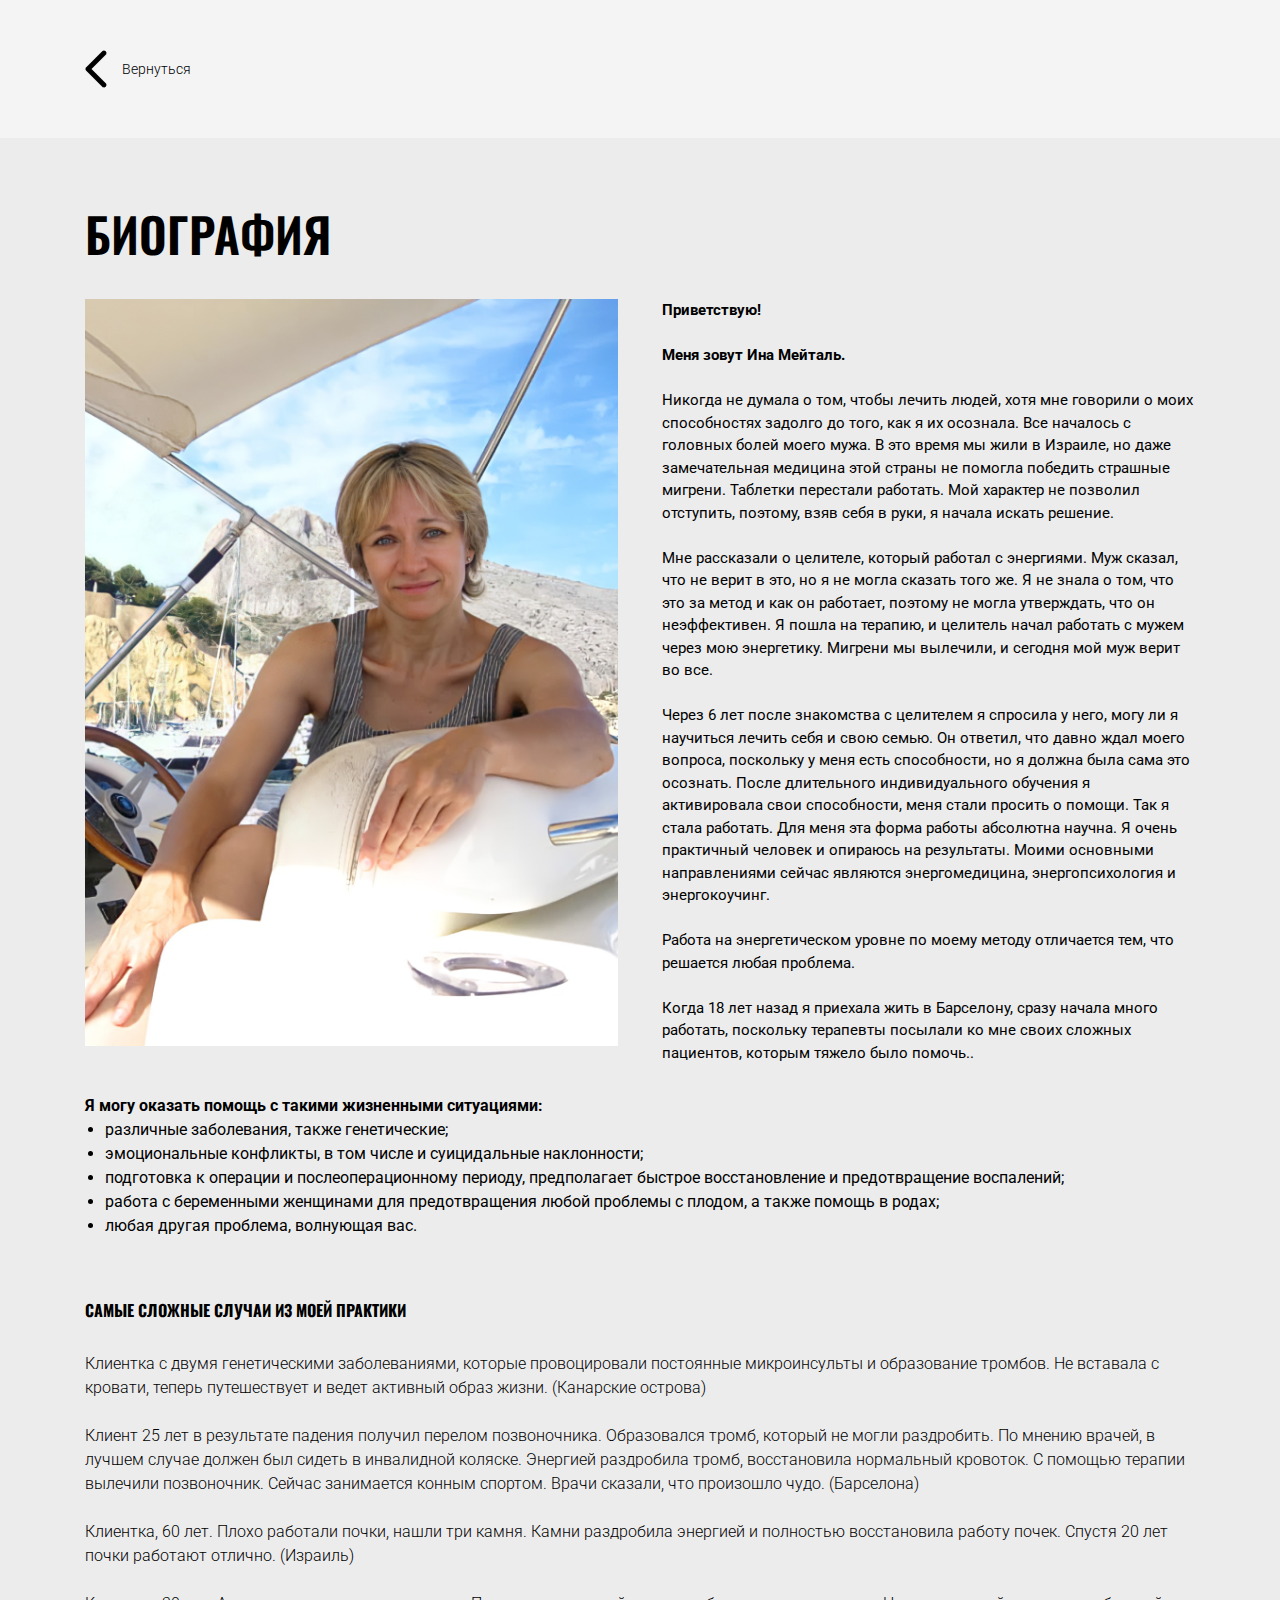
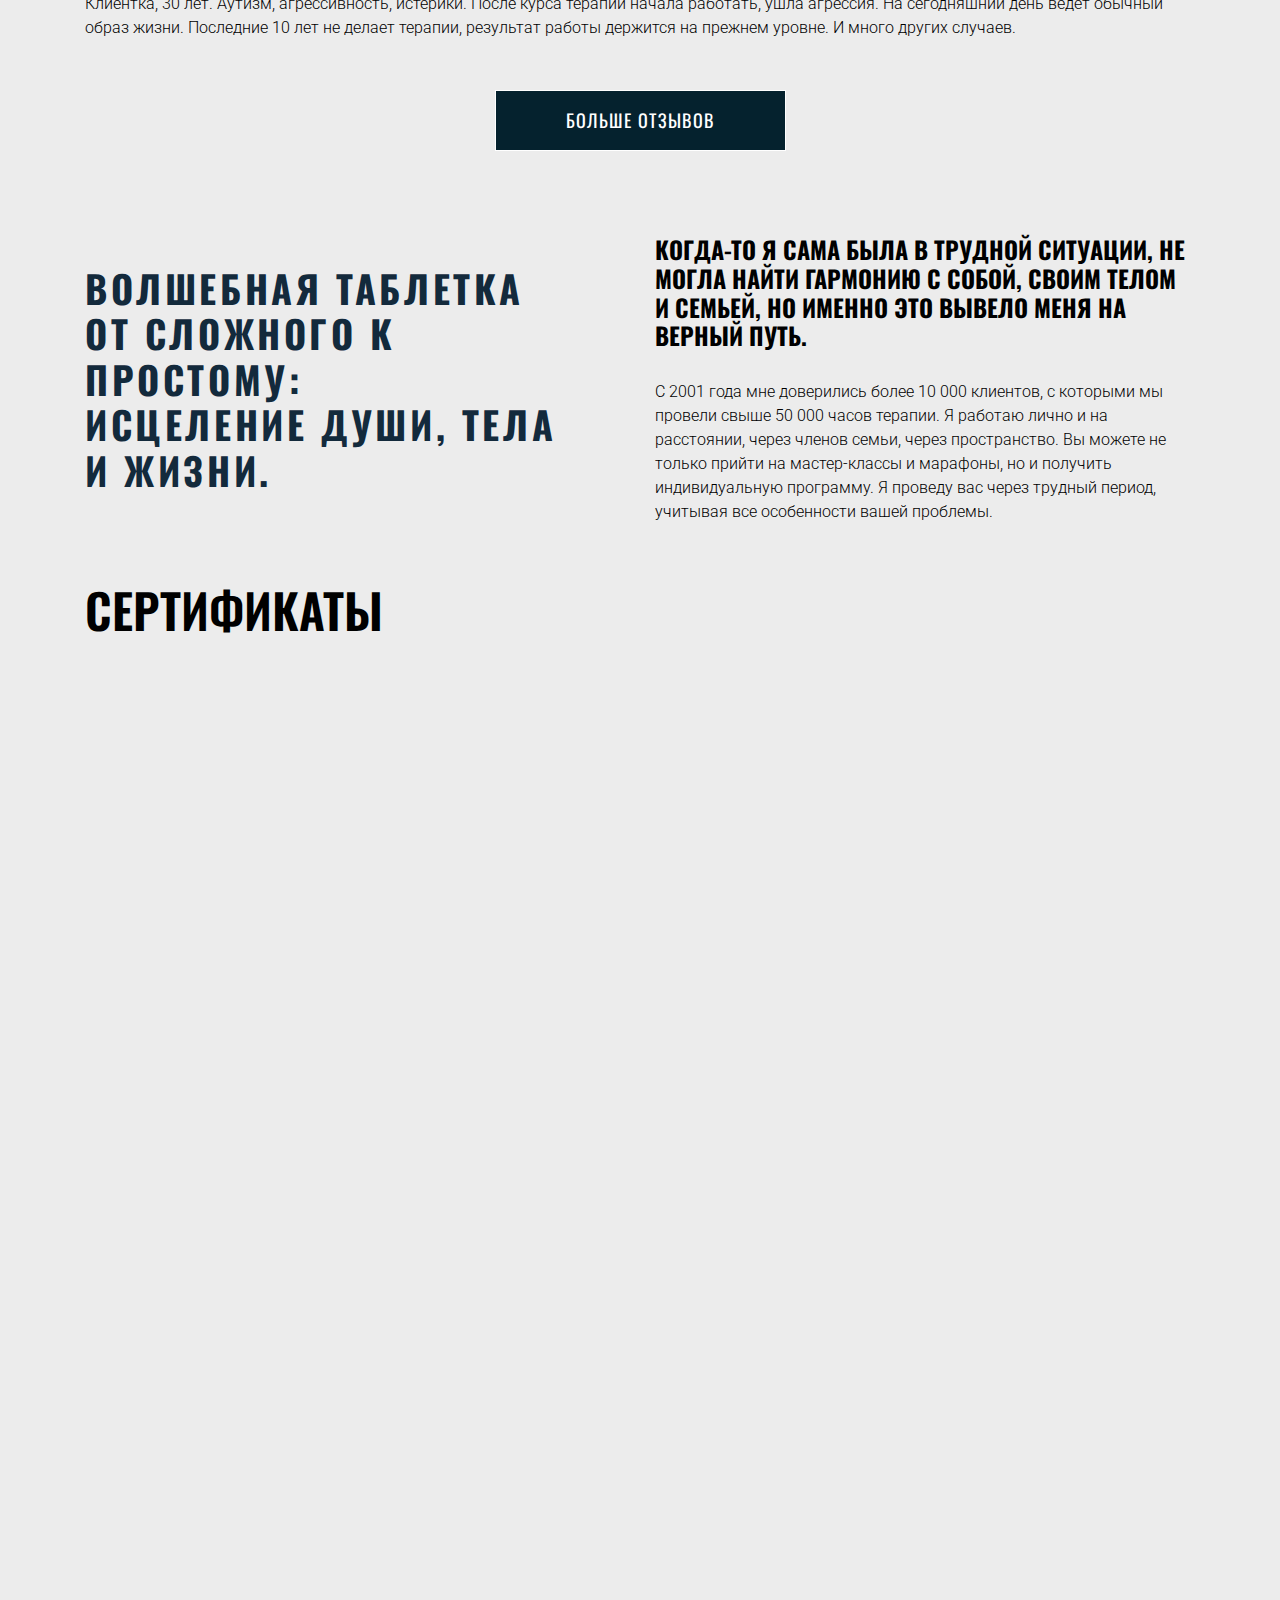
<file: biography.html>
<!DOCTYPE html>
<html lang="ru">
<head>
	<meta charset="UTF-8">
	<title>Energy</title>
	<meta name="viewport" content="width=device-width, initial-scale=1 , maximum-scale=1">
	<meta name="format-detection" content="telephone=no">
	<!-- title icon-->
	<link rel="shortcut icon" type="image/x-icon" href="Favicon.ico">
	<!-- libs css-->
	<link rel="stylesheet" href="css/libs.min.css">
	<!-- main css -->
	<link rel="stylesheet" href="https://cdn.jsdelivr.net/npm/@fancyapps/ui/dist/fancybox.css" />
	<link rel="stylesheet" href="css/main.css">
</head>
<body class="reviews-body">
<section class="reviews-back">
	<div class="container">
		<a href="/" class="send-arrow">
			<img src="img/arrow_back.png" alt="">
			<span>
				Вернуться
			</span>
		</a>
	</div>
</section>
<section class="biography-section">
	<div class="container">
		<h1 class="biography-section__title">
			Биография
		</h1>
		<div class="biography-section-wrapper">
			<div class="biography-section-left">
				<img class="pc-true" src="img/bio-page.png" alt="">
				<img class="mob-true" src="img/mobil-bg.png" alt="">
			</div>
			<div class="biography-section-right">
				<p>
					<strong>Приветствую!</strong> <br>
                    <br>
					<strong>Меня зовут Ина Мейталь.</strong>
                    <br>
                    <br>
					Никогда не думала о том, чтобы лечить людей, хотя мне говорили о моих способностях задолго до того, как я их осознала. Все началось с головных болей моего мужа. В это время мы жили в Израиле, но даже замечательная медицина этой страны не помогла победить страшные мигрени. Таблетки перестали работать. Мой характер не позволил отступить, поэтому, взяв себя в руки, я начала искать решение.
                    <br>
                    <br>
					Мне рассказали о целителе, который работал с энергиями. Муж сказал, что не верит в это, но я не могла сказать того же. Я не знала о том, что это за метод и как он работает, поэтому не могла утверждать, что он неэффективен. Я пошла на терапию, и целитель начал работать с мужем через мою энергетику. Мигрени мы вылечили, и сегодня мой муж верит во все.
                    <br>
                    <br>
					Через 6 лет после знакомства с целителем я спросила у него, могу ли я научиться лечить себя и свою семью. Он ответил, что давно ждал моего вопроса, поскольку у меня есть способности, но я должна была сама это осознать. После длительного индивидуального обучения я активировала свои способности, меня стали просить о помощи. Так я стала работать. Для меня эта форма работы абсолютна научна. Я очень практичный человек и опираюсь на результаты. Моими основными направлениями сейчас являются энергомедицина, энергопсихология и энергокоучинг.
                    <br>
                    <br>
					Работа на энергетическом уровне по моему методу отличается тем, что решается любая проблема. 
                    <br>
                    <br>
					Когда 18 лет назад я приехала жить в Барселону, сразу начала много работать, поскольку терапевты посылали ко мне	 своих сложных пациентов, которым тяжело было помочь..
				</p>
			</div>
		</div>
		<div class="biography-section-bottom">
			<strong class="biography-section-bottom__title">
				Я могу оказать помощь с такими жизненными ситуациями:
			</strong>
			<ul>
				<li>различные заболевания, также генетические;</li>
				<li>эмоциональные конфликты, в том числе и суицидальные наклонности;</li>
				<li>подготовка к операции и послеоперационному периоду, предполагает быстрое восстановление и предотвращение воспалений;</li>
				<li>работа с беременными женщинами для предотвращения любой проблемы с плодом, а также помощь в родах;</li>
				<li>любая другая проблема, волнующая вас.</li>
			</ul>
		</div>
		<div class="happening">
			<h3 class="happening-title">
				Самые сложные случаи из моей практики
			</h3>
			<p class="happening-text">
				Клиентка с двумя генетическими заболеваниями, которые провоцировали постоянные микроинсульты и образование тромбов. Не вставала с кровати, теперь путешествует и ведет активный образ жизни. (Канарские острова)
                <br>
                <br>
				Клиент 25 лет в результате падения получил перелом позвоночника. Образовался тромб, который не могли раздробить. По мнению врачей, в лучшем случае должен был сидеть в инвалидной коляске. Энергией раздробила тромб, восстановила нормальный кровоток. С помощью терапии вылечили позвоночник. Сейчас занимается конным спортом. Врачи сказали, что произошло чудо. (Барселона)
                <br>
                <br>
				Клиентка, 60 лет. Плохо работали почки, нашли три камня. Камни раздробила энергией и полностью восстановила работу почек. Спустя 20 лет почки работают отлично. (Израиль)
                <br>
                <br>
				Клиентка, 30 лет. Аутизм, агрессивность, истерики. После курса терапий начала работать, ушла агрессия. На сегодняшний день ведет обычный образ жизни. Последние 10 лет не делает терапии, результат работы держится на прежнем уровне.
				И много других случаев.
			</p>
			<a href="reviews-inna.html" class="happening-btn">
				больше отзывов
			</a>
		</div>
		<div class="magic">
			<div class="magic-left">
				<h4 class="magic-left__title">
					Волшебная таблетка <br>
					от сложного к <br>простому: <br>
					исцеление души, тела <br>
					и жизни.
				</h4>
			</div>
			<div class="magic-right">
				<p class="magic-right__title">
					Когда-то я сама была в трудной ситуации, не могла найти гармонию с собой, своим телом и семьей, но именно это вывело меня на верный путь.  
				</p>
				<p class="magic-right__text">
					С 2001 года мне доверились более 10 000 клиентов, с которыми
					мы провели свыше 50 000 часов терапии. Я работаю лично
					и на расстоянии, через членов семьи, через пространство. 
					Вы можете не только прийти на мастер-классы и марафоны,
					но и получить индивидуальную программу. Я проведу вас через трудный период, учитывая все особенности  вашей проблемы.
				</p>
			</div>
		</div>
	</div>
</section>
<section class="certificates">
	<div class="container">
		<h2 class="section-title section-title__left">
			Сертификаты
		</h2>
		<div class="certificates-row">
			<a href="img/sertificate/zoom/zom (3).png" data-fancybox="certificates"><img src="img/sertificate/serf (1).png" alt="" class="certificates__img wow fadeInUp"></a>
			<a href="img/sertificate/zoom/zom (4).png" data-fancybox="certificates"><img src="img/sertificate/serf (2).png" alt="" class="certificates__img wow fadeInUp"></a>
			<a href="img/sertificate/zoom/zom (5).png" data-fancybox="certificates"><img src="img/sertificate/serf (3).png" alt="" class="certificates__img wow fadeInUp"></a>
			<a href="img/sertificate/zoom/zom (6).png" data-fancybox="certificates"><img src="img/sertificate/serf (4).png" alt="" class="certificates__img wow fadeInUp"></a>
			<a href="img/sertificate/zoom/zom (1).png" data-fancybox="certificates"><img src="img/sertificate/serf (5).png" alt="" class="certificates__img wow fadeInUp"></a>
			<a href="img/sertificate/zoom/zom (2).png" data-fancybox="certificates"><img src="img/sertificate/serf (6).png" alt="" class="certificates__img wow fadeInUp"></a>
		</div>
	</div>
</section>
<section class="contacts">
	<div class="container">
		<div class="section-title section-title__left wow fadeInLeft">
			Контакты
		</div>
		<div class="contacts-wrap">
			<div class="contacts-left wow fadeInLeft">
				<img src="img/contacts.png" alt="">
			</div>
			<div class="contacts-right wow fadeInRight">
				<h2 class="contacts-right__title">
					Ина Мейталь
				</h2>
				<p class="contacts-right__subtext">
					Подписывайтесь на новости в социальных сетях
				</p>
				<div class="contacts-soc">
					<a href="#" class="contacts-soc__item">
						<svg width="40" height="40" viewBox="0 0 40 40" fill="none" xmlns="http://www.w3.org/2000/svg">
						<path d="M34.2871 5.01923C33.7332 4.96047 33.131 5.04699 32.526 5.28615C31.776 5.58115 20.024 10.5247 9.06901 15.1364L5.44922 16.6599C4.04755 17.2282 3.33984 18.1525 3.33984 19.3975C3.33984 20.2691 3.70875 21.4515 5.46875 22.1481L11.5788 24.596C12.1071 26.181 13.3342 29.8612 13.6426 30.8395C13.8259 31.4195 14.289 32.8807 15.459 33.2223C15.699 33.304 15.9494 33.3461 16.2044 33.346C16.9428 33.346 17.4744 33.0024 17.7344 32.8024L21.6178 29.5179L26.3346 33.8799C26.5163 34.0649 27.4779 34.9997 28.7695 34.9997C30.3812 34.9997 31.6037 33.6581 31.8587 32.3597C31.9971 31.6481 36.5462 8.81146 36.5462 8.8148C36.9546 6.98313 36.2204 6.03295 35.7487 5.62795C35.3445 5.28212 34.8411 5.07798 34.2871 5.01923ZM33.1836 8.61949C32.5553 11.7695 29.13 28.9634 28.61 31.4418L21.7155 25.0648L17.0378 29.0264L18.3333 23.958C18.3333 23.958 27.2709 14.9111 27.8092 14.3845C28.2426 13.9628 28.3333 13.815 28.3333 13.6683C28.3333 13.4733 28.233 13.333 28.0013 13.333C27.793 13.333 27.51 13.5327 27.36 13.626C25.4544 14.814 17.3402 19.4368 13.3464 21.7087L7.55208 19.3942L10.3646 18.2126C17.5296 15.1959 30.2903 9.82282 33.1836 8.61949Z" fill="#666666"/>
						</svg>
					</a>
					<a href="#" class="contacts-soc__item contacts-soc__item_center">
						<svg width="40" height="40" viewBox="0 0 40 40" fill="none" xmlns="http://www.w3.org/2000/svg">
						<path d="M13.3333 5C8.73833 5 5 8.73833 5 13.3333V26.6667C5 31.2617 8.73833 35 13.3333 35H26.6667C31.2617 35 35 31.2617 35 26.6667V13.3333C35 8.73833 31.2617 5 26.6667 5H13.3333ZM13.3333 8.33333H26.6667C29.4233 8.33333 31.6667 10.5767 31.6667 13.3333V26.6667C31.6667 29.4233 29.4233 31.6667 26.6667 31.6667H13.3333C10.5767 31.6667 8.33333 29.4233 8.33333 26.6667V13.3333C8.33333 10.5767 10.5767 8.33333 13.3333 8.33333ZM28.3333 10C27.8913 10 27.4674 10.1756 27.1548 10.4882C26.8423 10.8007 26.6667 11.2246 26.6667 11.6667C26.6667 12.1087 26.8423 12.5326 27.1548 12.8452C27.4674 13.1577 27.8913 13.3333 28.3333 13.3333C28.7754 13.3333 29.1993 13.1577 29.5118 12.8452C29.8244 12.5326 30 12.1087 30 11.6667C30 11.2246 29.8244 10.8007 29.5118 10.4882C29.1993 10.1756 28.7754 10 28.3333 10ZM20 11.6667C15.405 11.6667 11.6667 15.405 11.6667 20C11.6667 24.595 15.405 28.3333 20 28.3333C24.595 28.3333 28.3333 24.595 28.3333 20C28.3333 15.405 24.595 11.6667 20 11.6667ZM20 15C22.7567 15 25 17.2433 25 20C25 22.7567 22.7567 25 20 25C17.2433 25 15 22.7567 15 20C15 17.2433 17.2433 15 20 15Z" fill="#666666"/>
						</svg>
					</a>
					<a href="#" class="contacts-soc__item">
						<svg width="40" height="40" viewBox="0 0 40 40" fill="none" xmlns="http://www.w3.org/2000/svg">
						<path d="M35.9188 11.6002C35.6 9.84082 34.0812 8.55957 32.3188 8.15957C29.6812 7.6002 24.8 7.2002 19.5188 7.2002C14.2406 7.2002 9.28125 7.6002 6.64063 8.15957C4.88125 8.55957 3.35938 9.75957 3.04063 11.6002C2.71875 13.6002 2.4 16.4002 2.4 20.0002C2.4 23.6002 2.71875 26.4002 3.11875 28.4002C3.44063 30.1596 4.95938 31.4408 6.71875 31.8408C9.51875 32.4002 14.3188 32.8002 19.6 32.8002C24.8813 32.8002 29.6812 32.4002 32.4812 31.8408C34.2406 31.4408 35.7594 30.2408 36.0812 28.4002C36.4 26.4002 36.8 23.5189 36.8812 20.0002C36.7188 16.4002 36.3187 13.6002 35.9188 11.6002ZM15.2 25.6002V14.4002L24.9594 20.0002L15.2 25.6002Z" fill="#666666"/>
						</svg>
					</a>
				</div>
				<div class="contacts-bottom">
					<span class="contacts-bottom__title">
						Остались вопросы?
					</span>
					<a href="#" class="body-btn contacts-bottom__btn">
						написать
					</a>
				</div>
			</div>
		</div>
	</div>
</section>
<footer class="footer">
	<div class="container wow fadeInUp">
		<ul class="footer-list">
			<li class="footer-list__item">
				<a class="footer-list__item_link scroll-btn" href="#header">Главная</a>
			</li>
			<li class="footer-list__item">
				<a class="footer-list__item_link scroll-btn" href="#biography">Биография</a>
			</li>
			<li class="footer-list__item">
				<a class="footer-list__item_link scroll-btn" href="#services">О курсах</a>
			</li>
			<li class="footer-list__item">
				<a class="footer-list__item_link scroll-btn" href="#services">отзывы</a>
			</li>
			<li class="footer-list__item">
				<a class="footer-list__item_link footer-list__item_link_btn" href="">Запись</a>
			</li>
		</ul>
	</div>
</footer>
<!-- libs js -->
<script src="js/libs.min.js"></script>
<script src="https://cdn.jsdelivr.net/npm/@fancyapps/ui@4.0/dist/fancybox.umd.js"></script>
<script src="js/common.js"></script>
</body>

</html>
</file>
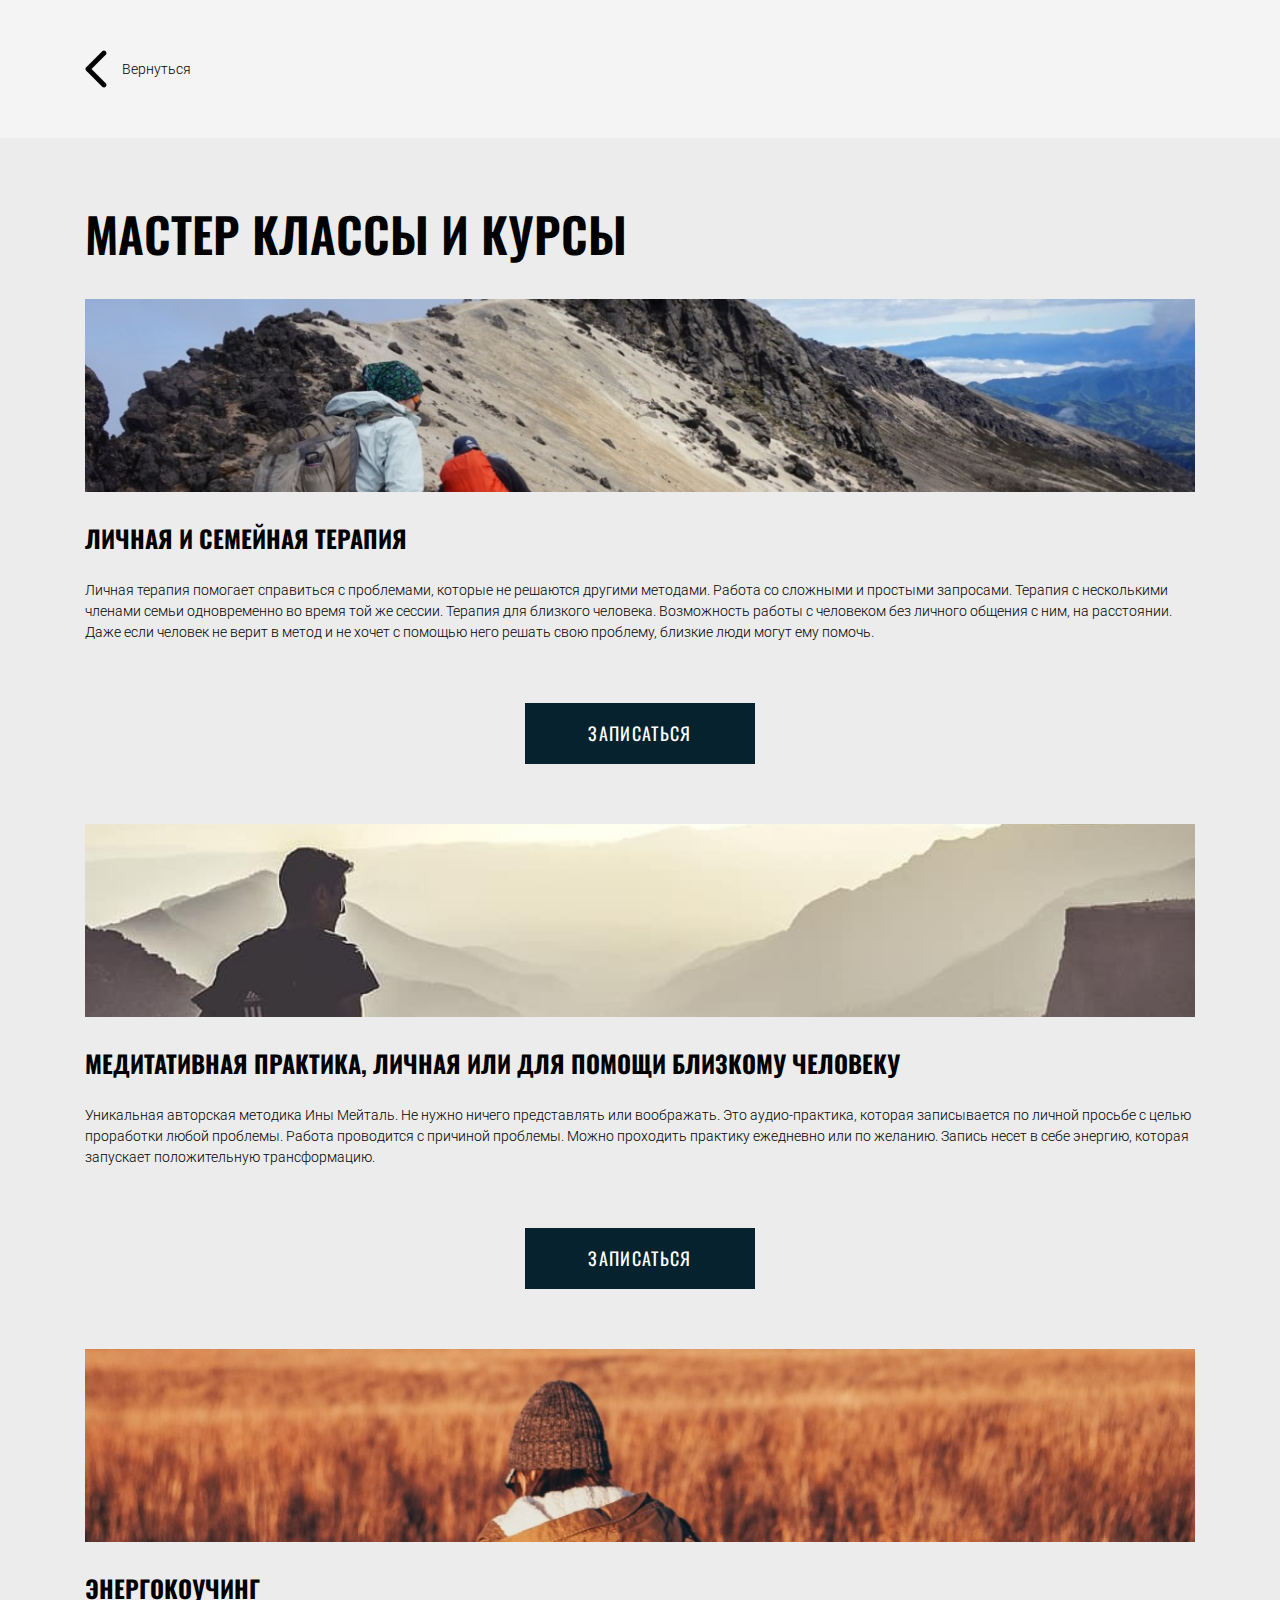
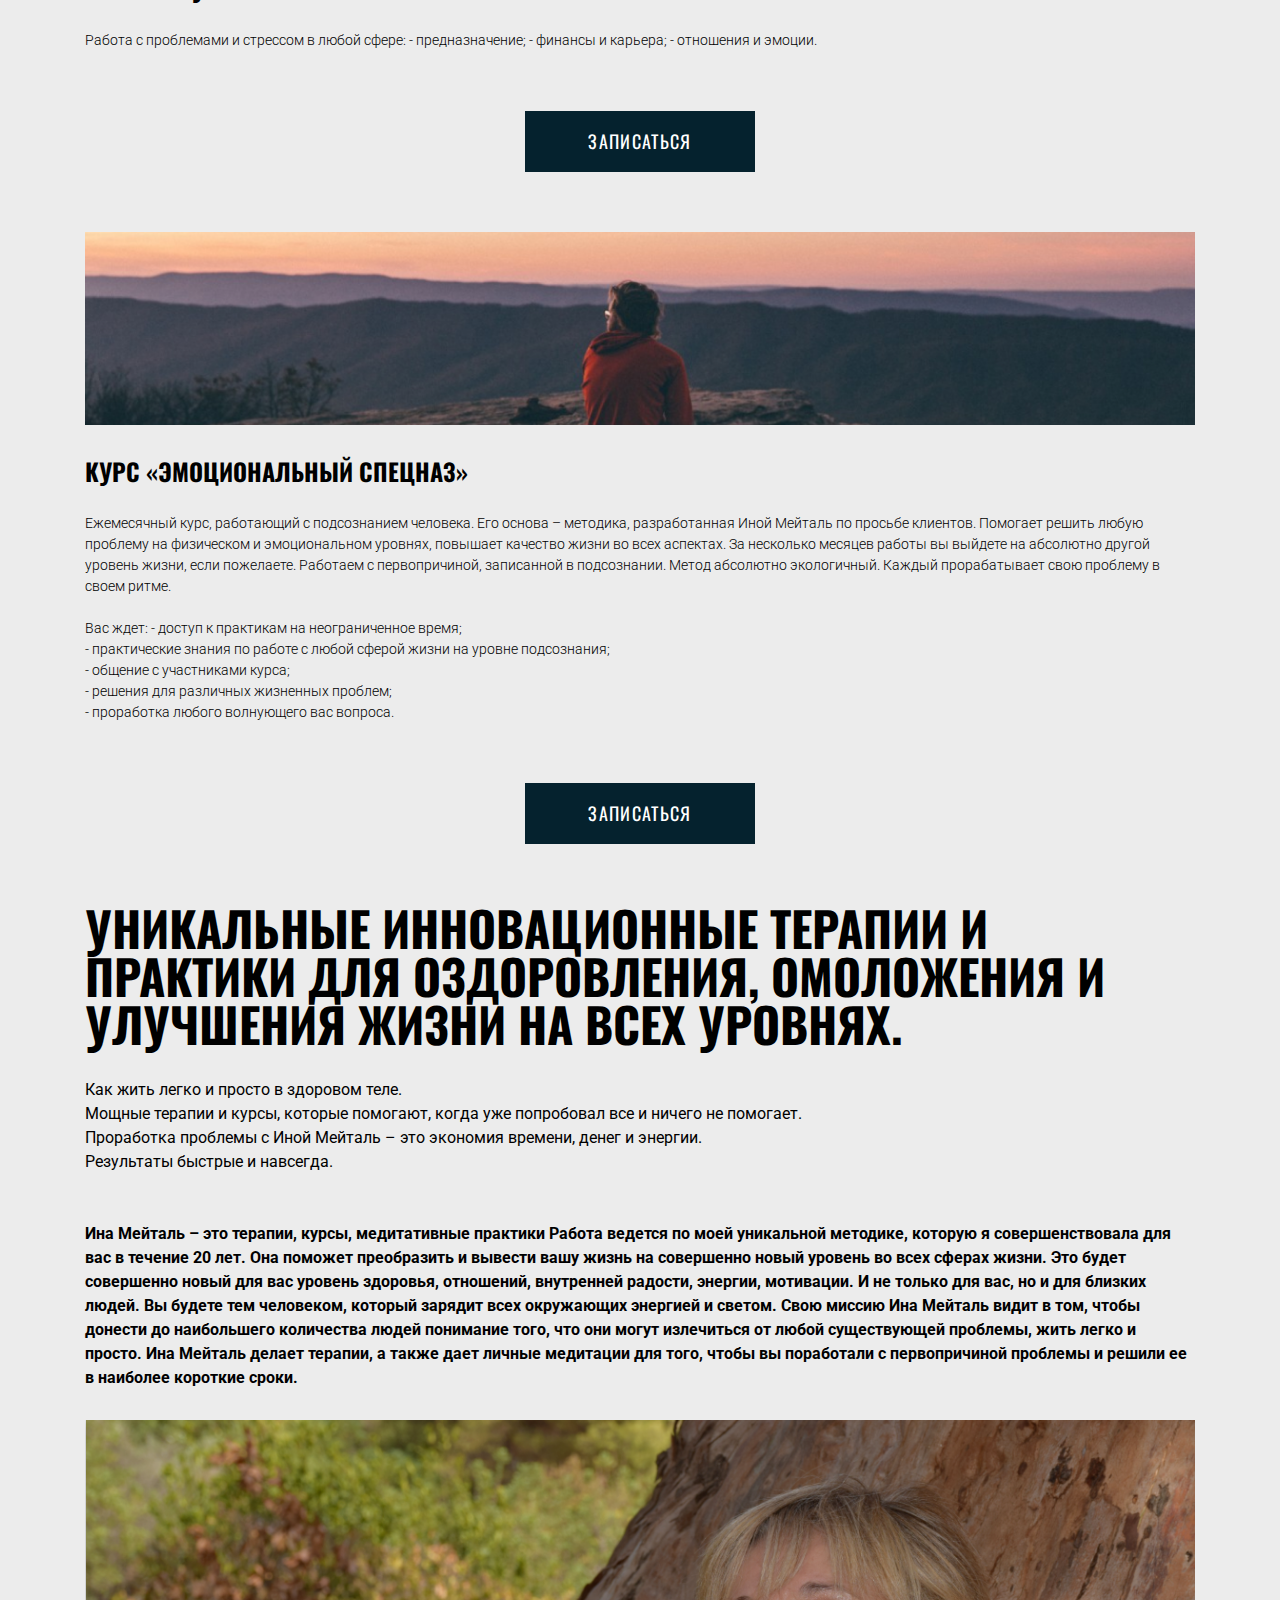
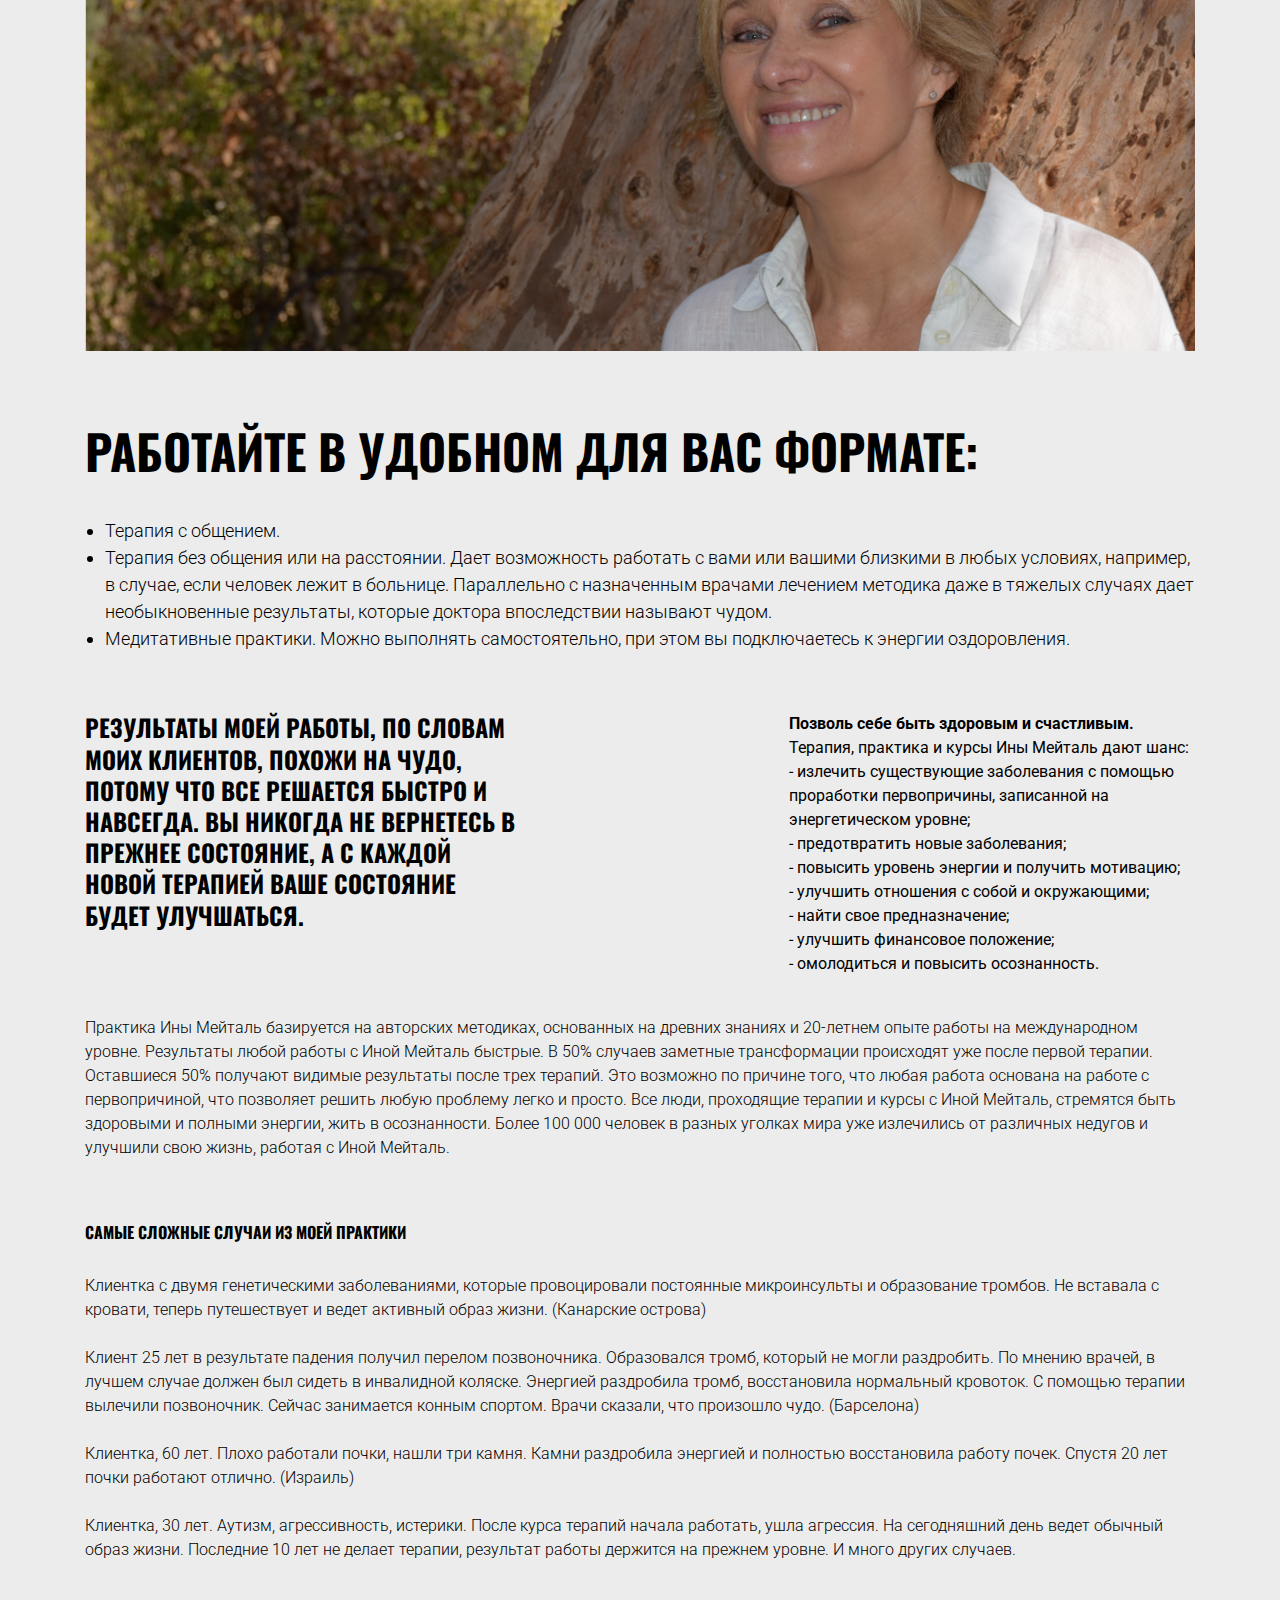
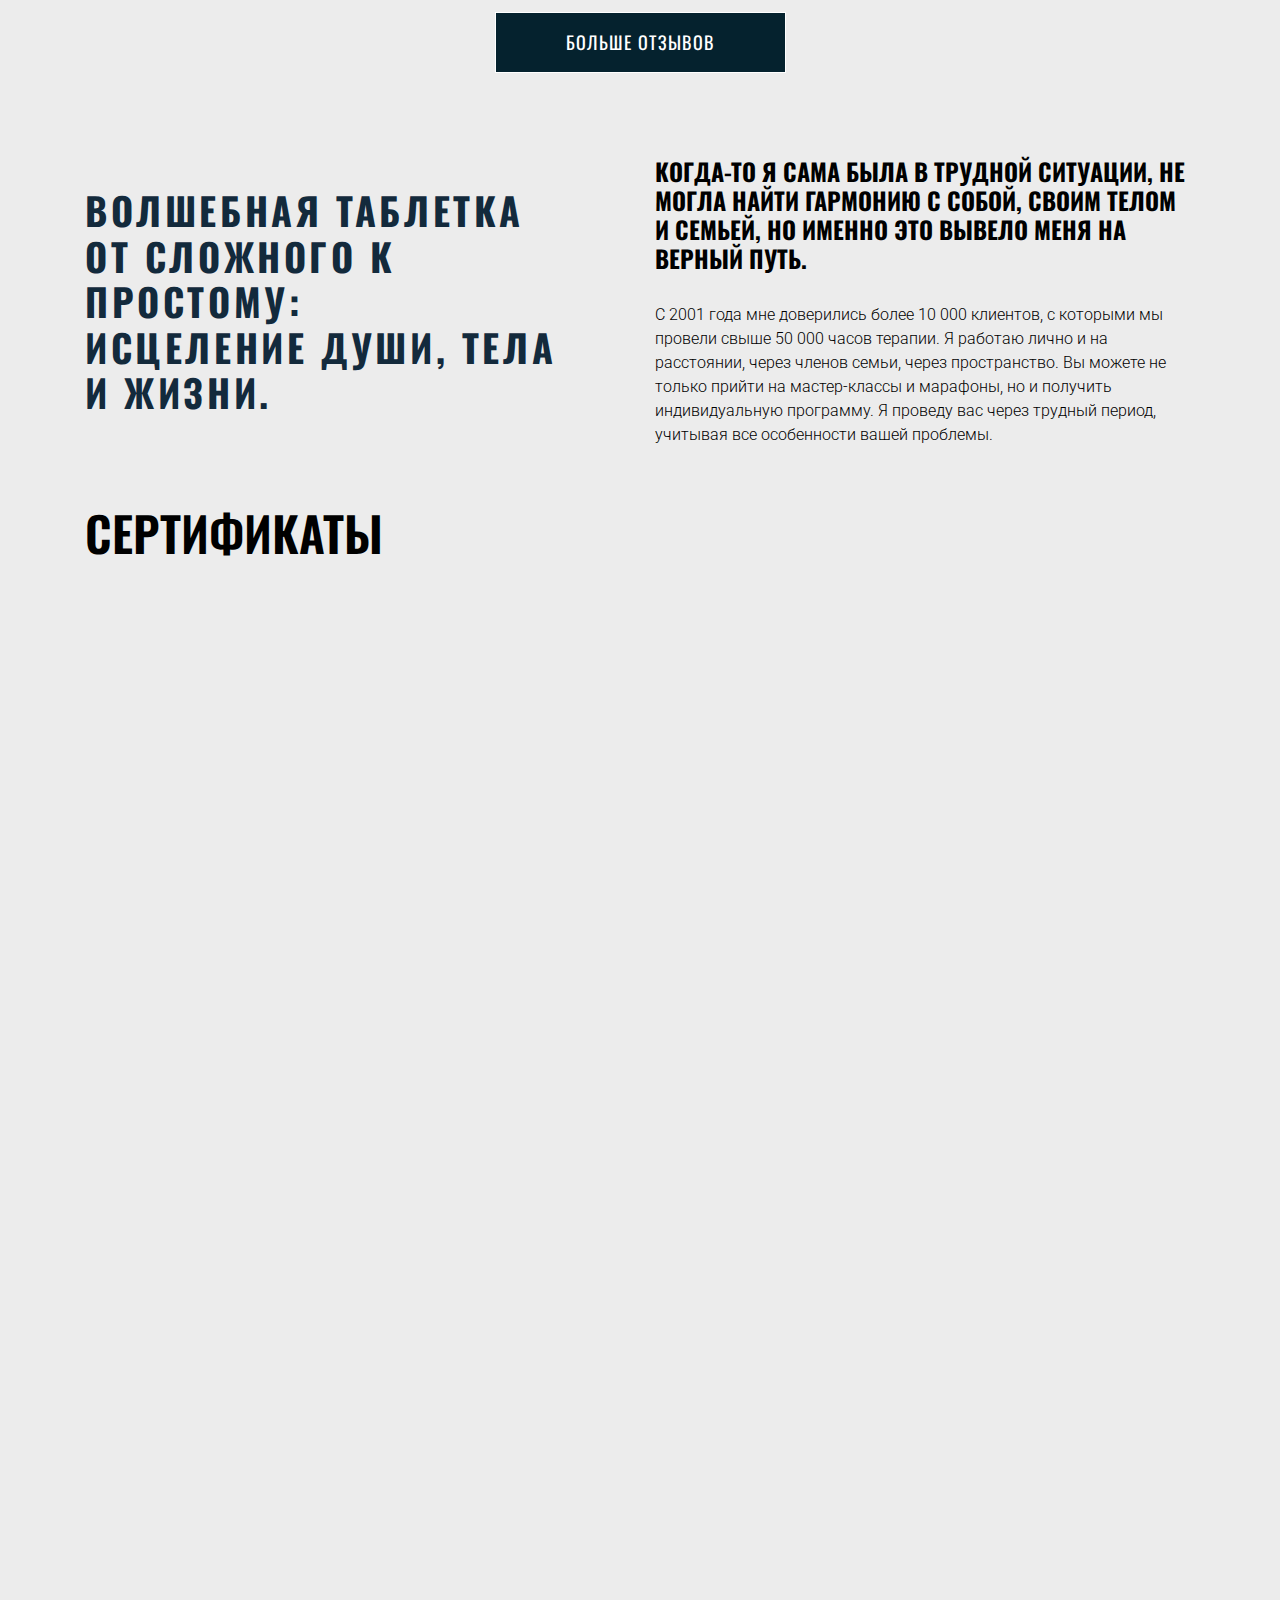
<file: class.html>
<!DOCTYPE html>
<html lang="ru">
<head>
	<meta charset="UTF-8">
	<title>Energy</title>
	<meta name="viewport" content="width=device-width, initial-scale=1 , maximum-scale=1">
	<meta name="format-detection" content="telephone=no">
	<!-- title icon-->
	<link rel="shortcut icon" type="image/x-icon" href="Favicon.ico">
	<!-- libs css-->
	<link rel="stylesheet" href="css/libs.min.css">
	<!-- main css -->
	<link rel="stylesheet" href="https://cdn.jsdelivr.net/npm/@fancyapps/ui/dist/fancybox.css" />
	<link rel="stylesheet" href="css/main.css">
</head>
<body class="reviews-body class-body">
<section class="reviews-back">
	<div class="container">
		<a href="/" class="send-arrow">
			<img src="img/arrow_back.png" alt="">
			<span>
				Вернуться
			</span>
		</a>
	</div>
</section>
<section class="biography-section class-section">
	<div class="container">
		<h1 class="biography-section__title">
			Мастер классы и курсы
		</h1>
		<div class="class-wrapper">
			<div class="class-block">
				<img src="img/class-1.png" alt="" class="class-block__img">
				<img class="mob-true" src="img/class-mob (3).png" alt="">
				<div class="class-block-text">
					<h2 class="class-block__title">
						Личная и семейная терапия
					</h2>
					<p class="class-block__text">
						Личная терапия помогает справиться с проблемами, которые не решаются другими методами. Работа со сложными и простыми запросами. 
						Терапия с несколькими членами семьи одновременно во время той же сессии.
						Терапия для близкого человека. Возможность работы с человеком без личного общения с ним, на расстоянии. Даже если человек не верит в метод и не хочет с помощью него решать свою проблему, близкие люди могут ему помочь.
					</p>
					<a href="#" class="class-block__btn">
						Записаться
					</a>
				</div>
			</div>
			<div class="class-block">
				<img src="img/class-1 (2).png" alt="" class="class-block__img">
				<img class="mob-true" src="img/class-mob (4).png" alt="">
				<div class="class-block-text">
					<h2 class="class-block__title">
						Медитативная практика, личная или для помощи близкому человеку
					</h2>
					<p class="class-block__text">
						Уникальная авторская методика Ины Мейталь. Не нужно ничего представлять или воображать. Это аудио-практика, которая записывается по личной просьбе с целью проработки любой проблемы. Работа проводится с причиной проблемы. Можно проходить практику ежедневно или по желанию. Запись несет в себе энергию, которая запускает положительную трансформацию.
					</p>
					<a href="#" class="class-block__btn">
						Записаться
					</a>
				</div>
			</div>
			<div class="class-block">
				<img src="img/class-1 (1).png" alt="" class="class-block__img">
				<img class="mob-true" src="img/class-mob (1).png" alt="">
				<div class="class-block-text">
					<h2 class="class-block__title">
						Энергокоучинг
					</h2>
					<p class="class-block__text">
						Работа с проблемами и стрессом в любой сфере:
						- предназначение;
						- финансы и карьера;
						- отношения и эмоции. 
					</p>
					<a href="#" class="class-block__btn">
						Записаться
					</a>
				</div>
			</div>
			<div class="class-block">
				<img src="img/class-1 (3).png" alt="" class="class-block__img">
				<img class="mob-true" src="img/class-mob (2).png" alt="">
				<div class="class-block-text">
					<h2 class="class-block__title">
						Курс «Эмоциональный спецназ»
					</h2>
					<p class="class-block__text">
						Ежемесячный курс, работающий с подсознанием человека. Его основа – методика, разработанная Иной Мейталь по просьбе клиентов. Помогает решить любую проблему на физическом и эмоциональном уровнях, повышает качество жизни во всех аспектах. За несколько месяцев работы вы выйдете на абсолютно другой уровень жизни, если пожелаете. Работаем с первопричиной, записанной в подсознании. Метод абсолютно экологичный. Каждый прорабатывает свою проблему в своем ритме.
                        <br>
                        <br>
                        Вас ждет:
                        - доступ к практикам на неограниченное время; <br>
                        - практические знания по работе с любой сферой жизни на уровне подсознания; <br>
                        - общение с участниками курса; <br>
                        - решения для различных жизненных проблем; <br>
                        - проработка любого волнующего вас вопроса.
					</p>
					<a href="#" class="class-block__btn">
						Записаться
					</a>
				</div>
			</div>
		</div>
		<div class="innovations">
			<h2 class="innovations__title">
				Уникальные инновационные терапии и практики для оздоровления, омоложения и улучшения жизни на всех уровнях.
			</h2>
			<p class="innovations__text">
				Как жить легко и просто в здоровом теле. <br>
				Мощные терапии и курсы, которые помогают, когда уже попробовал все и ничего не помогает. <br>
				Проработка проблемы с Иной Мейталь – это экономия времени, денег и энергии. <br>
				Результаты быстрые и навсегда. <br>
				<br>
				<br>
				<strong>
					Ина Мейталь – это терапии, курсы, медитативные практики<span class="br"></span>
					Работа ведется по моей уникальной методике, которую я совершенствовала для вас в течение 20 лет. Она поможет преобразить и вывести вашу жизнь на совершенно новый уровень во всех сферах жизни. Это будет совершенно новый для вас уровень здоровья, отношений, внутренней радости, энергии, мотивации. И не только для вас, но и для близких людей. Вы будете тем человеком, который зарядит всех окружающих энергией и светом.
					Свою миссию Ина Мейталь видит в том, чтобы донести до наибольшего количества людей понимание того, что они могут излечиться от любой существующей проблемы, жить легко и просто. 
					Ина Мейталь делает терапии, а также дает личные медитации для того, чтобы вы поработали с первопричиной проблемы и решили ее в наиболее короткие сроки. 
				</strong>
			</p>
			<img src="img/inna.png" alt="" class="innovations__inna">
		</div>
		<div class="format">
			<h2 class="format__title">
				Работайте в удобном для вас формате:
			</h2>
			<ul class="format-list">
				<li class="format-list__item">
					Терапия с общением.
				</li>
				<li class="format-list__item">
					Терапия без общения или на расстоянии. Дает возможность работать с вами или вашими близкими в любых условиях, например, в случае, если человек лежит в больнице. Параллельно с назначенным врачами лечением методика даже в тяжелых случаях дает необыкновенные результаты, которые доктора впоследствии называют чудом. 
				</li>
				<li class="format-list__item">
					Медитативные практики. Можно выполнять самостоятельно, при этом вы подключаетесь к энергии оздоровления.
				</li>	
			</ul>
			<div class="format-wrapper">
				<div class="format-left">
					Результаты моей работы, по словам моих клиентов, похожи на чудо, потому что все решается быстро
					и навсегда. Вы никогда не вернетесь в прежнее состояние, а с каждой новой терапией ваше состояние будет улучшаться.
				</div>
				<div class="format-right">
					<strong>Позволь себе быть здоровым и счастливым.</strong> <br>
					Терапия, практика и курсы Ины Мейталь дают шанс: <br>
					-	излечить существующие заболевания с помощью проработки первопричины, записанной на энергетическом уровне; <br>
					-	предотвратить новые заболевания; <br>
					-	повысить уровень энергии и получить мотивацию; <br>
					-	улучшить отношения с собой и окружающими; <br>
					-	найти свое предназначение; <br>
					-	улучшить финансовое положение; <br>
					-	омолодиться и повысить осознанность.
				</div>
			</div>
			<p class="format-bottom">
				Практика Ины Мейталь базируется на авторских методиках, основанных на древних знаниях и 20-летнем опыте работы на международном уровне. 
				Результаты любой работы с Иной Мейталь быстрые.
				В 50% случаев заметные трансформации происходят уже после первой терапии. Оставшиеся 50% получают видимые результаты после трех терапий. Это возможно по причине того, что любая работа основана на работе с первопричиной, что позволяет решить любую проблему легко и просто.
				Все люди, проходящие терапии и курсы с Иной Мейталь, стремятся быть здоровыми и полными энергии, жить в осознанности.
				Более 100 000 человек в разных уголках мира уже излечились от различных недугов и улучшили свою жизнь, работая с Иной Мейталь.
			</p>
		</div>
		<div class="happening">
			<h3 class="happening-title">
				Самые сложные случаи из моей практики
			</h3>
			<p class="happening-text">
				Клиентка с двумя генетическими заболеваниями, которые провоцировали постоянные микроинсульты и образование тромбов. Не вставала с кровати, теперь путешествует и ведет активный образ жизни. (Канарские острова)
                <br>
                <br>
				Клиент 25 лет в результате падения получил перелом позвоночника. Образовался тромб, который не могли раздробить. По мнению врачей, в лучшем случае должен был сидеть в инвалидной коляске. Энергией раздробила тромб, восстановила нормальный кровоток. С помощью терапии вылечили позвоночник. Сейчас занимается конным спортом. Врачи сказали, что произошло чудо. (Барселона)
                <br>
                <br>
				Клиентка, 60 лет. Плохо работали почки, нашли три камня. Камни раздробила энергией и полностью восстановила работу почек. Спустя 20 лет почки работают отлично. (Израиль)
                <br>
                <br>
				Клиентка, 30 лет. Аутизм, агрессивность, истерики. После курса терапий начала работать, ушла агрессия. На сегодняшний день ведет обычный образ жизни. Последние 10 лет не делает терапии, результат работы держится на прежнем уровне.
				И много других случаев.
			</p>
			<a href="reviews-inna.html" class="happening-btn">
				больше отзывов
			</a>
		</div>
		<div class="magic">
			<div class="magic-left">
				<h4 class="magic-left__title">
					Волшебная таблетка <br>
					от сложного к <br>простому: <br>
					исцеление души, тела <br>
					и жизни.
				</h4>
			</div>
			<div class="magic-right">
				<p class="magic-right__title">
					Когда-то я сама была в трудной ситуации, не могла найти гармонию с собой, своим телом и семьей, но именно это вывело меня на верный путь.  
				</p>
				<p class="magic-right__text">
					С 2001 года мне доверились более 10 000 клиентов, с которыми
					мы провели свыше 50 000 часов терапии. Я работаю лично
					и на расстоянии, через членов семьи, через пространство. 
					Вы можете не только прийти на мастер-классы и марафоны,
					но и получить индивидуальную программу. Я проведу вас через трудный период, учитывая все особенности  вашей проблемы.
				</p>
			</div>
		</div>
	</div>
</section>
<section class="certificates">
	<div class="container">
		<h2 class="section-title section-title__left">
			Сертификаты
		</h2>
		<div class="certificates-row">
			<a href="img/sertificate/zoom/zom (3).png" data-fancybox="certificates"><img src="img/sertificate/serf (1).png" alt="" class="certificates__img wow fadeInUp"></a>
			<a href="img/sertificate/zoom/zom (4).png" data-fancybox="certificates"><img src="img/sertificate/serf (2).png" alt="" class="certificates__img wow fadeInUp"></a>
			<a href="img/sertificate/zoom/zom (5).png" data-fancybox="certificates"><img src="img/sertificate/serf (3).png" alt="" class="certificates__img wow fadeInUp"></a>
			<a href="img/sertificate/zoom/zom (6).png" data-fancybox="certificates"><img src="img/sertificate/serf (4).png" alt="" class="certificates__img wow fadeInUp"></a>
			<a href="img/sertificate/zoom/zom (1).png" data-fancybox="certificates"><img src="img/sertificate/serf (5).png" alt="" class="certificates__img wow fadeInUp"></a>
			<a href="img/sertificate/zoom/zom (2).png" data-fancybox="certificates"><img src="img/sertificate/serf (6).png" alt="" class="certificates__img wow fadeInUp"></a>
		</div>
	</div>
</section>
<section class="contacts">
	<div class="container">
		<div class="section-title section-title__left wow fadeInLeft">
			Контакты
		</div>
		<div class="contacts-wrap">
			<div class="contacts-left wow fadeInLeft">
				<img src="img/contacts.png" alt="">
			</div>
			<div class="contacts-right wow fadeInRight">
				<h2 class="contacts-right__title">
					Ина Мейталь
				</h2>
				<p class="contacts-right__subtext">
					Подписывайтесь на новости в социальных сетях
				</p>
				<div class="contacts-soc">
					<a href="#" class="contacts-soc__item">
						<svg width="40" height="40" viewBox="0 0 40 40" fill="none" xmlns="http://www.w3.org/2000/svg">
						<path d="M34.2871 5.01923C33.7332 4.96047 33.131 5.04699 32.526 5.28615C31.776 5.58115 20.024 10.5247 9.06901 15.1364L5.44922 16.6599C4.04755 17.2282 3.33984 18.1525 3.33984 19.3975C3.33984 20.2691 3.70875 21.4515 5.46875 22.1481L11.5788 24.596C12.1071 26.181 13.3342 29.8612 13.6426 30.8395C13.8259 31.4195 14.289 32.8807 15.459 33.2223C15.699 33.304 15.9494 33.3461 16.2044 33.346C16.9428 33.346 17.4744 33.0024 17.7344 32.8024L21.6178 29.5179L26.3346 33.8799C26.5163 34.0649 27.4779 34.9997 28.7695 34.9997C30.3812 34.9997 31.6037 33.6581 31.8587 32.3597C31.9971 31.6481 36.5462 8.81146 36.5462 8.8148C36.9546 6.98313 36.2204 6.03295 35.7487 5.62795C35.3445 5.28212 34.8411 5.07798 34.2871 5.01923ZM33.1836 8.61949C32.5553 11.7695 29.13 28.9634 28.61 31.4418L21.7155 25.0648L17.0378 29.0264L18.3333 23.958C18.3333 23.958 27.2709 14.9111 27.8092 14.3845C28.2426 13.9628 28.3333 13.815 28.3333 13.6683C28.3333 13.4733 28.233 13.333 28.0013 13.333C27.793 13.333 27.51 13.5327 27.36 13.626C25.4544 14.814 17.3402 19.4368 13.3464 21.7087L7.55208 19.3942L10.3646 18.2126C17.5296 15.1959 30.2903 9.82282 33.1836 8.61949Z" fill="#666666"/>
						</svg>
					</a>
					<a href="#" class="contacts-soc__item contacts-soc__item_center">
						<svg width="40" height="40" viewBox="0 0 40 40" fill="none" xmlns="http://www.w3.org/2000/svg">
						<path d="M13.3333 5C8.73833 5 5 8.73833 5 13.3333V26.6667C5 31.2617 8.73833 35 13.3333 35H26.6667C31.2617 35 35 31.2617 35 26.6667V13.3333C35 8.73833 31.2617 5 26.6667 5H13.3333ZM13.3333 8.33333H26.6667C29.4233 8.33333 31.6667 10.5767 31.6667 13.3333V26.6667C31.6667 29.4233 29.4233 31.6667 26.6667 31.6667H13.3333C10.5767 31.6667 8.33333 29.4233 8.33333 26.6667V13.3333C8.33333 10.5767 10.5767 8.33333 13.3333 8.33333ZM28.3333 10C27.8913 10 27.4674 10.1756 27.1548 10.4882C26.8423 10.8007 26.6667 11.2246 26.6667 11.6667C26.6667 12.1087 26.8423 12.5326 27.1548 12.8452C27.4674 13.1577 27.8913 13.3333 28.3333 13.3333C28.7754 13.3333 29.1993 13.1577 29.5118 12.8452C29.8244 12.5326 30 12.1087 30 11.6667C30 11.2246 29.8244 10.8007 29.5118 10.4882C29.1993 10.1756 28.7754 10 28.3333 10ZM20 11.6667C15.405 11.6667 11.6667 15.405 11.6667 20C11.6667 24.595 15.405 28.3333 20 28.3333C24.595 28.3333 28.3333 24.595 28.3333 20C28.3333 15.405 24.595 11.6667 20 11.6667ZM20 15C22.7567 15 25 17.2433 25 20C25 22.7567 22.7567 25 20 25C17.2433 25 15 22.7567 15 20C15 17.2433 17.2433 15 20 15Z" fill="#666666"/>
						</svg>
					</a>
					<a href="#" class="contacts-soc__item">
						<svg width="40" height="40" viewBox="0 0 40 40" fill="none" xmlns="http://www.w3.org/2000/svg">
						<path d="M35.9188 11.6002C35.6 9.84082 34.0812 8.55957 32.3188 8.15957C29.6812 7.6002 24.8 7.2002 19.5188 7.2002C14.2406 7.2002 9.28125 7.6002 6.64063 8.15957C4.88125 8.55957 3.35938 9.75957 3.04063 11.6002C2.71875 13.6002 2.4 16.4002 2.4 20.0002C2.4 23.6002 2.71875 26.4002 3.11875 28.4002C3.44063 30.1596 4.95938 31.4408 6.71875 31.8408C9.51875 32.4002 14.3188 32.8002 19.6 32.8002C24.8813 32.8002 29.6812 32.4002 32.4812 31.8408C34.2406 31.4408 35.7594 30.2408 36.0812 28.4002C36.4 26.4002 36.8 23.5189 36.8812 20.0002C36.7188 16.4002 36.3187 13.6002 35.9188 11.6002ZM15.2 25.6002V14.4002L24.9594 20.0002L15.2 25.6002Z" fill="#666666"/>
						</svg>
					</a>
				</div>
				<div class="contacts-bottom">
					<span class="contacts-bottom__title">
						Остались вопросы?
					</span>
					<a href="#" class="body-btn contacts-bottom__btn">
						написать
					</a>
				</div>
			</div>
		</div>
	</div>
</section>
<footer class="footer">
	<div class="container wow fadeInUp">
		<ul class="footer-list">
			<li class="footer-list__item">
				<a class="footer-list__item_link scroll-btn" href="#header">Главная</a>
			</li>
			<li class="footer-list__item">
				<a class="footer-list__item_link scroll-btn" href="#biography">Биография</a>
			</li>
			<li class="footer-list__item">
				<a class="footer-list__item_link scroll-btn" href="#services">О курсах</a>
			</li>
			<li class="footer-list__item">
				<a class="footer-list__item_link scroll-btn" href="#services">отзывы</a>
			</li>
			<li class="footer-list__item">
				<a class="footer-list__item_link footer-list__item_link_btn" href="">Запись</a>
			</li>
		</ul>
	</div>
</footer>
<!-- libs js -->
<script src="js/libs.min.js"></script>
<script src="https://cdn.jsdelivr.net/npm/@fancyapps/ui@4.0/dist/fancybox.umd.js"></script>
<script src="js/common.js"></script>
</body>

</html>
</file>
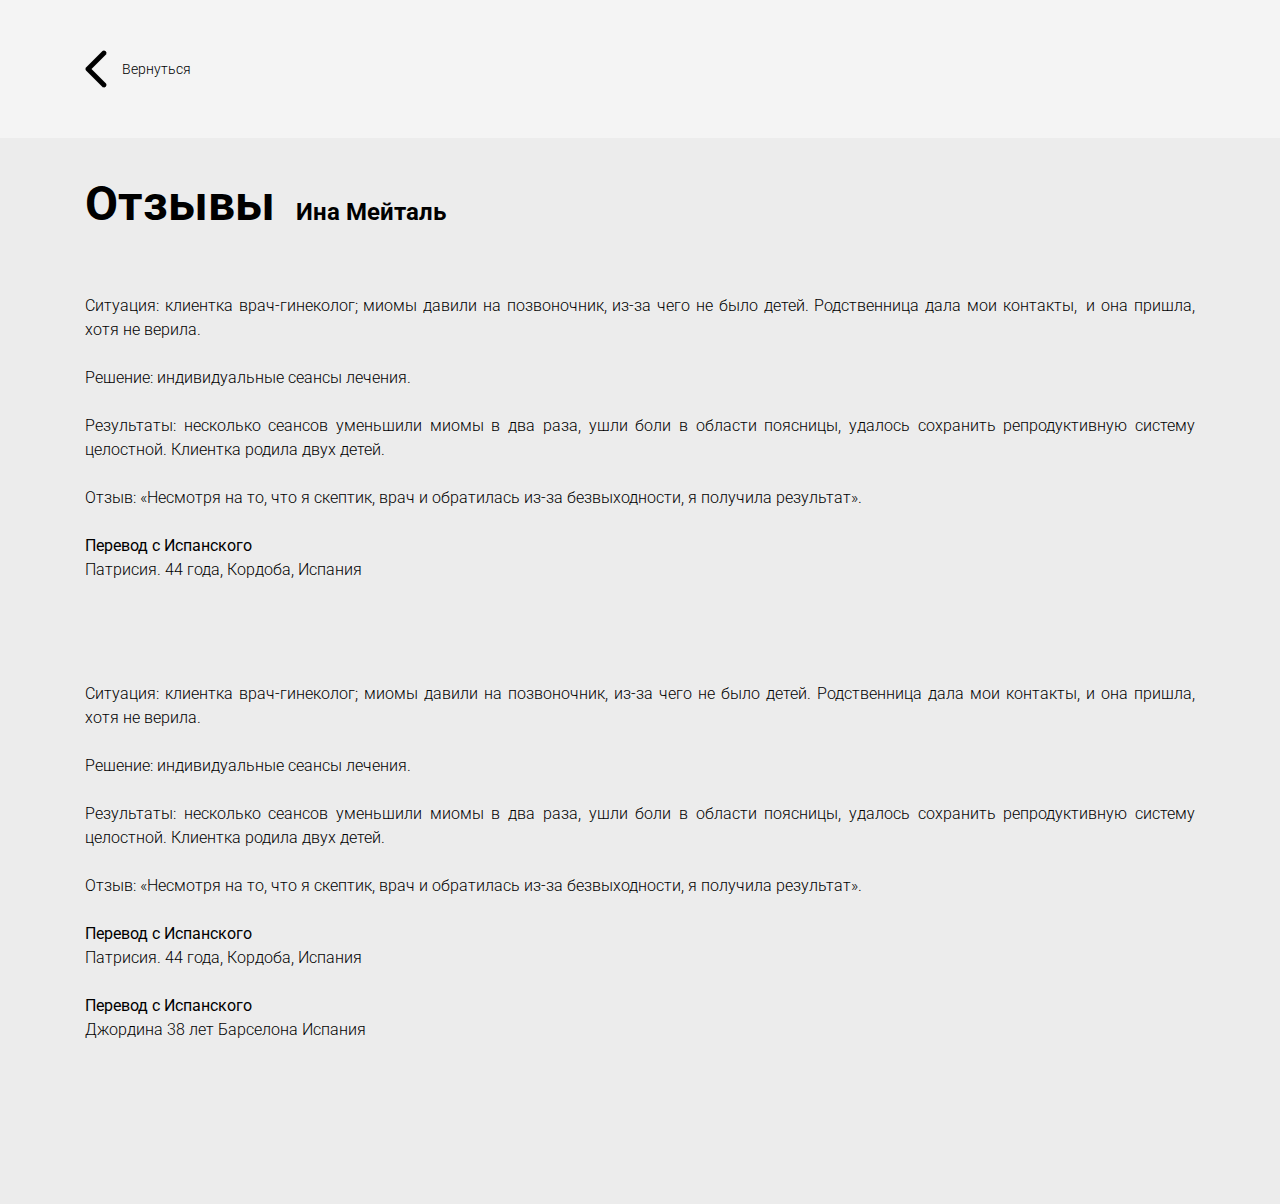
<file: reviews-inna.html>
<!DOCTYPE html>
<html lang="ru">
<head>
	<meta charset="UTF-8">
	<title>Energy</title>
	<meta name="viewport" content="width=device-width, initial-scale=1 , maximum-scale=1">
	<meta name="format-detection" content="telephone=no">
	<!-- title icon-->
	<link rel="shortcut icon" type="image/x-icon" href="Favicon.ico">
	<!-- libs css-->
	<link rel="stylesheet" href="css/libs.min.css">
	<!-- main css -->
	<link rel="stylesheet" href="https://cdn.jsdelivr.net/npm/@fancyapps/ui/dist/fancybox.css" />
	<link rel="stylesheet" href="css/main.css">
</head>
<body class="reviews-body">
<section class="reviews-back">
	<div class="container">
		<a href="/" class="send-arrow">
			<img src="img/arrow_back.png" alt="">
			<span>
				Вернуться
			</span>
		</a>
	</div>
</section>
<section class="reviews">
	<div class="container">
		<h1 class="reviews__title wow fadeInUp">
			Отзывы <span>Ина Мейталь </span>
		</h1>
		<p class="reviews-block wow fadeInUp">
			Ситуация: клиентка врач-гинеколог; миомы давили
			на позвоночник, из-за чего не было детей. Родственница дала мои контакты,  и она пришла, хотя не верила.
			<br>
			<br>
			Решение: индивидуальные сеансы лечения. 
			<br>
			<br>
			Результаты: несколько сеансов уменьшили миомы в два раза, ушли боли в области поясницы,
			удалось сохранить репродуктивную систему целостной. Клиентка родила двух детей.
			<br>
			<br>
			Отзыв: «Несмотря на то, что я скептик, врач и обратилась из-за безвыходности, я получила результат».
			<br>
			<br>
			<strong>Перевод с Испанского</strong> <br>
			Патрисия. 44 года, Кордоба, Испания

		</p>
		<p class="reviews-block wow fadeInUp">
			Ситуация: клиентка врач-гинеколог; миомы давили
			на позвоночник, из-за чего не было детей. Родственница дала мои контакты, и она пришла, хотя не верила.
			<br>
			<br>
			Решение: индивидуальные сеансы лечения. 
			<br>
			<br>
			Результаты: несколько сеансов уменьшили миомы в два раза, ушли боли в области поясницы,
			удалось сохранить репродуктивную систему целостной. Клиентка родила двух детей.
			<br>
			<br>
			Отзыв: «Несмотря на то, что я скептик, врач и обратилась из-за безвыходности, я получила результат».
			<br>
			<br>
			<strong>Перевод с Испанского</strong> <br>
			Патрисия. 44 года, Кордоба, Испания
			<br>
			<br>
			<strong>Перевод с Испанского</strong> <br>
			Джордина 38 лет Барселона Испания
		</p>
	</div>
</section>
<footer class="footer">
	<div class="container wow fadeInUp">
		<ul class="footer-list">
			<li class="footer-list__item">
				<a class="footer-list__item_link" href="index.html#header">Главная</a>
			</li>
			<li class="footer-list__item">
				<a class="footer-list__item_link" href="index.html#biography">Биография</a>
			</li>
			<li class="footer-list__item">
				<a class="footer-list__item_link" href="index.html#services">О курсах</a>
			</li>
			<li class="footer-list__item">
				<a class="footer-list__item_link" href="index.html#services">отзывы</a>
			</li>
			<li class="footer-list__item">
				<a class="footer-list__item_link footer-list__item_link_btn" href="">Запись</a>
			</li>
		</ul>
	</div>
</footer>
<!-- libs js -->
<script src="js/libs.min.js"></script>
<script src="https://cdn.jsdelivr.net/npm/@fancyapps/ui@4.0/dist/fancybox.umd.js"></script>
<script src="js/common.js"></script>
</body>

</html>
</file>
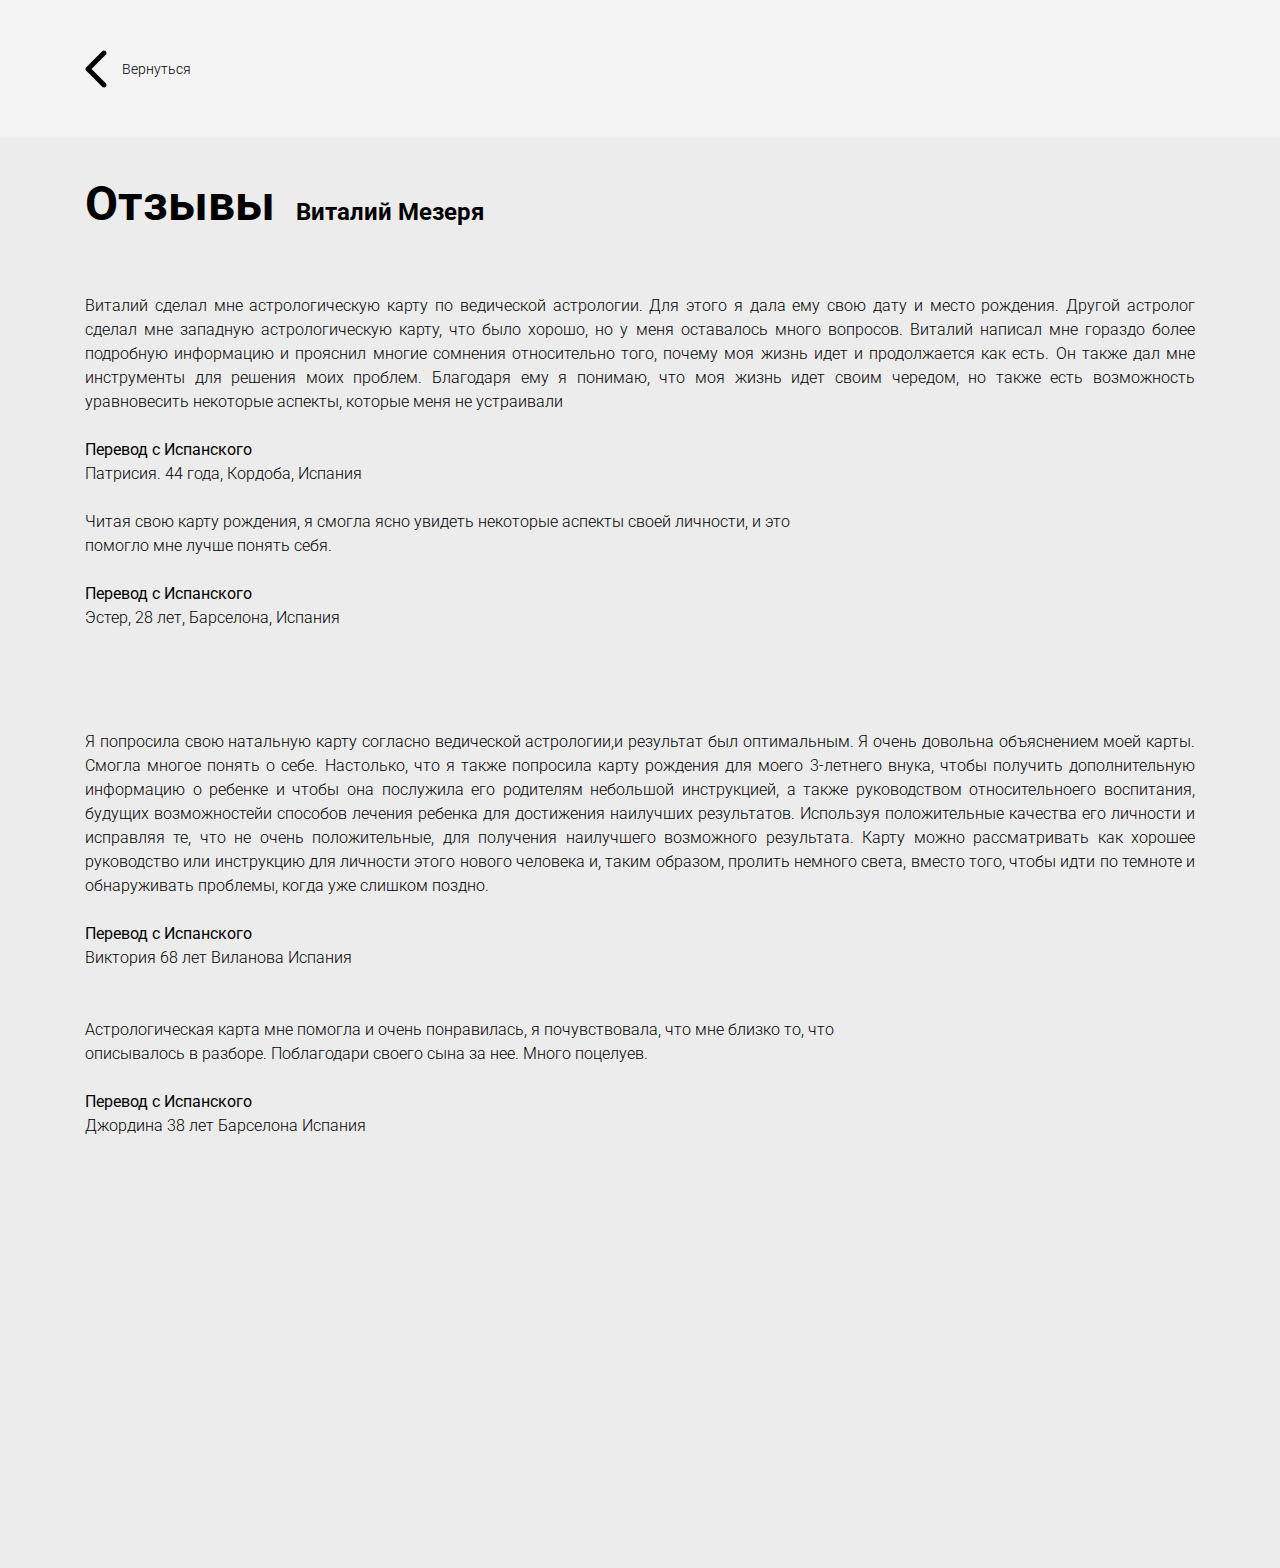
<file: reviews-vitaly.html>
<!DOCTYPE html>
<html lang="ru">
<head>
	<meta charset="UTF-8">
	<title>Energy</title>
	<meta name="viewport" content="width=device-width, initial-scale=1 , maximum-scale=1">
	<meta name="format-detection" content="telephone=no">
	<!-- title icon-->
	<link rel="shortcut icon" type="image/x-icon" href="Favicon.ico">
	<!-- libs css-->
	<link rel="stylesheet" href="css/libs.min.css">
	<!-- main css -->
	<link rel="stylesheet" href="https://cdn.jsdelivr.net/npm/@fancyapps/ui/dist/fancybox.css" />
	<link rel="stylesheet" href="css/main.css">
</head>
<body class="reviews-body">
<section class="reviews-back">
	<div class="container">
		<a href="/" class="send-arrow">
			<img src="img/arrow_back.png" alt="">
			<span>
				Вернуться
			</span>
		</a>
	</div>
</section>
<section class="reviews">
	<div class="container">
		<h1 class="reviews__title wow fadeInUp">
			Отзывы <span>Виталий Мезеря </span>
		</h1>
		<p class="reviews-block wow fadeInUp">
			Виталий сделал мне астрологическую карту по ведической астрологии. Для этого я дала ему
			свою дату и место рождения. Другой астролог сделал мне западную астрологическую карту,
			что было хорошо, но у меня оставалось много вопросов. Виталий написал мне гораздо более
			подробную информацию и прояснил многие сомнения относительно того, почему моя жизнь
			идет и продолжается как есть. Он также дал мне инструменты для решения моих проблем.
			Благодаря ему я понимаю, что моя жизнь идет своим чередом, но также есть возможность
			уравновесить некоторые аспекты, которые меня не устраивали
			<br>
			<br>
			<strong>Перевод с Испанского</strong> <br>
			Патрисия. 44 года, Кордоба, Испания
			<br>
			<br>
			Читая свою карту рождения, я смогла ясно увидеть некоторые аспекты своей личности, и это<br>
			помогло мне лучше понять себя. 
			<br>
			<br>
			<strong>Перевод с Испанского</strong> <br>
			Эстер, 28 лет, Барселона, Испания
		</p>
		<p class="reviews-block wow fadeInUp">
			 Я попросила свою натальную карту согласно ведической астрологии,и результат был
			оптимальным. Я очень довольна объяснением моей карты. Смогла многое понять о себе.
			Настолько, что я также попросила карту рождения для моего 3-летнего внука, чтобы
			получить дополнительную информацию о ребенке и чтобы она послужила его родителям
			небольшой инструкцией, а также руководством относительноего воспитания, будущих
			возможностейи способов лечения ребенка для достижения наилучших результатов.
			Используя положительные качества его личности и исправляя те, что не очень
			положительные, для получения наилучшего возможного результата. Карту можно
			рассматривать как хорошее руководство или инструкцию для личности этого нового человека
			и, таким образом, пролить немного света, вместо того, чтобы идти по темноте 
			и
			обнаруживать проблемы, когда уже слишком поздно.
			<br>
			<br>
			<strong>Перевод с Испанского</strong> <br>
			Виктория 68 лет Виланова Испания
			<br>
			<br>
			<br>
			Астрологическая карта мне помогла и очень понравилась, я почувствовала, что мне близко то, что <br>описывалось в разборе. Поблагодари своего сына за нее. Много поцелуев.
			<br>
			<br>
			<strong>Перевод с Испанского</strong><br>
			Джордина 38 лет Барселона Испания
		</p>
		<p class="reviews-block wow fadeInUp">
			Виталий добрый день.
			Благодарю за такую подробную информацию обо мне.
			Я не предполагал, что по дате, время и места рождения можно так чётко сформулировать то, 
			что заложено в личности человека, какие качаства.
			На сегодняшний день это очень значимая и ценная информация, которая поможет выбрать 
			правильный путь в дальнейшей жизни, избежать безполезных действий, не тратить на это 
			время и энергию.
			Вы мне очень помогли разобраться во многих вопросах и в каком направлении двигаться 
			дальше.
			<br>
			<br>
			С уважением <br>
			Никита
		</p>
	</div>
</section>
<footer class="footer">
	<div class="container wow fadeInUp">
		<ul class="footer-list">
			<li class="footer-list__item">
				<a class="footer-list__item_link scroll-btn" href="#header">Главная</a>
			</li>
			<li class="footer-list__item">
				<a class="footer-list__item_link scroll-btn" href="#biography">Биография</a>
			</li>
			<li class="footer-list__item">
				<a class="footer-list__item_link scroll-btn" href="#services">О курсах</a>
			</li>
			<li class="footer-list__item">
				<a class="footer-list__item_link scroll-btn" href="#services">отзывы</a>
			</li>
			<li class="footer-list__item">
				<a class="footer-list__item_link footer-list__item_link_btn" href="">Запись</a>
			</li>
		</ul>
	</div>
</footer>
<!-- libs js -->
<script src="js/libs.min.js"></script>
<script src="https://cdn.jsdelivr.net/npm/@fancyapps/ui@4.0/dist/fancybox.umd.js"></script>
<script src="js/common.js"></script>
</body>

</html>
</file>
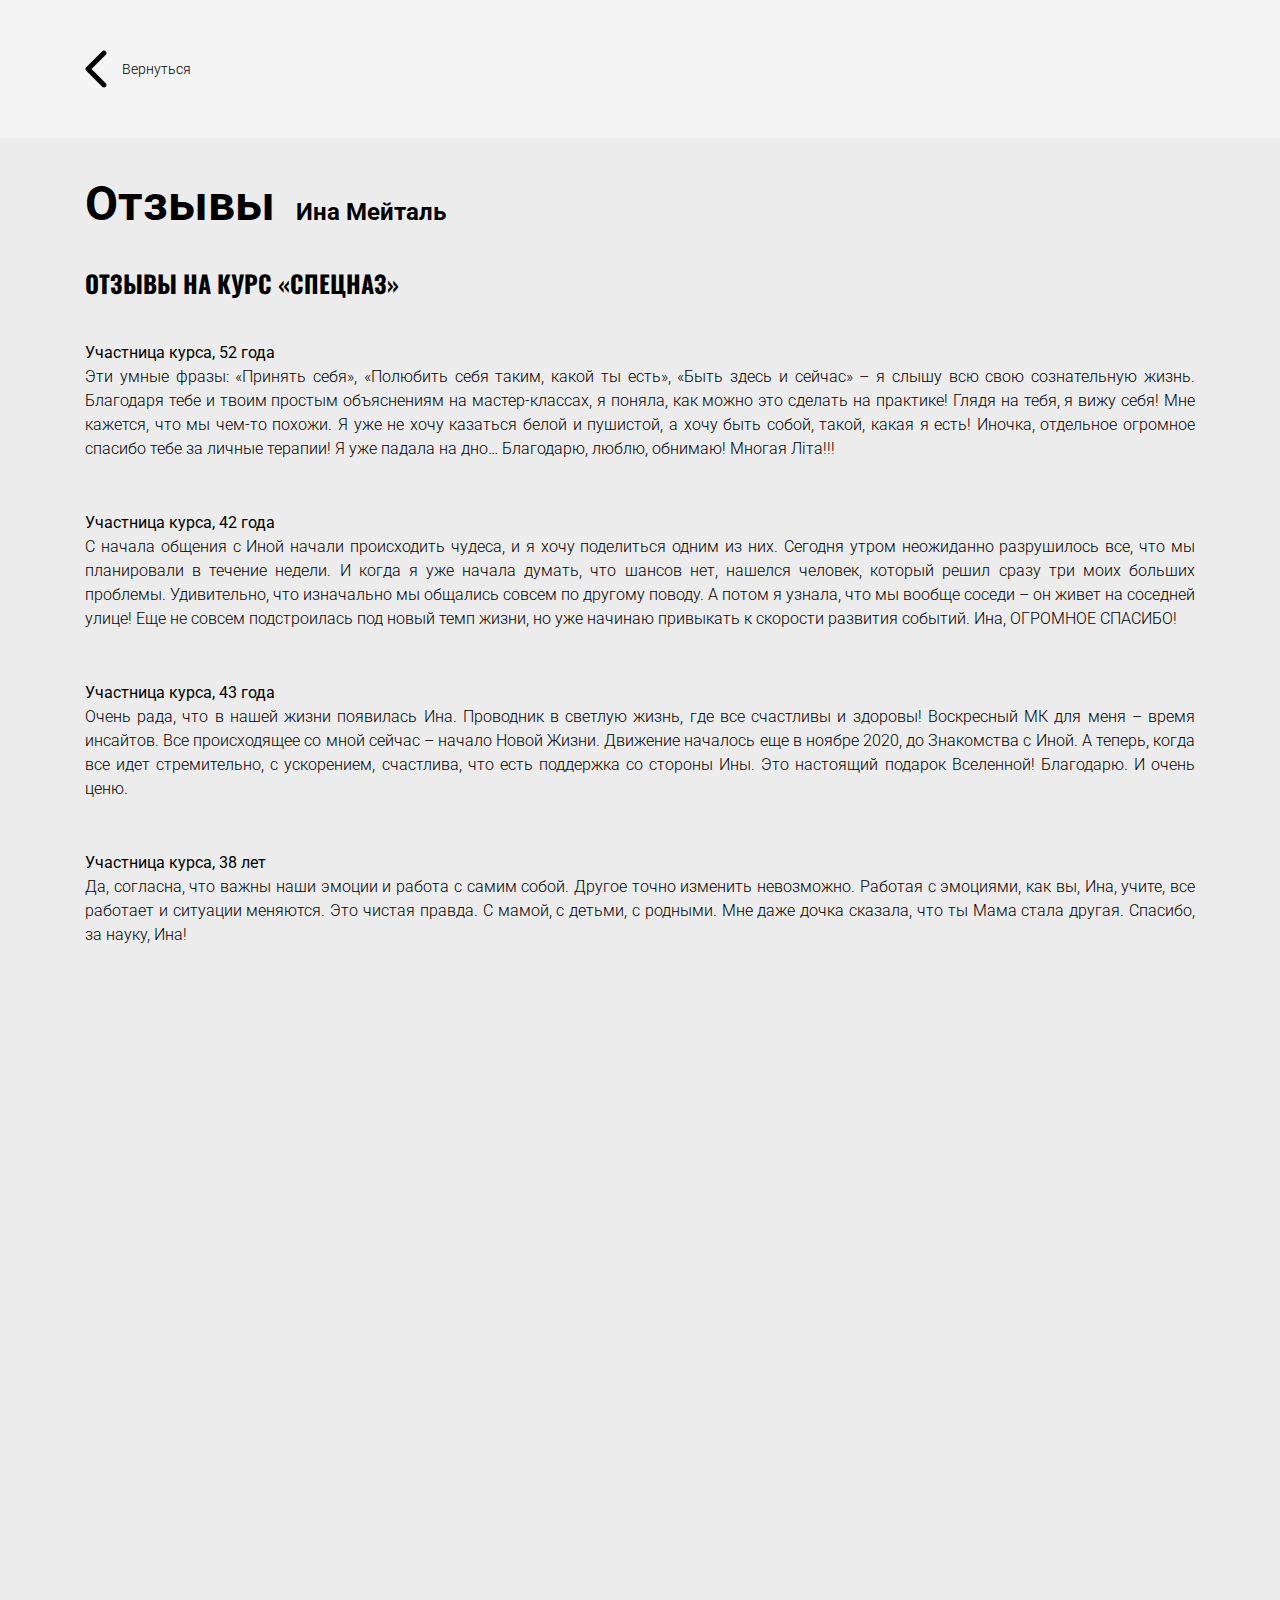
<file: reviews-well.html>
<!DOCTYPE html>
<html lang="ru">
<head>
	<meta charset="UTF-8">
	<title>Energy</title>
	<meta name="viewport" content="width=device-width, initial-scale=1 , maximum-scale=1">
	<meta name="format-detection" content="telephone=no">
	<!-- title icon-->
	<link rel="shortcut icon" type="image/x-icon" href="Favicon.ico">
	<!-- libs css-->
	<link rel="stylesheet" href="css/libs.min.css">
	<!-- main css -->
	<link rel="stylesheet" href="https://cdn.jsdelivr.net/npm/@fancyapps/ui/dist/fancybox.css" />
	<link rel="stylesheet" href="css/main.css">
</head>
<body class="reviews-body reviews-body_well">
<section class="reviews-back">
	<div class="container">
		<a href="/" class="send-arrow">
			<img src="img/arrow_back.png" alt="">
			<span>
				Вернуться
			</span>
		</a>
	</div>
</section>
<section class="reviews">
	<div class="container">
		<h1 class="reviews__title wow fadeInUp">
			Отзывы <span>Ина Мейталь </span>
		</h1>
		<h2 class="reviews__title__well wow fadeInUp">
			Отзывы на курс «Спецназ»
		</h2>
		<p class="reviews-block wow fadeInUp">
			<strong>Участница курса, 52 года</strong><br>
			Эти умные фразы: «Принять себя», «Полюбить себя таким, какой ты есть», «Быть здесь и сейчас» – я слышу всю свою сознательную жизнь. Благодаря тебе и твоим простым объяснениям на мастер-классах, я поняла, как можно это сделать на практике! Глядя на тебя, я вижу себя! Мне кажется, что мы чем-то похожи. Я уже не хочу казаться белой и пушистой, а хочу быть собой, такой, какая я есть! Иночка, отдельное огромное спасибо тебе за личные терапии! Я уже падала на дно… Благодарю, люблю, обнимаю! Многая Лiта!!!
		</p>
		<p class="reviews-block wow fadeInUp">
			<strong>Участница курса, 42 года</strong><br>
			С начала общения с Иной начали происходить чудеса, и я хочу поделиться одним из них. Сегодня утром неожиданно разрушилось все, что мы планировали в течение недели. И когда я уже начала думать, что шансов нет, нашелся человек, который решил сразу три моих больших проблемы. Удивительно, что изначально мы общались совсем по другому поводу. А потом я узнала, что мы вообще соседи – он живет на соседней улице! Еще не совсем подстроилась под новый темп жизни, но уже начинаю привыкать к скорости развития событий. 
			Ина, ОГРОМНОЕ СПАСИБО!
		</p>
		<p class="reviews-block wow fadeInUp">
			<strong>Участница курса, 43 года</strong><br>
			Очень рада, что в нашей жизни появилась Ина.
			Проводник в светлую жизнь, где все счастливы и здоровы!
			Воскресный МК для меня – время инсайтов.
			Все происходящее со мной сейчас – начало Новой Жизни.
			Движение началось еще в ноябре 2020, до Знакомства с Иной. А теперь, когда все идет стремительно, с ускорением, счастлива, что есть поддержка со стороны Ины. Это настоящий подарок Вселенной!
			Благодарю. И очень ценю.
		</p>
		<p class="reviews-block wow fadeInUp">
			<strong>Участница курса, 38 лет</strong><br>
			Да, согласна, что важны наши эмоции и работа с самим собой. Другое точно изменить невозможно. Работая с эмоциями, как вы, Ина, учите, все работает и ситуации меняются. Это чистая правда. С мамой, с детьми, с родными. Мне даже дочка сказала, что ты Мама стала другая. Спасибо, за науку, Ина!
		</p>
		<h2 class="reviews__title__well wow fadeInUp">
			Отзывы на Медитативные практики
		</h2>
		<p class="reviews-block wow fadeInUp">
			<strong>Участница курса, 45 лет</strong><br>
			После упражнений меня переполняет какая-то энергия. Многое поменялось в моей жизни, очень благодарна вам за это. В моей жизни и жизни близких мне людей происходят разные события, хорошие и плохие. Но я учусь чувствовать эмоции и принимать, это просто, я как бы вдыхаю их, разговариваю с собой, и тут главное Я СТАЛА СЛЫШАТЬ Себя, ранее такого не было.
			<br>
			<br>
			Ина, спасибо! Последняя работа с энергией – это что-то невероятное!!! Я вдруг осознала свое желание и даже вспомнила момент, когда оно появилось. Также вспомнила, почему я его себе не разрешила... И все встало на свои места, даже легче стало. С вашими уроками получается раскрывать себя, вытаскивать, как из старого сундука, ситуации и разбирать их, прожить заново, не торопиться и попрощаться. Огромное спасибо.
		</p>
		<p class="reviews-block wow fadeInUp">
			<strong>Участница курса, 56 лет</strong><br>
			После курса я перестала оглядываться и искать подвох во всем происходящем.
			Тревожность отступила, переживания тоже. Все стало понятно и радостно, чувствуется, будто уходят какие-то блоки.
			В душу словно открыли окно, теперь туда проникает свежий воздух.
			Ина, очень хотелось бы попасть к вам на личную терапию.
		</p>
		<p class="reviews-block wow fadeInUp">
			<strong>Участница курса, 50 лет</strong><br>
			Жду встречи, неделю ставила повторы, помогает. После ковидных ситуаций с близкими не знала, как успокоиться, с 5 утра не было сна, покоя. Ставила записи и находила покой.
			Спасибо большое.
		</p>
		<p class="reviews-block wow fadeInUp">
			<strong>Участница курса, 42 года</strong><br>
			Всю неделю было такое спокойствие при любых обстоятельствах. Я начинаю принимать и чувствовать. А еще у меня радость: я перестала храпеть. Каждую неделю жду с нетерпением наших встреч.
			Целый день стрессовые ситуации, а в душе полное спокойствие. Теперь я понимаю, когда говорят «голова легкая». Ина, спасибо огромное!
		</p>
		<p class="reviews-block wow fadeInUp">
			<strong>Участница курса, 54 года</strong> <br>
			Вообще, этим летом я поменяла место жительства, работу, даже номер телефона. И еще, самое главное, развелась. Все это достаточно серьезные изменения. Думаю, благодаря практикам от Ины, я смогла через это пройти более-менее быстро и достаточно легко, но отголоски изменений все еще есть, поэтому работаю и слушаю практики дальше.
		</p>
		<h2 class="reviews__title__well wow fadeInUp">
			Отзывы по терапии личной и семейной
		</h2>
		<p class="reviews-block wow fadeInUp">
			<strong>Участница курса, 45 лет</strong> <br>
			Спасибо большое за перезагрузку. Мне очень понравилось наше общение с вами. Вы общались со мной, и мне было очень приятно и легко. Я никогда не думала, что простое общение может вызвать столько эмоций, я чувствую себя телефоном, заряд которого 100%. Мои мысли еще сбиваются, так как очень много хочется сказать хороших слов о нашем общении. Спасибо за теплые слова, за подсказку, как вести себя в неприятных ситуациях. Все было очень круто! Вы крутая!
		</p>
		<p class="reviews-block wow fadeInUp">
			<strong>Участница курса, 45 лет</strong> <br>
			Ина, могу сказать только одно: сам врач не поверил, что без приема дополнительных медикаментов, антибиотиков можно добиться таких результатов после сложной операции, что рана уже через неделю позволит человеку снова заниматься своим любимым делом – танцевать. Вы мой спаситель.
		</p>
		<p class="reviews-block wow fadeInUp">
			<strong>Участница курса, 45 лет</strong> <br>
			Спасибо большое за перезагрузку. Мне очень понравилось наше общение с вами. Вы общались со мной, и мне было очень приятно и легко. Я никогда не думала, что простое общение может вызвать столько эмоций, я чувствую себя телефоном, заряд которого 100%. Мои мысли еще сбиваются, так как очень много хочется сказать хороших слов о нашем общении. Спасибо за теплые слова, за подсказку, как вести себя в неприятных ситуациях. Все было очень круто! Вы крутая!
		</p>
		<p class="reviews-block wow fadeInUp">
			<strong>Участница курса, 45 лет</strong> <br>
			Ина, могу сказать только одно: сам врач не поверил, что без приема дополнительных медикаментов, антибиотиков можно добиться таких результатов после сложной операции, что рана уже через неделю позволит человеку снова заниматься своим любимым делом – танцевать. Вы мой спаситель.
		</p>
		<p class="reviews-block wow fadeInUp">
			<strong>Участница курса, 42 года</strong> <br>
			Дорогая Ина! Я благодарна судьбе за знакомство с вами, желаю всегда оставаться такой же светлой и искренней. Ваша энергия не должна истощаться, вы наша зарядка и поддержка. Вы открываете в людях их силу и сеете добро.
		    С Вами в мир приходят волшебство, вера в самих себя и новый взгляд на самые обычные вещи! Вы вдохновляете на добрые поступки!!! Желаю вам крепкого здоровья и счастья, любви и взаимопонимания. Нам очень круто повезло, что мы знакомы. Мы вас любим и обнимаем. Спасибо за волшебство!
		   Не устану писать слова благодарности Ине. Ина, вы человек слова и дела. Если вы сказали, что поможете и все будет хорошо, все будут снова здоровы – так оно и есть. Мои родители попали в больницу с поражением легких 40 и 25 процентов. Они уже люди в возрасте, тяжело переносили болезнь, дышать самостоятельно становилось просто невозможно. Результаты постоянных флюорографий и КТ были неутешительными, и я обратилась к нашей волшебнице, целителю. (нет середины отзыва)

		</p>
	</div>
</section>
<footer class="footer">
	<div class="container wow fadeInUp">
		<ul class="footer-list">
			<li class="footer-list__item">
				<a class="footer-list__item_link" href="index.html#header">Главная</a>
			</li>
			<li class="footer-list__item">
				<a class="footer-list__item_link" href="index.html#biography">Биография</a>
			</li>
			<li class="footer-list__item">
				<a class="footer-list__item_link" href="index.html#services">О курсах</a>
			</li>
			<li class="footer-list__item">
				<a class="footer-list__item_link" href="index.html#services">отзывы</a>
			</li>
			<li class="footer-list__item">
				<a class="footer-list__item_link footer-list__item_link_btn" href="">Запись</a>
			</li>
		</ul>
	</div>
</footer>
<!-- libs js -->
<script src="js/libs.min.js"></script>
<script src="https://cdn.jsdelivr.net/npm/@fancyapps/ui@4.0/dist/fancybox.umd.js"></script>
<script src="js/common.js"></script>
</body>

</html>
</file>
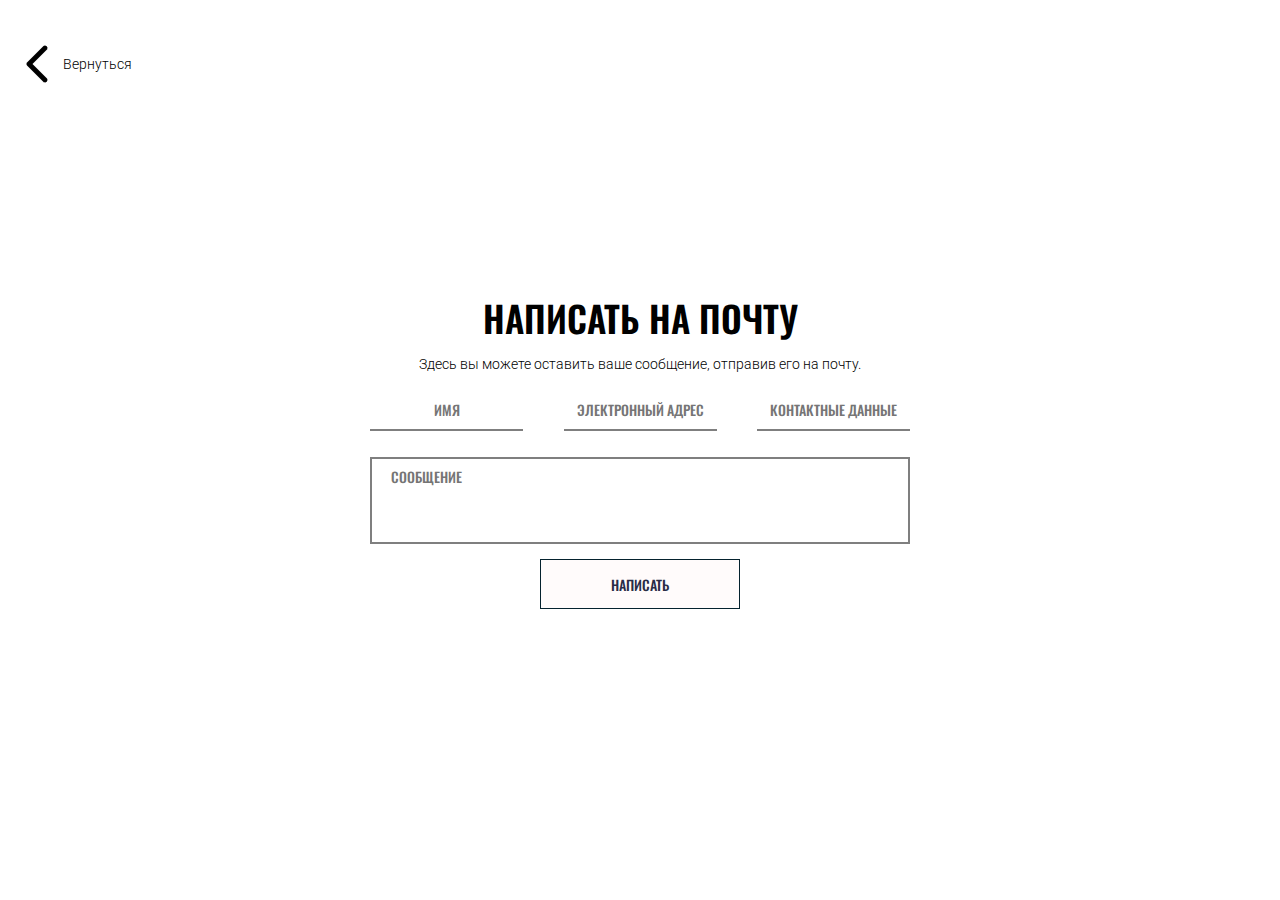
<file: send.html>
<!DOCTYPE html>
<html lang="ru">
<head>
	<meta charset="UTF-8">
	<title>Energy</title>
	<meta name="viewport" content="width=device-width, initial-scale=1 , maximum-scale=1">
	<meta name="format-detection" content="telephone=no">
	<!-- title icon-->
	<link rel="shortcut icon" type="image/x-icon" href="Favicon.ico">
	<!-- libs css-->
	<link rel="stylesheet" href="css/libs.min.css">
	<!-- main css -->
	<link rel="stylesheet" href="https://cdn.jsdelivr.net/npm/@fancyapps/ui/dist/fancybox.css" />
	<link rel="stylesheet" href="css/main.css">
</head>
<body>
<section class="send">
	<a href="/" class="send-arrow">
		<img src="img/arrow_back.png" alt="">
		<span>
			Вернуться
		</span>
	</a>
	<div class="container">
		<h1 class="send__title">
			Написать на почту
		</h1>
		<h2 class="send__subtitle">
			Здесь вы можете оставить ваше сообщение, отправив его на почту.
		</h2>
		<div class="send-form">
			<div class="send-form-wrapper">
				<input type="text" class="send-form__input" required placeholder="ИмЯ">
				<input type="text" class="send-form__input" required placeholder="Электронный адрес">
				<input type="text" class="send-form__input" required placeholder="Контактные данные">
			</div>
			
			<textarea class="send-form__text" placeholder="Сообщение"></textarea>
			<button class="send-form__button">
				Написать
			</button>
		</div>
	</div>
</section>
<!-- libs js -->
<script src="js/libs.min.js"></script>
<script src="https://cdn.jsdelivr.net/npm/@fancyapps/ui@4.0/dist/fancybox.umd.js"></script>
<script src="js/common.js"></script>
</body>

</html>
</file>
<file: css/main.css>
@import url("https://fonts.googleapis.com/css2?family=Roboto:wght@300;400;500;700&display=swap");
@import url("https://fonts.googleapis.com/css2?family=Oswald:wght@500;600;700&display=swap");
.container {
  max-width: 1110px;
  margin: 0 auto; }

.header {
  position: relative;
  margin-bottom: -30px; }

.header-bg {
  position: absolute;
  left: 50%;
  -webkit-transform: translateX(-50%);
      -ms-transform: translateX(-50%);
          transform: translateX(-50%);
  top: 0;
  z-index: 10; }

.header-content {
  position: relative;
  z-index: 100;
  padding-top: 56px;
  text-align: right;
  padding-right: 700px; }

.header-content__title {
  font-family: Oswald;
  font-style: normal;
  font-weight: 500;
  font-size: 16px;
  text-align: right;
  text-transform: uppercase;
  color: #000000; }
  .header-content__title span {
    display: inline-block;
    margin-top: 14px; }

.header-content__subtitle {
  font-family: Oswald;
  font-style: normal;
  font-weight: bold;
  font-size: 48px;
  line-height: 120%;
  text-align: right;
  letter-spacing: 0.04em;
  text-transform: uppercase;
  color: #000000;
  margin-bottom: 8px;
  margin-top: 17px; }

.header-content__title strong {
  font-weight: bold;
  font-size: 48px;
  line-height: 100%;
  text-align: right;
  letter-spacing: 0.055em;
  text-transform: uppercase;
  color: #000000; }

.header-content__text {
  font-size: 18px;
  line-height: 21px;
  text-align: right;
  color: #000000; }

.header-nav {
  position: relative;
  z-index: 1000;
  border-bottom: 2px solid rgba(0, 0, 0, 0.5);
  max-width: 50%; }
  .header-nav .container {
    max-width: 100%; }

.header-list {
  display: -webkit-box;
  display: -ms-flexbox;
  display: flex;
  -webkit-box-align: center;
      -ms-flex-align: center;
          align-items: center;
  -webkit-box-pack: end;
      -ms-flex-pack: end;
          justify-content: flex-end;
  font-family: Oswald;
  font-style: normal;
  font-weight: 500;
  font-size: 18px;
  line-height: 27px;
  text-transform: uppercase;
  color: #000000;
  padding-top: 0;
  padding-bottom: 0; }
  .header-list .body-btn {
    width: 190px;
    height: 55px;
    -webkit-box-sizing: border-box;
            box-sizing: border-box; }

.header-list__item a {
  padding-right: 24px;
  padding-left: 24px;
  -webkit-transition: .2s all ease;
  -o-transition: .2s all ease;
  transition: .2s all ease;
  white-space: nowrap; }
  .header-list__item a:hover {
    color: #666666; }

.header-list__item .body-btn:hover {
  color: #FFFBFB; }

.midlee-img {
  display: none; }

.biography {
  position: relative;
  z-index: 100;
  margin-top: 20px;
  padding-right: 30px;
  padding-left: 30px; }
  .biography-bg {
    padding-top: 59px;
    background: #E7E7E7; }

.biography-text {
  font-weight: 400;
  font-size: 16px;
  line-height: 150%;
  max-width: 761px;
  text-align: center;
  color: #000000;
  margin-right: auto;
  margin-left: auto;
  margin-top: 18px; }
  .biography-text strong {
    font-weight: 600; }

.biography-about {
  display: -webkit-box;
  display: -ms-flexbox;
  display: flex;
  -webkit-box-align: center;
      -ms-flex-align: center;
          align-items: center;
  padding-top: 18px; }

.biography-about-text {
  padding-left: 32px; }

.biography-list__item {
  font-size: 16px;
  line-height: 150%;
  color: #000000; }
  .biography-list__item strong {
    font-weight: 500; }

.biography-tablet {
  display: -webkit-box;
  display: -ms-flexbox;
  display: flex;
  -webkit-box-align: center;
      -ms-flex-align: center;
          align-items: center;
  padding-top: 198px;
  padding-bottom: 221px; }

.biography-tablet__title {
  font-family: Oswald;
  font-style: normal;
  font-weight: bold;
  font-size: 24px;
  line-height: 120%;
  text-transform: uppercase;
  color: #000000;
  margin-bottom: 37px; }

.biography-tablet__text {
  max-width: 473px;
  font-family: Roboto;
  font-style: normal;
  font-weight: 300;
  font-size: 16px;
  line-height: 150%;
  color: #000000; }

.master {
  position: relative;
  z-index: 100;
  padding-top: 217px;
  padding-bottom: 134px; }
  .master .container {
    display: -webkit-box;
    display: -ms-flexbox;
    display: flex; }

.master__title {
  text-align: left;
  font-family: Oswald;
  font-style: normal;
  font-weight: 600;
  font-size: 48px;
  line-height: 100%;
  text-transform: uppercase;
  color: #FBFBFB;
  text-shadow: 0px 0px 4px rgba(0, 0, 0, 0.5);
  margin-bottom: 84px; }

.master-list {
  font-style: normal;
  font-weight: 500;
  font-size: 16px;
  line-height: 150%;
  color: #FBFBFB;
  text-shadow: 0px 0px 4px rgba(0, 0, 0, 0.5);
  list-style-type: disc;
  position: relative;
  left: 16px; }
  .master-list li {
    list-style-type: disc; }

.master-right__title {
  max-width: 538px;
  font-family: Oswald;
  font-style: normal;
  font-weight: bold;
  font-size: 18px;
  line-height: 120%;
  text-transform: uppercase;
  color: #FBFBFB;
  text-shadow: 0px 0px 4px rgba(0, 0, 0, 0.5); }

.master-left {
  padding-right: 127px;
  padding-bottom: 101px;
  margin-right: 30px; }

.master-right__title {
  margin-bottom: 54px; }

.master-block {
  display: -webkit-box;
  display: -ms-flexbox;
  display: flex;
  -webkit-box-align: center;
      -ms-flex-align: center;
          align-items: center; }

.master-block__number {
  font-weight: bold;
  font-size: 72px;
  line-height: 112px;
  text-align: right;
  letter-spacing: 0.15em;
  color: #C8CACF;
  margin-right: 30px; }

.master-block__text {
  font-family: Oswald;
  font-style: normal;
  font-weight: bold;
  font-size: 18px;
  line-height: 120%;
  text-transform: uppercase;
  color: #FBFBFB;
  text-shadow: 0px 0px 4px rgba(0, 0, 0, 0.44); }
  .master-block__text br {
    display: none; }

.you {
  background: #ECECEC;
  position: relative;
  z-index: 100;
  padding-top: 0; }

.you-row {
  padding-top: 25px;
  padding-bottom: 52px;
  display: -webkit-box;
  display: -ms-flexbox;
  display: flex; }

.result {
  padding-bottom: 60px; }
  .result .curs-btn {
    margin-top: 30px; }

body .advantage-block::after {
  display: none; }

body .advantage-block::before {
  display: none; }

.you-block {
  position: relative;
  height: 600px;
  width: 25%;
  text-align: center;
  color: #fff;
  -webkit-transition: .6s all ease;
  -o-transition: .6s all ease;
  transition: .6s all ease;
  overflow: hidden; }
  .you-block:hover .you-block__img {
    -webkit-transform: scale(1.1);
        -ms-transform: scale(1.1);
            transform: scale(1.1); }

.you-block__img {
  position: absolute;
  left: 0;
  right: 0;
  top: 0;
  bottom: 0;
  width: 100%;
  height: 100%;
  -webkit-transition: .4s all ease;
  -o-transition: .4s all ease;
  transition: .4s all ease; }

.you-block-rev {
  position: relative;
  z-index: 1000;
  padding-right: 30px;
  padding-left: 30px;
  text-align: left; }

.you-block__number {
  display: block;
  font-family: Oswald;
  font-style: normal;
  font-weight: 700;
  font-size: 250px;
  line-height: 350px;
  color: #FFFFFF;
  text-align: center;
  text-shadow: 0px 0px 4px rgba(0, 0, 0, 0.5); }

.you-block__title__wrap {
  height: 48px;
  display: -webkit-box;
  display: -ms-flexbox;
  display: flex;
  -webkit-box-align: center;
      -ms-flex-align: center;
          align-items: center; }

.you-block__title {
  font-family: Oswald;
  font-style: normal;
  font-weight: bold;
  font-size: 24px;
  line-height: 100%;
  text-transform: uppercase;
  color: #FFEEEE;
  text-shadow: 0px 0px 4px rgba(0, 0, 0, 0.5);
  margin-top: -13px; }

.you-bottom {
  display: -webkit-box;
  display: -ms-flexbox;
  display: flex; }
  .you-bottom p {
    text-align: left; }

.you-block__text {
  font-weight: 400;
  font-size: 16px;
  line-height: 19px;
  color: #FFEEEE;
  text-shadow: 0px 0px 4px rgba(0, 0, 0, 0.5);
  margin-top: 20px; }

.you-bottom {
  text-align: center;
  padding-bottom: 99px;
  font-family: Oswald;
  font-style: normal;
  font-weight: bold;
  font-size: 24px;
  line-height: 100%;
  text-align: center;
  text-transform: uppercase;
  color: #020202; }

.result-wrapper {
  padding-top: 26px; }

.result-block {
  padding-top: 23px;
  padding-bottom: 23px;
  background: #F4F4F4;
  margin-bottom: 13px; }
  .result-block .container {
    padding-left: 50px;
    position: relative;
    top: 10px;
    border-left: 2px solid rgba(0, 0, 0, 0.5); }

.result-block__title {
  margin-bottom: 20px;
  font-size: 16px;
  line-height: 130%;
  color: #000000; }

.feedback .feedback-bottom .body-btn {
  bottom: 0; }

.advantage {
  padding-top: 137px;
  padding-bottom: 172px;
  padding-right: 72px;
  padding-left: 72px;
  position: relative;
  height: 666px;
  -webkit-box-sizing: border-box;
          box-sizing: border-box;
  max-width: 1440px;
  margin-right: auto;
  margin-left: auto; }
  .advantage-bg {
    position: absolute;
    left: 0;
    top: 0;
    bottom: 0;
    right: 0;
    width: 100%;
    height: 100%; }

.advantage-block {
  position: relative;
  z-index: 10;
  height: 100%;
  position: relative; }
  .advantage-block::after {
    position: absolute;
    width: 355px;
    height: 1px;
    background: rgba(255, 255, 255, 0.5);
    content: '';
    display: block;
    top: -75px;
    left: 60px; }
  .advantage-block::before {
    position: absolute;
    height: 355px;
    width: 1px;
    background: rgba(255, 255, 255, 0.5);
    content: '';
    display: block;
    top: 40px;
    right: 70px; }

.advantage__title {
  font-family: Oswald;
  font-style: normal;
  font-weight: bold;
  font-size: 48px;
  line-height: 100%;
  text-transform: uppercase;
  color: #FFFBFB;
  margin-bottom: 57px;
  padding-left: 0; }

.advantage__text {
  max-width: 950px;
  font-family: Roboto;
  font-style: normal;
  font-weight: 300;
  font-size: 16px;
  line-height: 150%;
  text-align: justify;
  color: #FFFFFF; }

.vitaly {
  padding-top: 61px;
  padding-bottom: 10px;
  background: #F4F4F4; }

.vitaly .container {
  display: -webkit-box;
  display: -ms-flexbox;
  display: flex;
  -webkit-box-pack: justify;
      -ms-flex-pack: justify;
          justify-content: space-between;
  -webkit-box-align: center;
      -ms-flex-align: center;
          align-items: center; }

.vitaly__title {
  font-family: Oswald;
  font-style: normal;
  font-weight: bold;
  font-size: 24px;
  line-height: 150%;
  text-align: justify;
  text-transform: uppercase;
  color: #000000;
  margin-bottom: 12px; }

.vitaly__text {
  font-weight: 300;
  font-size: 16px;
  line-height: 150%;
  color: #000000;
  width: 531px; }

.vitaly-right {
  padding-left: 36px; }

.feedback {
  padding-bottom: 74px;
  background: #F4F4F4; }
  .feedback .section-title {
    font-size: 36px;
    line-height: 150%;
    margin-bottom: 25px; }

.feedback__text {
  font-weight: 300;
  font-size: 16px;
  line-height: 150%;
  text-align: justify;
  color: #000000; }

.body-btn {
  font-family: Oswald;
  font-style: normal;
  font-weight: 500;
  font-size: 18px;
  line-height: 27px;
  text-transform: uppercase;
  color: #0C0C0D;
  width: 250px;
  height: 65px;
  background: #FFFBFB;
  display: -webkit-box;
  display: -ms-flexbox;
  display: flex;
  -webkit-box-align: center;
      -ms-flex-align: center;
          align-items: center;
  -webkit-box-pack: center;
      -ms-flex-pack: center;
          justify-content: center;
  -webkit-transition: .4s all ease;
  -o-transition: .4s all ease;
  transition: .4s all ease; }
  .body-btn:hover {
    color: #FFFBFB;
    background: #0C0C0D; }

.feedback-bottom {
  display: -webkit-box;
  display: -ms-flexbox;
  display: flex;
  -webkit-box-orient: vertical;
  -webkit-box-direction: normal;
      -ms-flex-direction: column;
          flex-direction: column;
  margin-bottom: 0px;
  -webkit-box-align: center;
      -ms-flex-align: center;
          align-items: center;
  margin-top: 60px; }
  .feedback-bottom .body-btn {
    position: relative;
    bottom: -46px; }

.feedback-bottom__btn {
  font-family: Oswald;
  font-style: normal;
  font-weight: normal;
  font-size: 18px;
  line-height: 27px;
  text-align: right;
  letter-spacing: 0.075em;
  border-bottom: 1px solid #000;
  text-transform: uppercase;
  color: #000000;
  -webkit-transition: .4s all ease;
  -o-transition: .4s all ease;
  transition: .4s all ease; }
  .feedback-bottom__btn:hover {
    opacity: .8; }

.feedback .section-title {
  text-align: left;
  font-size: 48px; }

body .feedback-bottom .body-btn {
  width: 230px;
  height: 51.29px;
  border: 2px solid #05222E;
  display: -webkit-box;
  display: -ms-flexbox;
  display: flex;
  -webkit-box-align: center;
      -ms-flex-align: center;
          align-items: center;
  -webkit-box-pack: center;
      -ms-flex-pack: center;
          justify-content: center;
  margin-top: 15px;
  background: transparent;
  -webkit-transition: .4s all ease;
  -o-transition: .4s all ease;
  transition: .4s all ease; }
  body .feedback-bottom .body-btn:hover {
    background: #000; }

.services {
  background: #ECECEC;
  padding-top: 59px;
  padding-bottom: 50px; }
  .services .section-title {
    margin-bottom: 45px; }

.services-block {
  position: relative;
  overflow: hidden; }
  .services-block img {
    max-width: 100%; }
  .services-block .services-block-abc {
    position: absolute;
    top: 31%;
    z-index: 1000;
    right: 30px;
    text-align: right; }
  .services-block .body-btn {
    position: absolute;
    bottom: 5px;
    right: 0; }
  .services-block .body-btn {
    width: 52%; }

.services-block__title {
  font-family: Oswald;
  font-style: normal;
  font-weight: bold;
  font-size: 24px;
  line-height: 100%;
  text-align: right;
  text-transform: uppercase;
  color: #FFFFFF;
  margin-bottom: 9px; }

.services-block__price {
  font-weight: 900;
  font-size: 18px;
  line-height: 120%;
  text-align: right;
  color: #FFFFFF;
  margin-bottom: 30px;
  display: inline-block; }

.services-block__text {
  max-width: 285px;
  font-style: normal;
  font-weight: 500;
  font-size: 14px;
  line-height: 150%;
  text-align: right;
  color: #FFFFFF; }

.services-center {
  display: -webkit-box;
  display: -ms-flexbox;
  display: flex; }

.services-row {
  display: -webkit-box;
  display: -ms-flexbox;
  display: flex;
  -webkit-box-pack: center;
      -ms-flex-pack: center;
          justify-content: center;
  -webkit-box-align: start;
      -ms-flex-align: start;
          align-items: flex-start; }

.services-col {
  display: -webkit-box;
  display: -ms-flexbox;
  display: flex;
  -webkit-box-orient: vertical;
  -webkit-box-direction: normal;
      -ms-flex-direction: column;
          flex-direction: column;
  width: 33.33333333333333333333%;
  max-width: 480px; }

.services-center .services-block {
  margin-bottom: -0.8%; }

.services-center .services-block-abc {
  top: 23%;
  left: 39px;
  right: auto;
  text-align: left; }
  .services-center .services-block-abc .services-block__title {
    text-align: left; }
  .services-center .services-block-abc .services-block__price {
    margin-bottom: 0; }
  .services-center .services-block-abc .services-block__date {
    display: block; }
  .services-center .services-block-abc .services-block__text {
    text-align: left;
    margin-top: 36px;
    white-space: nowrap; }

.services-right .services-block {
  margin-bottom: -0.9%; }

.services-right .services-block__price {
  text-align: left; }

.services-right .services-block-abc {
  top: 23%;
  left: 39px;
  right: auto;
  text-align: left; }
  .services-right .services-block-abc .services-block__title {
    text-align: left; }
  .services-right .services-block-abc .services-block__price {
    margin-bottom: 0; }
  .services-right .services-block-abc .services-block__date {
    display: block; }
  .services-right .services-block-abc .services-block__text {
    text-align: left;
    margin-top: 36px; }

.services-block__date {
  font-size: 14px;
  line-height: 120%;
  color: #FFFFFF;
  margin-top: 7px; }

.contacts {
  padding-bottom: 60px; }
  .contacts .contacts-wrap {
    padding-top: 60px;
    display: -webkit-box;
    display: -ms-flexbox;
    display: flex; }

.contacts-right {
  padding-top: 20px;
  padding-left: 20px; }

.contacts-right__title {
  font-family: Oswald;
  font-style: normal;
  font-weight: bold;
  font-size: 48px;
  line-height: 86.5%;
  letter-spacing: 0.055em;
  text-transform: uppercase;
  color: #000000;
  margin-bottom: 66px; }

.contacts-right__subtext {
  font-family: Oswald;
  font-style: normal;
  font-weight: bold;
  font-size: 24px;
  line-height: 150%;
  text-transform: uppercase;
  color: #000000;
  max-width: 442px;
  margin-bottom: 56px; }

.contacts-soc {
  display: -webkit-box;
  display: -ms-flexbox;
  display: flex;
  -webkit-box-align: center;
      -ms-flex-align: center;
          align-items: center;
  margin-bottom: 67px; }

.contacts-soc__item_center {
  margin-right: 50px;
  margin-left: 50px; }

.contacts-bottom {
  display: -webkit-box;
  display: -ms-flexbox;
  display: flex;
  -webkit-box-align: center;
      -ms-flex-align: center;
          align-items: center; }

.contacts-soc__item svg * {
  -webkit-transition: .4s all ease;
  -o-transition: .4s all ease;
  transition: .4s all ease; }

.contacts-soc__item svg:hover * {
  fill: #000000; }

.contacts-bottom__title {
  font-family: Oswald;
  font-style: normal;
  font-weight: bold;
  font-size: 24px;
  line-height: 150%;
  text-transform: uppercase;
  color: #000000;
  margin-right: 55px; }

.contacts-bottom__btn {
  width: 190px; }

.contacts-wrap {
  position: relative;
  left: -20px; }

.footer .container {
  border-top: 1px solid #000000; }

.footer-list {
  display: -webkit-box;
  display: -ms-flexbox;
  display: flex;
  -webkit-box-pack: center;
      -ms-flex-pack: center;
          justify-content: center; }

.footer-list__item_link {
  font-family: Oswald;
  font-style: normal;
  font-weight: 500;
  font-size: 18px;
  line-height: 27px;
  text-transform: uppercase;
  color: #000000;
  margin-right: 24px;
  padding-top: 17px;
  padding-bottom: 17px;
  display: block;
  -webkit-transition: .2s all ease;
  -o-transition: .2s all ease;
  transition: .2s all ease; }
  .footer-list__item_link:hover {
    color: #666666; }

.footer-list__item_link_btn {
  margin-right: 0;
  color: #292D47;
  -webkit-transition: .4s all ease;
  -o-transition: .4s all ease;
  transition: .4s all ease; }
  .footer-list__item_link_btn:hover {
    padding-right: 56px;
    padding-left: 56px;
    background: #fff;
    color: #292D47; }

.biography-tablet {
  position: relative; }
  .biography-tablet::after {
    width: 538px;
    height: 1px;
    background: rgba(0, 0, 0, 0.5);
    content: '';
    left: 20px;
    top: 100px;
    position: absolute; }

.biography-tablet-left {
  padding-left: 100px; }

.header-bottom {
  bottom: 21px;
  padding-top: 13px;
  margin-top: 114px;
  position: relative;
  z-index: 100;
  border-top: 2px solid rgba(0, 0, 0, 0.5);
  max-width: 30%;
  display: -webkit-box;
  display: -ms-flexbox;
  display: flex;
  -webkit-box-align: center;
      -ms-flex-align: center;
          align-items: center;
  -webkit-box-pack: end;
      -ms-flex-pack: end;
          justify-content: flex-end;
  padding-right: 13px;
  -webkit-box-sizing: border-box;
          box-sizing: border-box; }
  .header-bottom svg * {
    fill: #000;
    -webkit-transition: .4s all ease;
    -o-transition: .4s all ease;
    transition: .4s all ease; }
  .header-bottom svg:hover * {
    fill: #666666; }

.header-content__more {
  font-size: 18px;
  line-height: 21px;
  text-align: right;
  letter-spacing: 0.075em;
  color: #000000;
  display: inline-block;
  margin-top: 103px;
  position: relative;
  bottom: 15px;
  -webkit-transition: .4s all ease;
  -o-transition: .4s all ease;
  transition: .4s all ease; }
  .header-content__more:hover .content__more_arrow {
    -webkit-transform: scale(1, -1);
        -ms-transform: scale(1, -1);
            transform: scale(1, -1); }

.content__more_arrow {
  width: 38px;
  height: 38px;
  display: -webkit-inline-box;
  display: -ms-inline-flexbox;
  display: inline-flex;
  -webkit-box-align: center;
      -ms-flex-align: center;
          align-items: center;
  -webkit-box-pack: center;
      -ms-flex-pack: center;
          justify-content: center;
  border: 2px solid #000000;
  -webkit-box-sizing: border-box;
          box-sizing: border-box;
  border-radius: 50%;
  margin-left: 12px;
  -webkit-transition: .4s all ease;
  -o-transition: .4s all ease;
  transition: .4s all ease; }

.header-content {
  margin-bottom: -150px; }

.header-content .container {
  max-width: 570px; }

.mobile-menu {
  position: fixed;
  left: 0;
  top: 0;
  right: 0;
  bottom: 0;
  width: 100%;
  height: 100%;
  z-index: 9999999999999999999;
  background: #DBDBDB;
  display: -webkit-box;
  display: -ms-flexbox;
  display: flex;
  -webkit-box-align: center;
      -ms-flex-align: center;
          align-items: center;
  -webkit-box-pack: center;
      -ms-flex-pack: center;
          justify-content: center;
  -webkit-transition: .4s all ease;
  -o-transition: .4s all ease;
  transition: .4s all ease;
  -webkit-transform: translateY(-100%);
      -ms-transform: translateY(-100%);
          transform: translateY(-100%); }

.mobile-menu-active {
  -webkit-transform: translateY(0);
      -ms-transform: translateY(0);
          transform: translateY(0); }

.mobile-menu-close {
  position: absolute;
  top: 20px;
  right: 20px;
  max-width: 20px;
  cursor: pointer; }

.biography-bottom {
  display: -webkit-box;
  display: -ms-flexbox;
  display: flex;
  -webkit-box-align: center;
      -ms-flex-align: center;
          align-items: center;
  -webkit-box-pack: center;
      -ms-flex-pack: center;
          justify-content: center; }

.biography-bg {
  padding-bottom: 49px; }

.biography-bottom__btn {
  display: -webkit-box;
  display: -ms-flexbox;
  display: flex;
  -webkit-box-align: center;
      -ms-flex-align: center;
          align-items: center;
  -webkit-box-pack: center;
      -ms-flex-pack: center;
          justify-content: center; }
  .biography-bottom__btn a {
    font-size: 14px;
    line-height: 16px;
    text-align: right;
    letter-spacing: 0.075em;
    color: #000000;
    font-weight: 500; }
  .biography-bottom__btn img {
    margin-left: 12px; }

.biography-bottom__title {
  font-family: Roboto;
  font-style: normal;
  font-weight: 500;
  font-size: 24px;
  line-height: 150%;
  text-align: center;
  color: #000000;
  margin-right: 28px; }

.curs-btn {
  width: 291px;
  height: 55.19px;
  background: #05222E;
  border: 1px solid #FFFFFF;
  display: -webkit-box;
  display: -ms-flexbox;
  display: flex;
  -webkit-box-align: center;
      -ms-flex-align: center;
          align-items: center;
  -webkit-box-pack: center;
      -ms-flex-pack: center;
          justify-content: center;
  margin-right: auto;
  margin-left: auto;
  font-family: Oswald;
  font-style: normal;
  font-weight: normal;
  font-size: 18px;
  line-height: 27px;
  text-align: right;
  letter-spacing: 0.075em;
  text-transform: uppercase;
  color: #FFFFFF;
  -webkit-transition: .3s all ease;
  -o-transition: .3s all ease;
  transition: .3s all ease; }
  .curs-btn:hover {
    color: #05222E;
    background: #FFFFFF; }

.services-row {
  display: -webkit-box;
  display: -ms-flexbox;
  display: flex;
  -webkit-box-orient: vertical;
  -webkit-box-direction: normal;
      -ms-flex-direction: column;
          flex-direction: column;
  -webkit-box-align: center;
      -ms-flex-align: center;
          align-items: center; }

.services-block .services-block-abc {
  position: static; }

.services-block .body-btn {
  position: static; }

.services-block {
  display: -webkit-box;
  display: -ms-flexbox;
  display: flex; }

.services-block {
  -webkit-box-align: center;
      -ms-flex-align: center;
          align-items: center; }

.services-block-abc * {
  text-align: left !important; }

.services-block .services-block-abc {
  text-align: left; }

.services-row {
  -webkit-box-align: start;
      -ms-flex-align: start;
          align-items: flex-start; }

.services-block__title {
  font-size: 24px;
  line-height: 100%;
  text-transform: uppercase;
  color: #000000; }
  .services-block__title br {
    display: none; }

.services-block__price {
  font-weight: 900;
  font-size: 18px;
  line-height: 120%;
  color: #000000;
  margin-top: 30px; }

.services-block__text {
  font-weight: 300;
  font-size: 14px;
  line-height: 150%;
  color: #000000;
  margin-bottom: 26px;
  max-width: 100%; }

.services-block-img__wrapper .services-block__img {
  max-width: 600px; }

.services-block-img__wrapper {
  max-width: 52%;
  overflow: hidden; }

.services-block {
  -webkit-box-pack: justify;
      -ms-flex-pack: justify;
          justify-content: space-between; }

.services-block-btns {
  display: -webkit-box;
  display: -ms-flexbox;
  display: flex;
  -webkit-box-align: center;
      -ms-flex-align: center;
          align-items: center; }

.services-block .body-btn {
  background: #05222E;
  color: #FFFFFF; }
  .services-block .body-btn:hover {
    background: #fff;
    color: #05222E; }

.services-block-btns_pdrn {
  font-family: Oswald;
  font-size: 18px;
  line-height: 27px;
  text-align: right;
  letter-spacing: 0.075em;
  border-bottom: 1px solid #05222E;
  text-transform: uppercase;
  color: #05222E;
  margin-left: 79px;
  -webkit-transition: .4s all ease;
  -o-transition: .4s all ease;
  transition: .4s all ease; }
  .services-block-btns_pdrn:hover {
    border-color: transparent; }

.services-block {
  margin-bottom: 60px;
  width: 100%; }

.services-block-img__wrapper {
  width: 52%; }

.services-block__title {
  max-width: 100%; }

.services-block__title br {
  display: block; }

.services-block-wrp {
  max-width: 491px;
  width: 100%; }

.services-block__text br {
  display: none !important; }

.certificates-row {
  margin-top: 43px;
  margin-bottom: 73px;
  display: -webkit-box;
  display: -ms-flexbox;
  display: flex;
  -webkit-box-pack: justify;
      -ms-flex-pack: justify;
          justify-content: space-between; }

.certificates-row a {
  max-width: 15%; }

.footer .container {
  width: 100%;
  max-width: 100%; }

.send {
  min-height: 100vh;
  background: #fff;
  text-align: center;
  display: -webkit-box;
  display: -ms-flexbox;
  display: flex;
  -webkit-box-align: center;
      -ms-flex-align: center;
          align-items: center;
  -webkit-box-pack: center;
      -ms-flex-pack: center;
          justify-content: center; }

.send__title {
  font-family: Oswald;
  font-style: normal;
  font-weight: 600;
  font-size: 36px;
  line-height: 53px;
  text-transform: uppercase;
  color: #000000; }

.send__subtitle {
  font-family: Roboto;
  font-style: normal;
  font-weight: 300;
  font-size: 14px;
  line-height: 150%;
  text-align: center;
  color: #000000;
  margin-top: 10px; }

.send-form {
  display: -webkit-box;
  display: -ms-flexbox;
  display: flex;
  -webkit-box-orient: vertical;
  -webkit-box-direction: normal;
      -ms-flex-direction: column;
          flex-direction: column;
  -webkit-box-align: center;
      -ms-flex-align: center;
          align-items: center;
  margin-top: 24px; }

.send-form__input {
  border: none;
  border-bottom: 2px solid rgba(0, 0, 0, 0.5);
  text-align: center;
  text-transform: uppercase;
  padding-bottom: 9px;
  font-family: Oswald;
  font-style: normal;
  font-weight: 500;
  font-size: 14px;
  text-transform: uppercase;
  color: rgba(0, 0, 0, 0.5);
  width: 153px; }

.send-form__text {
  margin-top: 26px;
  width: 540px;
  height: 87px;
  border: 2px solid rgba(0, 0, 0, 0.5);
  -webkit-box-sizing: border-box;
          box-sizing: border-box;
  padding-left: 19px;
  padding-top: 7px;
  font-family: Oswald;
  font-style: normal;
  font-weight: 500;
  font-size: 14px;
  text-transform: uppercase;
  color: rgba(0, 0, 0, 0.5);
  margin-bottom: 15px;
  resize: none; }

.send-form__button {
  width: 200px;
  height: 50px;
  background: #FFFBFB;
  border: 1px solid #05222E;
  -webkit-box-sizing: border-box;
          box-sizing: border-box;
  display: -webkit-box;
  display: -ms-flexbox;
  display: flex;
  -webkit-box-align: center;
      -ms-flex-align: center;
          align-items: center;
  -webkit-box-pack: center;
      -ms-flex-pack: center;
          justify-content: center;
  font-family: Oswald;
  font-style: normal;
  font-weight: 500;
  font-size: 14px;
  text-transform: uppercase;
  color: #292D47;
  -webkit-transition: .4s all ease;
  -o-transition: .4s all ease;
  transition: .4s all ease; }
  .send-form__button:hover {
    background: #292D47;
    color: #FFFBFB;
    cursor: pointer; }

.send-form-wrapper {
  display: -webkit-box;
  display: -ms-flexbox;
  display: flex;
  -webkit-box-pack: justify;
      -ms-flex-pack: justify;
          justify-content: space-between;
  width: 100%; }

.send-arrow {
  display: -webkit-box;
  display: -ms-flexbox;
  display: flex;
  -webkit-box-align: center;
      -ms-flex-align: center;
          align-items: center;
  cursor: pointer;
  position: absolute;
  top: 5%;
  left: 2%; }
  .send-arrow img {
    margin-right: 15px; }
  .send-arrow span {
    font-family: Roboto;
    font-style: normal;
    font-weight: 300;
    font-size: 14px;
    line-height: 150%;
    text-align: center;
    color: #000000; }

.reviews__title {
  font-size: 48px;
  line-height: 150%;
  margin-bottom: 54px; }
  .reviews__title span {
    font-size: 24px;
    line-height: 150%;
    margin-left: 9px; }

.reviews-block {
  margin-bottom: 100px;
  font-family: Roboto;
  font-style: normal;
  font-weight: 300;
  font-size: 16px;
  line-height: 150%;
  text-align: justify;
  color: #000000; }

.reviews-back {
  background: #F4F4F4;
  padding-top: 50px;
  padding-bottom: 50px; }
  .reviews-back .send-arrow {
    position: static; }

.reviews {
  padding-top: 30px; }

.reviews-body_well .reviews__title {
  margin-bottom: 0; }

.reviews-body_well .reviews-block {
  margin-bottom: 50px; }

.reviews__title__well {
  font-family: Oswald;
  font-style: normal;
  font-weight: bold;
  font-size: 24px;
  line-height: 150%;
  text-align: justify;
  text-transform: uppercase;
  color: #000000;
  margin-top: 25px;
  margin-bottom: 40px; }

.biography-section {
  padding-top: 60px; }

.biography-section__title {
  font-family: Oswald;
  font-style: normal;
  font-weight: 600;
  font-size: 48px;
  line-height: 71px;
  text-transform: uppercase;
  color: #000000;
  margin-bottom: 30px; }

.biography-section-wrapper {
  display: -webkit-box;
  display: -ms-flexbox;
  display: flex;
  -webkit-box-pack: justify;
      -ms-flex-pack: justify;
          justify-content: space-between;
  padding-bottom: 30px; }

.biography-section-left {
  max-width: 48%;
  width: 100%; }
  .biography-section-left img {
    max-width: 100%; }

.biography-section-wrapper {
  max-width: 100%; }

.biography-section-right {
  max-width: 48%; }
  .biography-section-right p {
    font-family: Roboto;
    font-style: normal;
    font-weight: normal;
    font-size: 15px;
    line-height: 150%;
    color: #000000; }

.biography-section-bottom {
  font-family: Roboto;
  font-style: normal;
  font-weight: normal;
  font-size: 16px;
  line-height: 150%;
  color: #000000;
  margin-bottom: 60px; }
  .biography-section-bottom ul {
    padding-left: 20px; }
  .biography-section-bottom ul, .biography-section-bottom li {
    list-style-type: disc; }

.happening-title {
  margin-bottom: 30px;
  font-family: Oswald;
  font-style: normal;
  font-weight: bold;
  font-size: 16px;
  line-height: 150%;
  text-transform: uppercase;
  color: #000000; }

.happening-text {
  font-family: Roboto;
  font-style: normal;
  font-weight: 300;
  font-size: 16px;
  line-height: 150%;
  color: #000000; }

.happening {
  margin-bottom: 24px;
  padding-bottom: 60px; }

.happening-btn {
  display: -webkit-box;
  display: -ms-flexbox;
  display: flex;
  -webkit-box-align: center;
      -ms-flex-align: center;
          align-items: center;
  -webkit-box-pack: center;
      -ms-flex-pack: center;
          justify-content: center;
  margin-right: auto;
  margin-left: auto;
  width: 291px;
  height: 61px;
  background: #05222E;
  border: 1px solid #FFFFFF;
  -webkit-box-sizing: border-box;
          box-sizing: border-box;
  -webkit-transition: .4s all ease;
  -o-transition: .4s all ease;
  transition: .4s all ease;
  font-family: Oswald;
  font-style: normal;
  font-weight: normal;
  font-size: 18px;
  line-height: 27px;
  text-align: right;
  letter-spacing: 0.075em;
  text-transform: uppercase;
  color: #FFFFFF;
  margin-top: 50px; }
  .happening-btn:hover {
    background: #FFFFFF;
    color: #05222E; }

.magic-left__title {
  font-family: Oswald;
  font-style: normal;
  font-weight: bold;
  font-size: 38px;
  line-height: 120%;
  letter-spacing: 0.095em;
  text-transform: uppercase;
  color: #132A3C;
  white-space: nowrap; }

.magic-right__title {
  font-family: Oswald;
  font-style: normal;
  font-weight: bold;
  font-size: 24px;
  line-height: 120%;
  text-transform: uppercase;
  color: #000000; }

.magic-right__text {
  font-family: Roboto;
  font-style: normal;
  font-weight: 300;
  font-size: 16px;
  line-height: 150%;
  color: #000000;
  margin-top: 30px; }

.magic-right {
  max-width: 540px; }

.magic {
  display: -webkit-box;
  display: -ms-flexbox;
  display: flex;
  -webkit-box-pack: justify;
      -ms-flex-pack: justify;
          justify-content: space-between;
  -webkit-box-align: center;
      -ms-flex-align: center;
          align-items: center;
  padding-bottom: 50px; }

.certificates-row a {
  -webkit-transition: .8s all ease;
  -o-transition: .8s all ease;
  transition: .8s all ease; }
  .certificates-row a:hover {
    -webkit-transform: translateY(-20px);
        -ms-transform: translateY(-20px);
            transform: translateY(-20px); }

.class-block__title {
  font-family: Oswald;
  font-style: normal;
  font-weight: bold;
  font-size: 24px;
  line-height: 100%;
  /* identical to box height, or 24px */
  text-transform: uppercase;
  color: #000000;
  margin-top: 30px;
  margin-bottom: 30px; }

.class-block__text {
  font-family: Roboto;
  font-style: normal;
  font-weight: 300;
  font-size: 14px;
  line-height: 150%;
  color: #000000;
  margin-bottom: 60px; }

.class-block__btn {
  display: -webkit-box;
  display: -ms-flexbox;
  display: flex;
  -webkit-box-align: center;
      -ms-flex-align: center;
          align-items: center;
  -webkit-box-pack: center;
      -ms-flex-pack: center;
          justify-content: center;
  width: 230.77px;
  height: 61px;
  background: #05222E;
  margin-right: auto;
  margin-left: auto;
  font-family: Oswald;
  font-style: normal;
  font-weight: normal;
  font-size: 18px;
  line-height: 27px;
  text-align: right;
  letter-spacing: 0.075em;
  text-transform: uppercase;
  color: #FFFFFF;
  -webkit-transition: .4s all ease;
  -o-transition: .4s all ease;
  transition: .4s all ease; }
  .class-block__btn:hover {
    color: #05222E;
    background: #FFFFFF; }

.class-block {
  margin-bottom: 60px; }

.innovations__title {
  font-family: Oswald;
  font-style: normal;
  font-weight: bold;
  font-size: 48px;
  line-height: 100%;
  text-transform: uppercase;
  color: #000000;
  margin-bottom: 30px; }

.innovations__text {
  margin-bottom: 30px;
  font-family: Roboto;
  font-style: normal;
  font-size: 16px;
  line-height: 150%;
  color: #000000; }

.innovations__inna {
  max-width: 100%;
  margin-bottom: 60px; }

.format__title {
  font-family: Oswald;
  font-style: normal;
  font-weight: bold;
  font-size: 48px;
  line-height: 150%;
  text-transform: uppercase;
  color: #000000;
  margin-bottom: 30px; }

.format-list {
  margin-bottom: 60px;
  font-family: Roboto;
  font-style: normal;
  font-weight: 300;
  font-size: 18px;
  line-height: 150%;
  color: #000000;
  list-style-type: disc;
  padding-left: 20px; }
  .format-list li {
    list-style-type: disc; }

.format-left {
  max-width: 441px;
  font-family: Oswald;
  font-style: normal;
  font-weight: bold;
  font-size: 24px;
  line-height: 130%;
  text-transform: uppercase;
  color: #000000; }

.format-right {
  max-width: 406px;
  font-family: Roboto;
  font-style: normal;
  font-weight: normal;
  font-size: 16px;
  line-height: 150%;
  color: #000000; }

.format-wrapper {
  display: -webkit-box;
  display: -ms-flexbox;
  display: flex;
  -webkit-box-pack: justify;
      -ms-flex-pack: justify;
          justify-content: space-between;
  margin-bottom: 40px; }

.format-bottom {
  font-family: Roboto;
  font-style: normal;
  font-weight: 300;
  font-size: 16px;
  line-height: 150%;
  color: #000000;
  margin-bottom: 60px; }

.class-block__img {
  max-width: 100%; }

@media (min-width: 1200px) {
  .you-block .you-block-tb {
    display: none; }
  .services-block__tb {
    display: none; } }

@media (max-width: 1200px) {
  .biography-section-right p {
    font-size: 13.6px;
    line-height: 141%; }
  .magic-right__title {
    font-size: 19px;
    line-height: 120%; }
  .magic-right__text {
    font-size: 14px;
    line-height: 149%; }
  .magic-right {
    max-width: 460px; }
  .magic-left__title {
    font-size: 37px; }
  .certificates__img {
    width: 100%; }
  .you-bottom {
    font-size: 18px;
    line-height: 120%;
    padding-left: 45px; }
  .advantage {
    padding-top: 110px;
    padding-right: 42px;
    padding-left: 42px; }
  .advantage__title br {
    display: none; }
  .you-block {
    width: 50%;
    height: auto; }
    .you-block .you-block-pc {
      display: none; }
    .you-block .you-block-rev {
      position: absolute;
      top: 10%;
      padding-left: 0;
      width: 100%;
      max-width: 400px;
      padding-right: 0;
      left: 50%;
      -webkit-transform: translateX(-50%);
          -ms-transform: translateX(-50%);
              transform: translateX(-50%); }
    .you-block .you-block__img {
      position: relative; }
    .you-block .you-block__number {
      font-size: 200px;
      line-height: 296px; }
    .you-block .you-block__title {
      font-size: 18px; }
      .you-block .you-block__title br {
        display: none; }
    .you-block .you-block__text {
      font-size: 14px;
      line-height: 16px; }
    .you-block .you-block {
      display: -webkit-box;
      display: -ms-flexbox;
      display: flex;
      -webkit-box-pack: center;
          -ms-flex-pack: center;
              justify-content: center; }
  .header-content {
    padding-right: 510px; }
  .header-list__item a {
    font-size: 14px; }
  .header-list .body-btn {
    height: 40px; }
  .header-content__subtitle {
    font-size: 36px;
    line-height: 120%; }
  .biography {
    padding-right: 0;
    padding-left: 0; }
  .biography-bg {
    padding-right: 20px;
    padding-left: 20px;
    padding-top: 50px; }
  body .section-title {
    font-size: 36px;
    line-height: 53px; }
  .biography-text {
    font-size: 14px;
    line-height: 150%; }
  .biography-about img {
    max-width: 490px; }
  .biography-list__item {
    font-size: 14px;
    line-height: 150%; }
  .biography-tablet {
    padding-top: 108px;
    padding-bottom: 110px; }
  .biography-tablet-left {
    padding-left: 20px; }
  .biography-tablet__title {
    font-size: 18px;
    line-height: 120%;
    max-width: 443px; }
  .biography-tablet__text {
    font-size: 14px;
    line-height: 150%; }
  .biography-tablet::after {
    width: 538px;
    height: 1px;
    background: rgba(0, 0, 0, 0.5);
    content: '';
    left: 50%;
    -webkit-transform: translateX(-50%);
        -ms-transform: translateX(-50%);
            transform: translateX(-50%);
    top: 100px;
    position: absolute;
    top: 52px; }
  .master {
    padding-top: 139px;
    padding-bottom: 184px; }
  .you-block {
    width: 50%; }
  .you-row {
    -ms-flex-wrap: wrap;
        flex-wrap: wrap; }
  .master-left {
    border: none; }
  .master__title {
    font-size: 36px;
    line-height: 100%;
    text-align: left;
    margin-bottom: 42px; }
  .container {
    max-width: 970px;
    margin: 0 auto; }
  .master-list li {
    font-size: 14px;
    line-height: 150%; }
  .master-right__title {
    font-size: 18px;
    line-height: 120%;
    max-width: 443px;
    margin-bottom: 38px; }
    .master-right__title br {
      display: none; }
  .master-block__number {
    font-size: 72px;
    line-height: 84px; }
  .master-block__text {
    font-size: 18px;
    line-height: 120%; }
    .master-block__text br {
      display: none; }
  .master-block {
    margin-bottom: 30px; }
  .master {
    padding-bottom: 124px;
    background-size: cover;
    background-image: url("../img/master-bg-tb.png"); }
  .master::after {
    width: 538px;
    height: 1px;
    background: rgba(255, 255, 255, 0.5);
    content: '';
    left: 50%;
    -webkit-transform: translateX(-50%);
        -ms-transform: translateX(-50%);
            transform: translateX(-50%);
    bottom: 93px;
    position: absolute; }
  body .section-title__left {
    padding-left: 0; }
  .you {
    padding-top: 50px; }
    .you .section-title__left {
      padding-left: 29px; }
  .you-row {
    padding-top: 36px; }
  .you .container {
    max-width: 100%; }
  .you-row {
    padding-bottom: 58px; }
  .you-bottom {
    padding-bottom: 49px; }
  .result-block__title {
    font-size: 14px; }
  .result-block {
    padding-left: 20px; }
  .vitaly__text {
    max-width: 439px;
    font-size: 14px; }
  .vitaly-right img {
    max-width: 100%; }
  .vitaly {
    padding-bottom: 50px; }
  .feedback .section-title {
    text-align: left;
    font-size: 18px; }
  .vitaly {
    padding-bottom: 20px; }
  .advantage__text {
    max-width: 880px; }
  .contacts-bottom__title {
    white-space: nowrap;
    font-size: 20px; }
  .contacts-left img {
    max-width: 517px; }
  .contacts-soc {
    margin-bottom: 52px; }
  .services-block__tb {
    display: block; }
  .services-row {
    -ms-flex-wrap: wrap;
        flex-wrap: wrap; }
  .services-col {
    width: 100%; }
  .services-block .body-btn {
    width: 200px;
    height: 61px;
    font-size: 18px;
    bottom: 0;
    right: auto;
    left: 0; }
  .services-block:nth-child(2n) .services-block-abc {
    text-align: left;
    right: auto;
    left: 38px; }
  .services-block:nth-child(2n) .services-block__text {
    text-align: left; }
  .services-block:nth-child(2n) .services-block__title {
    text-align: left; }
  .services-block:nth-child(2n) .services-block__price {
    text-align: left; }
  .services-block:nth-child(2n) .body-btn {
    right: 0;
    left: auto; }
  .services-block__title {
    font-size: 24px;
    line-height: 100%;
    max-width: 395px; }
    .services-block__title br {
      display: none; }
  .services-block-img__wrapper {
    width: 37%; }
  .services-block-wrp {
    max-width: 581px;
    width: 100%; } }

@media (min-width: 769px) and (max-width: 992px) {
  .services-block {
    max-width: 442px; }
  .advantage-block::before {
    position: absolute;
    height: 355px;
    width: 1px;
    background: rgba(255, 255, 255, 0.5);
    content: '';
    display: block;
    top: 40px;
    right: -10px; }
  .services-row {
    -webkit-box-orient: vertical;
    -webkit-box-direction: normal;
        -ms-flex-direction: column;
            flex-direction: column;
    -webkit-box-align: center;
        -ms-flex-align: center;
            align-items: center; }
  .container {
    padding-right: 10px;
    padding-left: 10px; }
  .services-block__text {
    font-size: 10px; }
  .header-list__item a {
    padding-right: 14px;
    padding-left: 14px;
    -webkit-transition: .2s all ease;
    -o-transition: .2s all ease;
    transition: .2s all ease;
    white-space: nowrap; }
  .services .section-title {
    text-align: center; }
  .biography-about img {
    max-width: 360px; }
  .header-content {
    padding-right: 47%; }
  .header-nav {
    max-width: 100%; }
  .header-list {
    -webkit-box-pack: center;
        -ms-flex-pack: center;
            justify-content: center; }
  .master-left {
    padding-right: 37px; }
  .contacts-left img {
    max-width: 417px; }
  .contacts-right__subtext {
    font-family: Oswald;
    font-style: normal;
    font-weight: bold;
    font-size: 18px;
    line-height: 150%;
    text-transform: uppercase;
    color: #000000;
    max-width: 292px;
    margin-bottom: 36px; }
  .contacts-right__title {
    font-family: Oswald;
    font-style: normal;
    font-weight: bold;
    font-size: 38px;
    line-height: 86.5%;
    letter-spacing: 0.055em;
    text-transform: uppercase;
    color: #000000;
    margin-bottom: 40px; }
  .contacts .container {
    max-width: 770px; }
  .contacts-bottom__title {
    white-space: normal; }
  .contacts-soc {
    margin-bottom: 40px; } }

@media (min-width: 769px) {
  .tablet-true {
    display: none; } }

@media (max-width: 769px) {
  .format-wrapper {
    -webkit-box-orient: vertical;
    -webkit-box-direction: normal;
        -ms-flex-direction: column;
            flex-direction: column; }
  .format-left {
    margin-bottom: 30px;
    max-width: 100%; }
  .format-right {
    max-width: 100%; }
  .send-form-wrapper {
    display: -webkit-box;
    display: -ms-flexbox;
    display: flex;
    -webkit-box-orient: vertical;
    -webkit-box-direction: normal;
        -ms-flex-direction: column;
            flex-direction: column; }
  .biography-section .container {
    padding-right: 20px;
    padding-left: 20px; }
  .biography-section-wrapper {
    -webkit-box-orient: vertical;
    -webkit-box-direction: normal;
        -ms-flex-direction: column;
            flex-direction: column; }
  .biography-section-right {
    max-width: 100%; }
  .biography-section-left {
    margin-bottom: 30px; }
  .magic-left__title {
    font-size: 30px;
    margin-bottom: 30px; }
  .magic-right {
    max-width: 100%; }
  .magic-left__title {
    white-space: normal; }
    .magic-left__title br {
      display: none; }
  .magic {
    -webkit-box-orient: vertical;
    -webkit-box-direction: normal;
        -ms-flex-direction: column;
            flex-direction: column;
    -webkit-box-align: start;
        -ms-flex-align: start;
            align-items: flex-start; }
  .send__subtitle {
    font-size: 15px;
    max-width: 375px;
    margin-right: auto;
    margin-left: auto;
    margin-top: 8px; }
  .send-form__text {
    width: 340px;
    margin-top: 0; }
  .send-form__input {
    -webkit-box-sizing: border-box;
            box-sizing: border-box;
    padding-top: 9px;
    text-align: left;
    padding-left: 19px;
    border: 2px solid rgba(0, 0, 0, 0.5);
    width: 340px;
    margin-right: auto;
    margin-left: auto;
    margin-bottom: 20px; }
  .pc-tru {
    display: none; }
  body .header-nav {
    max-width: 100%; }
  body .header-list {
    -webkit-box-pack: center;
        -ms-flex-pack: center;
            justify-content: center; }
  .services .section-title {
    padding-left: 0;
    text-align: center; }
  .services-block-wrp {
    max-width: 441px; }
  .services .container {
    max-width: 730px; }
  .services-block-btns_pdrn {
    margin-left: 49px; }
  .services-block__text {
    width: 400px;
    max-width: 100%; }
    .services-block__text br {
      display: none; }
  .services-block {
    max-width: 445px; }
  .header-list .body-btn {
    width: 149px; }
  .header-content {
    padding-right: 50%; }
  .header-nav {
    position: relative;
    z-index: 1000;
    border-bottom: 2px solid rgba(0, 0, 0, 0.5);
    max-width: 70%; }
  .header-content__title strong {
    font-size: 24px;
    line-height: 100%; }
  .header-content__title {
    font-size: 14px;
    line-height: 21px; }
  .header-content__title span {
    margin-top: 6px; }
  .header-content__subtitle {
    font-size: 24px;
    line-height: 120%; }
    .header-content__subtitle br {
      display: none; }
  .header-content__text {
    font-size: 14px;
    line-height: 16px;
    margin-top: 30px; }
  .biography {
    margin-top: 109px; }
  .contacts-soc__item svg {
    max-width: 16px;
    height: auto; }
  .contacts-soc__item_center {
    margin-right: 17px;
    margin-left: 17px; }
  .header-bottom {
    padding-top: 13px;
    margin-top: 144px;
    position: relative;
    z-index: 100;
    border-top: 2px solid rgba(0, 0, 0, 0.5);
    max-width: 21%;
    display: -webkit-box;
    display: -ms-flexbox;
    display: flex;
    -webkit-box-align: center;
    -ms-flex-align: center;
    align-items: center;
    -webkit-box-pack: end;
    -ms-flex-pack: end;
    justify-content: flex-end;
    padding-right: 13px;
    -webkit-box-sizing: border-box;
    box-sizing: border-box; }
  .header-content__more {
    font-size: 14px;
    display: -webkit-inline-box;
    display: -ms-inline-flexbox;
    display: inline-flex;
    -webkit-box-align: center;
        -ms-flex-align: center;
            align-items: center; }
  .content__more_arrow {
    width: 20px;
    height: 20px; }
    .content__more_arrow img {
      max-width: 8px; }
  .header-content {
    margin-bottom: -180px;
    padding-top: 96px; }
  .biography-tablet__title {
    font-size: 18px;
    line-height: 120%;
    max-width: 335px; }
  .biography-tablet__text {
    max-width: 335px; }
  .biography-tablet {
    -webkit-box-align: start;
        -ms-flex-align: start;
            align-items: flex-start; }
  .biography-tablet-right {
    padding-top: 20px; }
  .biography-tablet {
    padding-top: 108px;
    padding-bottom: 50px; }
  .biography-tablet::after {
    width: 418px; }
  .master {
    padding-top: 82px;
    padding-bottom: 87px;
    padding-bottom: 27px; }
    .master .container {
      max-width: 700px; }
    .master .master__title br {
      display: none; }
  .master::after {
    width: 538px;
    height: 1px;
    background: rgba(255, 255, 255, 0.5);
    content: '';
    left: 50%;
    -webkit-transform: translateX(-50%);
    -ms-transform: translateX(-50%);
    transform: translateX(-50%);
    bottom: 62px;
    position: absolute; }
  .you-block .you-block__number {
    font-size: 150px;
    line-height: 222px; }
  .you-block .you-block-rev {
    max-width: 313px; }
  .master-left {
    padding-right: 17px;
    padding-bottom: 101px;
    margin-right: 30px; }
  .you-block__title {
    margin-top: 0; }
  .you-block .you-block-rev {
    top: 6%; }
  .biography-tablet-right {
    padding-top: 20px;
    padding-left: 20px; }
  .you-bottom {
    font-size: 18px;
    line-height: 120%;
    padding-bottom: 24px; }
  .result .section-title__left {
    padding-left: 31px; }
  .result-block .container {
    padding-left: 20px;
    padding-right: 10px;
    position: relative;
    top: 10px;
    border-left: 2px solid rgba(0, 0, 0, 0.5); }
  .advantage {
    padding-top: 72px;
    padding-bottom: 84px;
    padding-left: 25px;
    padding-right: 25px;
    height: auto; }
  .advantage__title {
    padding-left: 0;
    font-size: 24px;
    line-height: 100%;
    margin-bottom: 37px; }
    .advantage__title br {
      display: none; }
  .advantage__text {
    font-size: 14px;
    line-height: 150%; }
  .vitaly .container {
    padding-right: 40px;
    padding-left: 40px; }
  .feedback .container {
    padding-right: 40px;
    padding-left: 40px; }
  .advantage-block::before {
    top: 50%;
    -webkit-transform: translateY(-50%);
        -ms-transform: translateY(-50%);
            transform: translateY(-50%);
    right: -14px;
    height: 277px; }
  .advantage-block::after {
    position: absolute;
    width: 355px;
    height: 1px;
    background: rgba(255, 255, 255, 0.5);
    content: '';
    display: block;
    top: -35px;
    left: -80px; }
  .vitaly__text {
    max-width: 326px; }
  .vitaly-right {
    padding-left: 0;
    position: relative;
    top: 25px; }
  .vitaly {
    padding-top: 31px; }
  .vitaly__title {
    font-size: 18px;
    line-height: 150%; }
  .vitaly {
    padding-bottom: 40px; }
  .contacts-left img {
    max-width: 353px; }
  .contacts .contacts-wrap {
    padding-top: 40px; }
  .contacts {
    padding-top: 40px; }
    .contacts .container {
      padding-right: 20px;
      padding-left: 20px; }
  .contacts-right__title {
    font-size: 24px;
    line-height: 86.5%;
    margin-bottom: 25px; }
  .contacts-right__subtext {
    font-size: 14px;
    line-height: 150%; }
  .contacts-bottom__title {
    margin-right: 20px;
    white-space: normal;
    font-size: 18px; }
  .contacts-soc {
    margin-bottom: 30px; }
  .contacts-bottom__btn {
    height: 45px;
    width: 130px;
    font-size: 14px; }
  .contacts-right {
    padding-top: 70px; }
  .feedback-bottom {
    -webkit-box-pack: center;
        -ms-flex-pack: center;
            justify-content: center; }
  .biography-about img {
    max-width: 220px; } }

@media (min-width: 768px) and (max-width: 992px) {
  .class-block__text {
    margin-bottom: 30px; }
  .innovations__title {
    font-size: 33px; }
  .innovations__inna {
    margin-bottom: 30px; }
  .format__title {
    font-size: 34px; }
  .reviews .container {
    padding-right: 20px;
    padding-left: 20px; }
  .reviews-back {
    padding-top: 35px;
    padding-bottom: 35px; }
    .reviews-back .container {
      padding-right: 20px;
      padding-left: 20px; }
  .advantage__text {
    max-width: 670px; }
  .services {
    padding-bottom: 0; }
  .header-content .container {
    max-width: 300px; }
  .biography {
    margin-top: 18px; }
  .contacts-soc__item svg {
    max-width: 22px; }
  .header-content__more {
    bottom: 39px;
    right: 20px; }
  .you-bottom {
    padding-left: 10px;
    font-size: 16px; }
    .you-bottom br {
      display: none; }
    .you-bottom p {
      max-width: 540px; }
  .feedback .section-title {
    font-size: 36px; }
  .certificates .container {
    max-width: 721px; }
  .contacts-right {
    padding-top: 60px; }
  .contacts-wrap {
    margin-right: auto;
    margin-left: auto;
    position: relative; }
  .services-block {
    max-width: 100%;
    width: 100%; }
  .contacts {
    padding-top: 0; }
  .you-row {
    padding-bottom: 38px; }
  .curs-btn {
    position: relative;
    bottom: 10px;
    width: 200px;
    height: 50px;
    background: #05222E;
    font-size: 14px; }
  .you-block .you-block__number {
    line-height: 202px; }
  .master::after {
    display: none; }
  .biography-bottom {
    margin-top: 40px;
    margin-bottom: -25px; } }

@media (min-width: 500px) and (max-width: 700px) {
  .master .container {
    -webkit-box-orient: vertical;
    -webkit-box-direction: normal;
        -ms-flex-direction: column;
            flex-direction: column;
    -webkit-box-align: center;
        -ms-flex-align: center;
            align-items: center; }
  .master-left {
    padding-right: 0;
    margin-right: 0; }
  .master-left {
    padding-bottom: 51px; }
  .master::after {
    display: none; }
  .master-block__text {
    max-width: 200px; }
  .master__title {
    max-width: 430px; }
  .biography-about {
    display: -webkit-box;
    display: -ms-flexbox;
    display: flex;
    -webkit-box-orient: vertical;
    -webkit-box-direction: normal;
        -ms-flex-direction: column;
            flex-direction: column; }
  .master-wrapper {
    display: -webkit-box;
    display: -ms-flexbox;
    display: flex;
    -webkit-box-orient: vertical;
    -webkit-box-direction: normal;
        -ms-flex-direction: column;
            flex-direction: column;
    -webkit-box-align: center;
        -ms-flex-align: center;
            align-items: center;
    position: relative;
    right: 30px; }
  .master .container {
    position: relative;
    left: 23px; }
  .contacts-bottom__title {
    margin-right: 20px;
    font-size: 14px;
    white-space: nowrap; }
  .contacts-right {
    padding-top: 0px; }
  .contacts-left img {
    max-width: 100%; }
  .contacts-wrap {
    display: -webkit-box;
    display: -ms-flexbox;
    display: flex;
    -webkit-box-align: center;
        -ms-flex-align: center;
            align-items: center; }
  .biography-tablet-left img {
    max-width: 180px; }
  .biography-tablet-right {
    padding-top: 5px;
    padding-left: 20px; }
  .biography-about .pc-tru {
    display: none; }
  .biography-about .tablet-true {
    display: none; }
  .biography-about .midlee-img {
    display: block; }
  .biography-about img {
    max-width: 100%; }
  .biography-about {
    display: -webkit-box;
    display: -ms-flexbox;
    display: flex;
    -webkit-box-align: center;
    -ms-flex-align: center;
    align-items: center;
    padding-top: 18px; }
  .you-block .you-block__number {
    font-size: 120px;
    line-height: 142px; }
  .you-block .you-block-rev {
    max-width: 233px; }
  .biography {
    margin-top: 49px; }
  .contacts-wrap {
    -webkit-box-orient: vertical;
    -webkit-box-direction: normal;
        -ms-flex-direction: column;
            flex-direction: column; }
  .contacts-left img {
    max-width: 330px; }
  .contacts .section-title {
    text-align: center; }
  .contacts {
    padding-top: 0px; }
  .contacts-wrap {
    position: relative;
    left: 0; }
  .you-block .you-block-rev {
    top: 50%;
    -webkit-transform: translate(-50%, -50%);
        -ms-transform: translate(-50%, -50%);
            transform: translate(-50%, -50%); } }

@media (min-width: 500px) {
  .mob-true {
    display: none; }
  .mobile-menu {
    display: none; }
  .services-block__mob {
    display: none; } }

@media (max-width: 500px) {
  .class-section {
    padding-top: 15px !important; }
    .class-section .class-block__img {
      display: none; }
    .class-section .class-block img {
      width: 100%; }
    .class-section .class-block .class-block__title {
      text-align: center;
      font-size: 18px;
      line-height: 100%;
      color: #000000;
      max-width: 297px;
      margin-right: auto;
      margin-left: auto; }
    .class-section .class-block__text {
      margin-bottom: 21px; }
    .class-section .biography-section__title {
      text-align: center;
      font-size: 24px; }
    .class-section .innovations__title {
      font-size: 24px;
      line-height: 100%; }
    .class-section .format__title {
      font-size: 24px;
      line-height: 100%;
      max-width: 292px; }
    .class-section .innovations__inna {
      max-width: 100%;
      margin-bottom: 30px; }
  .magic-left__title {
    font-size: 18px;
    line-height: 120%;
    margin-bottom: 30px; }
  .biography-section .container {
    padding-right: 13px;
    padding-left: 13px; }
  .biography-section__title {
    margin-bottom: 0; }
  .biography-section-left .mob-true {
    width: 100%; }
  .biography-section {
    padding-top: 30px; }
  .magic-right__title {
    font-size: 17px;
    line-height: 120%; }
  .biography-section__title {
    font-size: 30px; }
  .biography-section-left {
    max-width: 100%;
    margin-bottom: 30px; }
    .biography-section-left img {
      display: none; }
    .biography-section-left .mob-true {
      display: block; }
  .reviews-back {
    padding-top: 20px;
    padding-bottom: 20px; }
    .reviews-back .container {
      display: -webkit-box;
      display: -ms-flexbox;
      display: flex;
      -webkit-box-align: center;
          -ms-flex-align: center;
              align-items: center;
      -webkit-box-pack: center;
          -ms-flex-pack: center;
              justify-content: center; }
  .reviews__title__well {
    font-size: 18px;
    line-height: 150%;
    text-align: center; }
  .reviews .container {
    padding-right: 18px;
    padding-left: 18px; }
  .reviews-body .footer .container {
    max-width: 100%; }
  .reviews__title {
    display: -webkit-box;
    display: -ms-flexbox;
    display: flex;
    -webkit-box-orient: vertical;
    -webkit-box-direction: normal;
        -ms-flex-direction: column;
            flex-direction: column;
    font-size: 24px;
    line-height: 150%;
    margin-bottom: 40px; }
    .reviews__title span {
      margin-left: 0;
      font-size: 18px;
      line-height: 150%; }
  .reviews-block {
    font-size: 14px;
    line-height: 150%;
    margin-bottom: 43px; }
  .master-wrapper {
    display: -webkit-box;
    display: -ms-flexbox;
    display: flex; }
  .master .master-block {
    -webkit-box-align: start;
        -ms-flex-align: start;
            align-items: flex-start; }
  .master .master-block .master-block__text {
    font-size: 13px;
    text-align: left;
    max-width: 133px; }
  .master .master-block .master-block__number {
    font-size: 48px;
    line-height: 56px;
    margin-bottom: 0; }
  .master-wrapper {
    max-width: 300px;
    margin-right: auto;
    margin-left: auto;
    -webkit-box-pack: justify;
        -ms-flex-pack: justify;
            justify-content: space-between; }
  .certificates-row {
    -ms-flex-wrap: wrap;
        flex-wrap: wrap;
    max-width: 253px;
    margin-right: auto;
    margin-left: auto; }
    .certificates-row a {
      margin-bottom: 9px; }
  .contacts {
    padding-top: 0; }
  .certificates-row a {
    max-width: 30%; }
  .vitaly .vitaly-right img {
    max-width: 100%;
    position: relative;
    left: 0; }
  .header-content__more {
    left: 0; }
  .biography-bottom {
    display: -webkit-box;
    display: -ms-flexbox;
    display: flex;
    -webkit-box-orient: vertical;
    -webkit-box-direction: normal;
        -ms-flex-direction: column;
            flex-direction: column; }
  .biography-bottom__title {
    margin-right: 0;
    font-size: 16px; }
  .biography-bottom {
    margin-top: 30px; }
  .biography-bg {
    padding-bottom: 30px; }
  .biography-bottom__btn {
    font-size: 14px;
    margin-top: 15px; }
    .biography-bottom__btn img {
      max-width: 23px; }
  .header-content__title span {
    margin-top: 16px; }
  .header-bg {
    top: -60px; }
  .feedback {
    padding-top: 100px; }
  .feedback .section-title {
    text-align: center;
    font-size: 36px; }
  .vitaly .vitaly__title {
    top: -226px;
    padding-left: 0; }
  .footer .container {
    width: 100%;
    max-width: 290px; }
  .certificates {
    margin-bottom: -20px; }
    .certificates .section-title {
      text-align: center; }
  .services {
    padding-bottom: 0px; }
    .services .services-block__tb {
      display: none; }
    .services .services-block__text {
      width: 290px;
      max-width: 100%; }
    .services .services-block__mob {
      display: block; }
  .services .section-title {
    max-width: 280px;
    margin: 0 auto;
    margin-bottom: 45px; }
  .tablet-true {
    display: none; }
  .header-list {
    display: none; }
  .header-content {
    padding-right: 0;
    text-align: left;
    padding-left: 15px;
    padding-top: 84px; }
  .header-content__title {
    text-align: left; }
  .header-content__subtitle {
    text-align: left; }
  .header-content__text {
    text-align: left; }
  .header-content .container {
    max-width: 205px;
    margin: 0; }
  .header-bottom {
    margin-top: 40px; }
  .header-bottom {
    max-width: 100%;
    border-top: none;
    border-bottom: 2px solid rgba(0, 0, 0, 0.5);
    -webkit-box-pack: center;
        -ms-flex-pack: center;
            justify-content: center; }
  .header-nav {
    position: relative;
    z-index: 1000;
    border-bottom: none;
    max-width: 63%; }
  .biography-about .tablet-true {
    display: none; }
  .biography-about .pc-tru {
    display: block;
    max-width: 100%; }
  .biography-text {
    text-align: left; }
    .biography-text br {
      display: none; }
  .biography-about {
    padding-top: 27px; }
  .biography-about-text {
    padding-left: 0;
    padding-top: 34px; }
  .biography-about .pc-tru {
    display: block;
    max-width: 105%; }
  .biography-about {
    -webkit-box-orient: vertical;
    -webkit-box-direction: normal;
        -ms-flex-direction: column;
            flex-direction: column; }
  .biography-tablet-left .tablet-true {
    display: none; }
  .biography-tablet-left {
    padding-left: 0; }
  .biography-tablet {
    -webkit-box-orient: vertical;
    -webkit-box-direction: normal;
        -ms-flex-direction: column;
            flex-direction: column; }
  .biography-tablet-right {
    padding-left: 0; }
  .biography-tablet__img {
    margin-bottom: 52px; }
  .biography-tablet__title {
    margin-bottom: 16px; }
  .biography-tablet__img {
    margin-bottom: 32px; }
  .biography-tablet::after {
    width: 210px; }
  .master .container {
    -webkit-box-orient: vertical;
    -webkit-box-direction: normal;
        -ms-flex-direction: column;
            flex-direction: column; }
  .master {
    padding-top: 57px;
    background-image: url("../img/master-bg-mobile.png"); }
    .master .container {
      padding-right: 15px;
      padding-left: 15px; }
    .master .master__title {
      font-size: 24px;
      line-height: 100%;
      margin-bottom: 25px;
      max-width: 250px; }
    .master .master-left {
      padding-bottom: 44px; }
    .master .master-right__title {
      font-size: 16px; }
    .master .master-block {
      -webkit-box-orient: vertical;
      -webkit-box-direction: normal;
          -ms-flex-direction: column;
              flex-direction: column; }
    .master .master-block__number {
      margin-right: 0;
      margin-bottom: 20px;
      font-size: 72px; }
    .master .master-block__text {
      text-align: center;
      max-width: 215.86px; }
  .master::after {
    display: none; }
  .you-block {
    width: 100%; }
  .you .section-title__left {
    padding-left: 0;
    text-align: center; }
  .you-block .you-block__number {
    font-size: 100px;
    line-height: 148px;
    margin-right: 34px; }
  .you-block-rev {
    display: -webkit-box;
    display: -ms-flexbox;
    display: flex;
    -webkit-box-align: center;
        -ms-flex-align: center;
            align-items: center; }
  .you-block .you-block-rev {
    top: 50%;
    left: 20px;
    -webkit-transform: translateY(-50%);
        -ms-transform: translateY(-50%);
            transform: translateY(-50%); }
  .you-block-wrap {
    max-width: 180px; }
  .you-row {
    padding-bottom: 37px; }
  .result .section-title__left {
    padding-left: 0;
    text-align: center; }
  .advantage-block::after {
    position: absolute;
    width: 355px;
    height: 1px;
    background: rgba(255, 255, 255, 0.5);
    content: '';
    display: block;
    top: -35px;
    left: -117px; }
  .advantage {
    background-image: url("../img/advantage-bg-mobile.png"); }
  .vitaly .container {
    padding-right: 15px;
    padding-left: 15px; }
  .feedback .container {
    padding-right: 15px;
    padding-left: 15px; }
  .footer-list {
    -webkit-box-orient: vertical;
    -webkit-box-direction: normal;
        -ms-flex-direction: column;
            flex-direction: column;
    -webkit-box-align: center;
        -ms-flex-align: center;
            align-items: center; }
  .footer-list__item_link {
    margin-right: 0; }
  .vitaly .container {
    -webkit-box-orient: vertical;
    -webkit-box-direction: normal;
        -ms-flex-direction: column;
            flex-direction: column; }
  .vitaly-left {
    width: 100%; }
  .footer {
    padding-bottom: 40px; }
  .vitaly-right {
    -webkit-box-ordinal-group: 0;
        -ms-flex-order: -1;
            order: -1; }
  .vitaly-right img {
    max-width: 106%;
    position: relative;
    left: -14px; }
  .vitaly-left {
    position: relative; }
  .vitaly__title {
    position: absolute;
    top: -306px;
    padding-left: 25px; }
  .vitaly__text {
    max-width: 326px;
    position: relative;
    top: 30px; }
  .feedback {
    padding-bottom: 114px; }
  .feedback-bottom .body-btn {
    position: relative;
    bottom: 0;
    margin-top: 30px; }
  .contacts .contacts-wrap {
    -webkit-box-orient: vertical;
    -webkit-box-direction: normal;
        -ms-flex-direction: column;
            flex-direction: column; }
  .contacts-left img {
    max-width: 100%; }
  .contacts .section-title {
    text-align: center; }
  .contacts .container {
    padding-right: 15px;
    padding-left: 15px; }
  .contacts-wrap {
    left: 0; }
  .contacts-right__subtext {
    margin-bottom: 30px; }
  .contacts-bottom {
    -webkit-box-orient: vertical;
    -webkit-box-direction: normal;
        -ms-flex-direction: column;
            flex-direction: column; }
  .contacts-bottom__title {
    padding-right: 0;
    margin-right: 0; }
  .contacts-bottom__btn {
    margin-top: 25px; }
  .contacts-soc__item svg {
    max-width: 27px; }
  .contacts-soc {
    display: -webkit-box;
    display: -ms-flexbox;
    display: flex;
    -webkit-box-pack: center;
        -ms-flex-pack: center;
            justify-content: center; }
  .contacts-right {
    padding-top: 30px;
    padding-left: 0; }
    .contacts-right * {
      text-align: center; }
  .header-bottom {
    max-width: 259px;
    position: absolute;
    width: 100%;
    left: 50%;
    -webkit-transform: translateX(-50%);
        -ms-transform: translateX(-50%);
            transform: translateX(-50%);
    bottom: 71px; }
  .header {
    position: relative; }
  .header-content__text {
    text-align: left;
    margin-bottom: 86px; }
  .header-content__more {
    bottom: 145px;
    left: 38%; }
  .header-nav {
    padding-left: 15px;
    padding-top: 26px; }
  .header-content {
    padding-top: 37px; }
  .header-bg {
    width: 100%; }
  .header-content__more {
    bottom: 155px;
    left: 0; }
  .you-block {
    height: 240px; }
  .you-block-rev {
    display: -webkit-box;
    display: -ms-flexbox;
    display: flex;
    -webkit-box-orient: vertical;
    -webkit-box-direction: normal;
        -ms-flex-direction: column;
            flex-direction: column; }
  .you-block .you-block__number {
    font-size: 48px;
    line-height: 71px;
    margin-right: 0; }
  .you-block .you-block__title {
    font-size: 14px; }
  .you-block__text {
    margin-top: 0;
    font-size: 14px;
    line-height: 21px; }
  .you-block-wrap {
    max-width: 320px; }
  .you-block {
    background-position: center;
    background-size: cover; }
    .you-block img {
      display: none; }
  .you-bottom {
    display: -webkit-box;
    display: -ms-flexbox;
    display: flex;
    -webkit-box-orient: vertical;
    -webkit-box-direction: normal;
        -ms-flex-direction: column;
            flex-direction: column;
    -webkit-box-align: center;
        -ms-flex-align: center;
            align-items: center;
    padding-left: 0;
    text-align: center;
    padding-bottom: 44px; }
    .you-bottom p {
      max-width: 297px;
      margin-right: auto;
      margin-left: auto;
      text-align: center;
      font-size: 14px;
      line-height: 100%;
      margin-bottom: 23px; }
      .you-bottom p br {
        display: none; }
  .advantage {
    padding-left: 17px;
    background-image: url("../img/adv-bg.png");
    background-size: cover;
    background-position: center; }
    .advantage .advantage-bg {
      display: none; }
  .vitaly {
    padding-top: 51px; }
  .services-block {
    display: -webkit-box;
    display: -ms-flexbox;
    display: flex;
    -webkit-box-orient: vertical;
    -webkit-box-direction: normal;
        -ms-flex-direction: column;
            flex-direction: column; }
  .services .container {
    padding-right: 20px;
    padding-left: 20px; }
  .services .services-block__text {
    font-size: 14px;
    line-height: 150%;
    max-width: 297px;
    margin-right: auto;
    margin-left: auto;
    text-align: left !important; }
  .services .services-block__title {
    font-size: 18px;
    line-height: 100%;
    margin-top: 30px;
    max-width: 297px;
    margin-right: auto;
    margin-left: auto;
    margin-bottom: 30px; }
  .services .body-btn {
    width: 230.77px;
    height: 61px;
    font-size: 18px;
    line-height: 27px; }
  .services-block-btns {
    -webkit-box-pack: center;
        -ms-flex-pack: center;
            justify-content: center; }
  .services-block-wrp * {
    text-align: center !important; }
  .footer {
    padding-bottom: 20px; }
  .contacts-right__subtext {
    max-width: 200px;
    margin-right: auto;
    margin-left: auto; }
  .services-block__price {
    display: none; }
  .services-block-btns_pdrn {
    display: none; }
  .services .services-block-img__wrapper {
    width: 100%;
    max-width: 100%; }
    .services .services-block-img__wrapper img {
      max-width: 100%; }
  .curs-btn {
    width: 200px;
    height: 50px;
    font-size: 14px; }
  .you-block-1 {
    background-image: url("../img/1-m (1).png"); }
  .you-block-2 {
    background-image: url("../img/1-m (2).png"); }
  .you-block-3 {
    background-image: url("../img/1-m (3).png"); }
  .you-block-4 {
    background-image: url("../img/1-m (4).png"); }
  .you-block .you-block-rev {
    top: 50%;
    left: 50%;
    -webkit-transform: translateY(-50%);
    -ms-transform: translateY(-50%);
    transform: translate(-50%, -50%); }
  .vitaly {
    max-width: 375px;
    margin-right: auto;
    margin-left: auto;
    background: transparent; }
  .vitaly .vitaly-right img {
    max-width: 345px; }
  .feedback {
    background: transparent; } }

html, body {
  font-size: 16px;
  overflow-x: hidden; }

body {
  overflow: hidden;
  position: relative;
  background-color: #ECECEC;
  font-family: 'Roboto', sans-serif; }

input {
  outline: none; }

ul, li {
  list-style-type: none;
  margin-bottom: 0; }

p {
  margin-bottom: 0; }

a {
  color: inherit;
  text-decoration: none; }
  a:hover {
    text-decoration: none;
    color: inherit; }

* {
  padding: 0;
  margin: 0;
  outline: none !important; }

.section-title {
  font-family: Oswald;
  font-style: normal;
  font-weight: 600;
  font-size: 48px;
  line-height: 71px;
  text-transform: uppercase;
  color: #000000;
  text-align: center; }

.section-title__left {
  text-align: left;
  padding-left: 0; }

/*# sourceMappingURL=[data-uri] */
</file>
<file: css/libs.min.css>
@charset "UTF-8";.slick-list,.slick-slider{position:relative;display:block}.slick-slider{-webkit-box-sizing:border-box;box-sizing:border-box;-webkit-touch-callout:none;-webkit-user-select:none;-moz-user-select:none;-ms-user-select:none;user-select:none;-ms-touch-action:pan-y;touch-action:pan-y;-webkit-tap-highlight-color:transparent}.slick-list{overflow:hidden;margin:0;padding:0}.slick-dots li button:focus,.slick-dots li button:hover,.slick-list:focus{outline:0}.slick-list.dragging{cursor:pointer;cursor:hand}.slick-slider .slick-list,.slick-slider .slick-track{-webkit-transform:translate3d(0,0,0);-ms-transform:translate3d(0,0,0);transform:translate3d(0,0,0)}.slick-track{position:relative;left:0;top:0;display:block;margin-left:auto;margin-right:auto}.slick-track:after,.slick-track:before{content:"";display:table}.slick-track:after{clear:both}.slick-loading .slick-track{visibility:hidden}.slick-slide{float:left;height:100%;min-height:1px;display:none}[dir=rtl] .slick-slide{float:right}.slick-initialized .slick-slide,.slick-slide img{display:block}.slick-slide.slick-loading img{display:none}.slick-slide.dragging img{pointer-events:none}.slick-loading .slick-slide{visibility:hidden}.slick-vertical .slick-slide{display:block;height:auto;border:1px solid transparent}.slick-arrow.slick-hidden{display:none}.slick-loading .slick-list{background:#fff url(./ajax-loader.gif) center center no-repeat}@font-face{font-family:"slick";src:url(./fonts/slick.eot);src:url(./fonts/slick.eot?#iefix) format("embedded-opentype"),url(./fonts/slick.woff) format("woff"),url(./fonts/slick.ttf) format("truetype"),url(./fonts/slick.svg#slick) format("svg");font-weight:400;font-style:normal}.slick-next,.slick-prev{position:absolute;display:block;height:20px;width:20px;line-height:0;font-size:0;cursor:pointer;background:0 0;color:transparent;top:50%;-webkit-transform:translate(0,-50%);-ms-transform:translate(0,-50%);transform:translate(0,-50%);padding:0;border:0;outline:0}.slick-next:focus,.slick-next:hover,.slick-prev:focus,.slick-prev:hover{outline:0;background:0 0;color:transparent}.slick-dots li button:focus:before,.slick-dots li button:hover:before,.slick-next:focus:before,.slick-next:hover:before,.slick-prev:focus:before,.slick-prev:hover:before{opacity:1}.slick-next.slick-disabled:before,.slick-prev.slick-disabled:before{opacity:.25}.slick-dots li button:before,.slick-next:before,.slick-prev:before{font-family:"slick";font-size:20px;line-height:1;color:#fff;opacity:.75;-webkit-font-smoothing:antialiased;-moz-osx-font-smoothing:grayscale}.slick-prev{left:-25px}[dir=rtl] .slick-prev{left:auto;right:-25px}.slick-prev:before{content:"←"}.slick-next:before,[dir=rtl] .slick-prev:before{content:"→"}.slick-next{right:-25px}[dir=rtl] .slick-next{left:-25px;right:auto}[dir=rtl] .slick-next:before{content:"←"}.slick-dotted.slick-slider{margin-bottom:30px}.slick-dots{position:absolute;bottom:-25px;list-style:none;display:block;text-align:center;padding:0;margin:0;width:100%}.slick-dots li{position:relative;display:inline-block;height:20px;width:20px;margin:0 5px;padding:0;cursor:pointer}.slick-dots li button{border:0;background:0 0;display:block;height:20px;width:20px;outline:0;line-height:0;font-size:0;color:transparent;padding:5px;cursor:pointer}.slick-dots li button:before{position:absolute;top:0;left:0;content:"•";width:20px;height:20px;font-size:6px;line-height:20px;text-align:center;color:#000;opacity:.25}.slick-dots li.slick-active button:before{color:#000;opacity:.75}
/*!
Animate.css - http://daneden.me/animate
Licensed under the MIT license

Copyright (c) 2013 Daniel Eden

Permission is hereby granted, free of charge, to any person obtaining a copy of this software and associated documentation files (the "Software"), to deal in the Software without restriction, including without limitation the rights to use, copy, modify, merge, publish, distribute, sublicense, and/or sell copies of the Software, and to permit persons to whom the Software is furnished to do so, subject to the following conditions:

The above copyright notice and this permission notice shall be included in all copies or substantial portions of the Software.

THE SOFTWARE IS PROVIDED "AS IS", WITHOUT WARRANTY OF ANY KIND, EXPRESS OR IMPLIED, INCLUDING BUT NOT LIMITED TO THE WARRANTIES OF MERCHANTABILITY, FITNESS FOR A PARTICULAR PURPOSE AND NONINFRINGEMENT. IN NO EVENT SHALL THE AUTHORS OR COPYRIGHT HOLDERS BE LIABLE FOR ANY CLAIM, DAMAGES OR OTHER LIABILITY, WHETHER IN AN ACTION OF CONTRACT, TORT OR OTHERWISE, ARISING FROM, OUT OF OR IN CONNECTION WITH THE SOFTWARE OR THE USE OR OTHER DEALINGS IN THE SOFTWARE.
*/
@-webkit-keyframes bounce{0%,20%,50%,80%,to{-webkit-transform:translateY(0);transform:translateY(0)}40%{-webkit-transform:translateY(-30px);transform:translateY(-30px)}60%{-webkit-transform:translateY(-15px);transform:translateY(-15px)}}@keyframes bounce{0%,20%,50%,80%,to{-webkit-transform:translateY(0);-ms-transform:translateY(0);transform:translateY(0)}40%{-webkit-transform:translateY(-30px);-ms-transform:translateY(-30px);transform:translateY(-30px)}60%{-webkit-transform:translateY(-15px);-ms-transform:translateY(-15px);transform:translateY(-15px)}}@-webkit-keyframes flash{0%,50%,to{opacity:1}25%,75%{opacity:0}}@keyframes flash{0%,50%,to{opacity:1}25%,75%{opacity:0}}@-webkit-keyframes pulse{0%,to{-webkit-transform:scale(1);transform:scale(1)}50%{-webkit-transform:scale(1.1);transform:scale(1.1)}}@keyframes pulse{0%,to{-webkit-transform:scale(1);-ms-transform:scale(1);transform:scale(1)}50%{-webkit-transform:scale(1.1);-ms-transform:scale(1.1);transform:scale(1.1)}}@-webkit-keyframes shake{0%,to{-webkit-transform:translateX(0);transform:translateX(0)}10%,30%,50%,70%,90%{-webkit-transform:translateX(-10px);transform:translateX(-10px)}20%,40%,60%,80%{-webkit-transform:translateX(10px);transform:translateX(10px)}}@keyframes shake{0%,to{-webkit-transform:translateX(0);-ms-transform:translateX(0);transform:translateX(0)}10%,30%,50%,70%,90%{-webkit-transform:translateX(-10px);-ms-transform:translateX(-10px);transform:translateX(-10px)}20%,40%,60%,80%{-webkit-transform:translateX(10px);-ms-transform:translateX(10px);transform:translateX(10px)}}@-webkit-keyframes swing{20%{-webkit-transform:rotate(15deg);transform:rotate(15deg)}40%{-webkit-transform:rotate(-10deg);transform:rotate(-10deg)}60%{-webkit-transform:rotate(5deg);transform:rotate(5deg)}80%{-webkit-transform:rotate(-5deg);transform:rotate(-5deg)}to{-webkit-transform:rotate(0deg);transform:rotate(0deg)}}@keyframes swing{20%{-webkit-transform:rotate(15deg);-ms-transform:rotate(15deg);transform:rotate(15deg)}40%{-webkit-transform:rotate(-10deg);-ms-transform:rotate(-10deg);transform:rotate(-10deg)}60%{-webkit-transform:rotate(5deg);-ms-transform:rotate(5deg);transform:rotate(5deg)}80%{-webkit-transform:rotate(-5deg);-ms-transform:rotate(-5deg);transform:rotate(-5deg)}to{-webkit-transform:rotate(0deg);-ms-transform:rotate(0deg);transform:rotate(0deg)}}@-webkit-keyframes tada{0%{-webkit-transform:scale(1);transform:scale(1)}10%,20%{-webkit-transform:scale(.9) rotate(-3deg);transform:scale(.9) rotate(-3deg)}30%,50%,70%,90%{-webkit-transform:scale(1.1) rotate(3deg);transform:scale(1.1) rotate(3deg)}40%,60%,80%{-webkit-transform:scale(1.1) rotate(-3deg);transform:scale(1.1) rotate(-3deg)}to{-webkit-transform:scale(1) rotate(0);transform:scale(1) rotate(0)}}@keyframes tada{0%{-webkit-transform:scale(1);-ms-transform:scale(1);transform:scale(1)}10%,20%{-webkit-transform:scale(.9) rotate(-3deg);-ms-transform:scale(.9) rotate(-3deg);transform:scale(.9) rotate(-3deg)}30%,50%,70%,90%{-webkit-transform:scale(1.1) rotate(3deg);-ms-transform:scale(1.1) rotate(3deg);transform:scale(1.1) rotate(3deg)}40%,60%,80%{-webkit-transform:scale(1.1) rotate(-3deg);-ms-transform:scale(1.1) rotate(-3deg);transform:scale(1.1) rotate(-3deg)}to{-webkit-transform:scale(1) rotate(0);-ms-transform:scale(1) rotate(0);transform:scale(1) rotate(0)}}@-webkit-keyframes wobble{0%,to{-webkit-transform:translateX(0%);transform:translateX(0%)}15%{-webkit-transform:translateX(-25%) rotate(-5deg);transform:translateX(-25%) rotate(-5deg)}30%{-webkit-transform:translateX(20%) rotate(3deg);transform:translateX(20%) rotate(3deg)}45%{-webkit-transform:translateX(-15%) rotate(-3deg);transform:translateX(-15%) rotate(-3deg)}60%{-webkit-transform:translateX(10%) rotate(2deg);transform:translateX(10%) rotate(2deg)}75%{-webkit-transform:translateX(-5%) rotate(-1deg);transform:translateX(-5%) rotate(-1deg)}}@keyframes wobble{0%,to{-webkit-transform:translateX(0%);-ms-transform:translateX(0%);transform:translateX(0%)}15%{-webkit-transform:translateX(-25%) rotate(-5deg);-ms-transform:translateX(-25%) rotate(-5deg);transform:translateX(-25%) rotate(-5deg)}30%{-webkit-transform:translateX(20%) rotate(3deg);-ms-transform:translateX(20%) rotate(3deg);transform:translateX(20%) rotate(3deg)}45%{-webkit-transform:translateX(-15%) rotate(-3deg);-ms-transform:translateX(-15%) rotate(-3deg);transform:translateX(-15%) rotate(-3deg)}60%{-webkit-transform:translateX(10%) rotate(2deg);-ms-transform:translateX(10%) rotate(2deg);transform:translateX(10%) rotate(2deg)}75%{-webkit-transform:translateX(-5%) rotate(-1deg);-ms-transform:translateX(-5%) rotate(-1deg);transform:translateX(-5%) rotate(-1deg)}}@-webkit-keyframes bounceIn{0%{opacity:0;-webkit-transform:scale(.3);transform:scale(.3)}50%{opacity:1;-webkit-transform:scale(1.05);transform:scale(1.05)}70%{-webkit-transform:scale(.9);transform:scale(.9)}to{-webkit-transform:scale(1);transform:scale(1)}}@keyframes bounceIn{0%{opacity:0;-webkit-transform:scale(.3);-ms-transform:scale(.3);transform:scale(.3)}50%{opacity:1;-webkit-transform:scale(1.05);-ms-transform:scale(1.05);transform:scale(1.05)}70%{-webkit-transform:scale(.9);-ms-transform:scale(.9);transform:scale(.9)}to{-webkit-transform:scale(1);-ms-transform:scale(1);transform:scale(1)}}@-webkit-keyframes bounceInDown{0%{opacity:0;-webkit-transform:translateY(-2000px);transform:translateY(-2000px)}60%{opacity:1;-webkit-transform:translateY(30px);transform:translateY(30px)}80%{-webkit-transform:translateY(-10px);transform:translateY(-10px)}to{-webkit-transform:translateY(0);transform:translateY(0)}}@keyframes bounceInDown{0%{opacity:0;-webkit-transform:translateY(-2000px);-ms-transform:translateY(-2000px);transform:translateY(-2000px)}60%{opacity:1;-webkit-transform:translateY(30px);-ms-transform:translateY(30px);transform:translateY(30px)}80%{-webkit-transform:translateY(-10px);-ms-transform:translateY(-10px);transform:translateY(-10px)}to{-webkit-transform:translateY(0);-ms-transform:translateY(0);transform:translateY(0)}}@-webkit-keyframes bounceInLeft{0%{opacity:0;-webkit-transform:translateX(-2000px);transform:translateX(-2000px)}60%{opacity:1;-webkit-transform:translateX(30px);transform:translateX(30px)}80%{-webkit-transform:translateX(-10px);transform:translateX(-10px)}to{-webkit-transform:translateX(0);transform:translateX(0)}}@keyframes bounceInLeft{0%{opacity:0;-webkit-transform:translateX(-2000px);-ms-transform:translateX(-2000px);transform:translateX(-2000px)}60%{opacity:1;-webkit-transform:translateX(30px);-ms-transform:translateX(30px);transform:translateX(30px)}80%{-webkit-transform:translateX(-10px);-ms-transform:translateX(-10px);transform:translateX(-10px)}to{-webkit-transform:translateX(0);-ms-transform:translateX(0);transform:translateX(0)}}@-webkit-keyframes bounceInRight{0%{opacity:0;-webkit-transform:translateX(2000px);transform:translateX(2000px)}60%{opacity:1;-webkit-transform:translateX(-30px);transform:translateX(-30px)}80%{-webkit-transform:translateX(10px);transform:translateX(10px)}to{-webkit-transform:translateX(0);transform:translateX(0)}}@keyframes bounceInRight{0%{opacity:0;-webkit-transform:translateX(2000px);-ms-transform:translateX(2000px);transform:translateX(2000px)}60%{opacity:1;-webkit-transform:translateX(-30px);-ms-transform:translateX(-30px);transform:translateX(-30px)}80%{-webkit-transform:translateX(10px);-ms-transform:translateX(10px);transform:translateX(10px)}to{-webkit-transform:translateX(0);-ms-transform:translateX(0);transform:translateX(0)}}@-webkit-keyframes bounceInUp{0%{opacity:0;-webkit-transform:translateY(2000px);transform:translateY(2000px)}60%{opacity:1;-webkit-transform:translateY(-30px);transform:translateY(-30px)}80%{-webkit-transform:translateY(10px);transform:translateY(10px)}to{-webkit-transform:translateY(0);transform:translateY(0)}}@keyframes bounceInUp{0%{opacity:0;-webkit-transform:translateY(2000px);-ms-transform:translateY(2000px);transform:translateY(2000px)}60%{opacity:1;-webkit-transform:translateY(-30px);-ms-transform:translateY(-30px);transform:translateY(-30px)}80%{-webkit-transform:translateY(10px);-ms-transform:translateY(10px);transform:translateY(10px)}to{-webkit-transform:translateY(0);-ms-transform:translateY(0);transform:translateY(0)}}@-webkit-keyframes bounceOut{0%{-webkit-transform:scale(1);transform:scale(1)}25%{-webkit-transform:scale(.95);transform:scale(.95)}50%{opacity:1;-webkit-transform:scale(1.1);transform:scale(1.1)}to{opacity:0;-webkit-transform:scale(.3);transform:scale(.3)}}@keyframes bounceOut{0%{-webkit-transform:scale(1);-ms-transform:scale(1);transform:scale(1)}25%{-webkit-transform:scale(.95);-ms-transform:scale(.95);transform:scale(.95)}50%{opacity:1;-webkit-transform:scale(1.1);-ms-transform:scale(1.1);transform:scale(1.1)}to{opacity:0;-webkit-transform:scale(.3);-ms-transform:scale(.3);transform:scale(.3)}}@-webkit-keyframes bounceOutDown{0%{-webkit-transform:translateY(0);transform:translateY(0)}20%{opacity:1;-webkit-transform:translateY(-20px);transform:translateY(-20px)}to{opacity:0;-webkit-transform:translateY(2000px);transform:translateY(2000px)}}@keyframes bounceOutDown{0%{-webkit-transform:translateY(0);-ms-transform:translateY(0);transform:translateY(0)}20%{opacity:1;-webkit-transform:translateY(-20px);-ms-transform:translateY(-20px);transform:translateY(-20px)}to{opacity:0;-webkit-transform:translateY(2000px);-ms-transform:translateY(2000px);transform:translateY(2000px)}}@-webkit-keyframes bounceOutLeft{0%{-webkit-transform:translateX(0);transform:translateX(0)}20%{opacity:1;-webkit-transform:translateX(20px);transform:translateX(20px)}to{opacity:0;-webkit-transform:translateX(-2000px);transform:translateX(-2000px)}}@keyframes bounceOutLeft{0%{-webkit-transform:translateX(0);-ms-transform:translateX(0);transform:translateX(0)}20%{opacity:1;-webkit-transform:translateX(20px);-ms-transform:translateX(20px);transform:translateX(20px)}to{opacity:0;-webkit-transform:translateX(-2000px);-ms-transform:translateX(-2000px);transform:translateX(-2000px)}}@-webkit-keyframes bounceOutRight{0%{-webkit-transform:translateX(0);transform:translateX(0)}20%{opacity:1;-webkit-transform:translateX(-20px);transform:translateX(-20px)}to{opacity:0;-webkit-transform:translateX(2000px);transform:translateX(2000px)}}@keyframes bounceOutRight{0%{-webkit-transform:translateX(0);-ms-transform:translateX(0);transform:translateX(0)}20%{opacity:1;-webkit-transform:translateX(-20px);-ms-transform:translateX(-20px);transform:translateX(-20px)}to{opacity:0;-webkit-transform:translateX(2000px);-ms-transform:translateX(2000px);transform:translateX(2000px)}}@-webkit-keyframes bounceOutUp{0%{-webkit-transform:translateY(0);transform:translateY(0)}20%{opacity:1;-webkit-transform:translateY(20px);transform:translateY(20px)}to{opacity:0;-webkit-transform:translateY(-2000px);transform:translateY(-2000px)}}@keyframes bounceOutUp{0%{-webkit-transform:translateY(0);-ms-transform:translateY(0);transform:translateY(0)}20%{opacity:1;-webkit-transform:translateY(20px);-ms-transform:translateY(20px);transform:translateY(20px)}to{opacity:0;-webkit-transform:translateY(-2000px);-ms-transform:translateY(-2000px);transform:translateY(-2000px)}}@-webkit-keyframes fadeIn{0%{opacity:0}to{opacity:1}}@keyframes fadeIn{0%{opacity:0}to{opacity:1}}@-webkit-keyframes fadeInDown{0%{opacity:0;-webkit-transform:translateY(-20px);transform:translateY(-20px)}to{opacity:1;-webkit-transform:translateY(0);transform:translateY(0)}}@keyframes fadeInDown{0%{opacity:0;-webkit-transform:translateY(-20px);-ms-transform:translateY(-20px);transform:translateY(-20px)}to{opacity:1;-webkit-transform:translateY(0);-ms-transform:translateY(0);transform:translateY(0)}}@-webkit-keyframes fadeInDownBig{0%{opacity:0;-webkit-transform:translateY(-2000px);transform:translateY(-2000px)}to{opacity:1;-webkit-transform:translateY(0);transform:translateY(0)}}@keyframes fadeInDownBig{0%{opacity:0;-webkit-transform:translateY(-2000px);-ms-transform:translateY(-2000px);transform:translateY(-2000px)}to{opacity:1;-webkit-transform:translateY(0);-ms-transform:translateY(0);transform:translateY(0)}}@-webkit-keyframes fadeInLeft{0%{opacity:0;-webkit-transform:translateX(-20px);transform:translateX(-20px)}to{opacity:1;-webkit-transform:translateX(0);transform:translateX(0)}}@keyframes fadeInLeft{0%{opacity:0;-webkit-transform:translateX(-20px);-ms-transform:translateX(-20px);transform:translateX(-20px)}to{opacity:1;-webkit-transform:translateX(0);-ms-transform:translateX(0);transform:translateX(0)}}@-webkit-keyframes fadeInLeftBig{0%{opacity:0;-webkit-transform:translateX(-2000px);transform:translateX(-2000px)}to{opacity:1;-webkit-transform:translateX(0);transform:translateX(0)}}@keyframes fadeInLeftBig{0%{opacity:0;-webkit-transform:translateX(-2000px);-ms-transform:translateX(-2000px);transform:translateX(-2000px)}to{opacity:1;-webkit-transform:translateX(0);-ms-transform:translateX(0);transform:translateX(0)}}@-webkit-keyframes fadeInRight{0%{opacity:0;-webkit-transform:translateX(20px);transform:translateX(20px)}to{opacity:1;-webkit-transform:translateX(0);transform:translateX(0)}}@keyframes fadeInRight{0%{opacity:0;-webkit-transform:translateX(20px);-ms-transform:translateX(20px);transform:translateX(20px)}to{opacity:1;-webkit-transform:translateX(0);-ms-transform:translateX(0);transform:translateX(0)}}@-webkit-keyframes fadeInRightBig{0%{opacity:0;-webkit-transform:translateX(2000px);transform:translateX(2000px)}to{opacity:1;-webkit-transform:translateX(0);transform:translateX(0)}}@keyframes fadeInRightBig{0%{opacity:0;-webkit-transform:translateX(2000px);-ms-transform:translateX(2000px);transform:translateX(2000px)}to{opacity:1;-webkit-transform:translateX(0);-ms-transform:translateX(0);transform:translateX(0)}}@-webkit-keyframes fadeInUp{0%{opacity:0;-webkit-transform:translateY(20px);transform:translateY(20px)}to{opacity:1;-webkit-transform:translateY(0);transform:translateY(0)}}@keyframes fadeInUp{0%{opacity:0;-webkit-transform:translateY(20px);-ms-transform:translateY(20px);transform:translateY(20px)}to{opacity:1;-webkit-transform:translateY(0);-ms-transform:translateY(0);transform:translateY(0)}}@-webkit-keyframes fadeInUpBig{0%{opacity:0;-webkit-transform:translateY(2000px);transform:translateY(2000px)}to{opacity:1;-webkit-transform:translateY(0);transform:translateY(0)}}@keyframes fadeInUpBig{0%{opacity:0;-webkit-transform:translateY(2000px);-ms-transform:translateY(2000px);transform:translateY(2000px)}to{opacity:1;-webkit-transform:translateY(0);-ms-transform:translateY(0);transform:translateY(0)}}@-webkit-keyframes fadeOut{0%{opacity:1}to{opacity:0}}@keyframes fadeOut{0%{opacity:1}to{opacity:0}}@-webkit-keyframes fadeOutDown{0%{opacity:1;-webkit-transform:translateY(0);transform:translateY(0)}to{opacity:0;-webkit-transform:translateY(20px);transform:translateY(20px)}}@keyframes fadeOutDown{0%{opacity:1;-webkit-transform:translateY(0);-ms-transform:translateY(0);transform:translateY(0)}to{opacity:0;-webkit-transform:translateY(20px);-ms-transform:translateY(20px);transform:translateY(20px)}}@-webkit-keyframes fadeOutDownBig{0%{opacity:1;-webkit-transform:translateY(0);transform:translateY(0)}to{opacity:0;-webkit-transform:translateY(2000px);transform:translateY(2000px)}}@keyframes fadeOutDownBig{0%{opacity:1;-webkit-transform:translateY(0);-ms-transform:translateY(0);transform:translateY(0)}to{opacity:0;-webkit-transform:translateY(2000px);-ms-transform:translateY(2000px);transform:translateY(2000px)}}@-webkit-keyframes fadeOutLeft{0%{opacity:1;-webkit-transform:translateX(0);transform:translateX(0)}to{opacity:0;-webkit-transform:translateX(-20px);transform:translateX(-20px)}}@keyframes fadeOutLeft{0%{opacity:1;-webkit-transform:translateX(0);-ms-transform:translateX(0);transform:translateX(0)}to{opacity:0;-webkit-transform:translateX(-20px);-ms-transform:translateX(-20px);transform:translateX(-20px)}}@-webkit-keyframes fadeOutLeftBig{0%{opacity:1;-webkit-transform:translateX(0);transform:translateX(0)}to{opacity:0;-webkit-transform:translateX(-2000px);transform:translateX(-2000px)}}@keyframes fadeOutLeftBig{0%{opacity:1;-webkit-transform:translateX(0);-ms-transform:translateX(0);transform:translateX(0)}to{opacity:0;-webkit-transform:translateX(-2000px);-ms-transform:translateX(-2000px);transform:translateX(-2000px)}}@-webkit-keyframes fadeOutRight{0%{opacity:1;-webkit-transform:translateX(0);transform:translateX(0)}to{opacity:0;-webkit-transform:translateX(20px);transform:translateX(20px)}}@keyframes fadeOutRight{0%{opacity:1;-webkit-transform:translateX(0);-ms-transform:translateX(0);transform:translateX(0)}to{opacity:0;-webkit-transform:translateX(20px);-ms-transform:translateX(20px);transform:translateX(20px)}}@-webkit-keyframes fadeOutRightBig{0%{opacity:1;-webkit-transform:translateX(0);transform:translateX(0)}to{opacity:0;-webkit-transform:translateX(2000px);transform:translateX(2000px)}}@keyframes fadeOutRightBig{0%{opacity:1;-webkit-transform:translateX(0);-ms-transform:translateX(0);transform:translateX(0)}to{opacity:0;-webkit-transform:translateX(2000px);-ms-transform:translateX(2000px);transform:translateX(2000px)}}@-webkit-keyframes fadeOutUp{0%{opacity:1;-webkit-transform:translateY(0);transform:translateY(0)}to{opacity:0;-webkit-transform:translateY(-20px);transform:translateY(-20px)}}@keyframes fadeOutUp{0%{opacity:1;-webkit-transform:translateY(0);-ms-transform:translateY(0);transform:translateY(0)}to{opacity:0;-webkit-transform:translateY(-20px);-ms-transform:translateY(-20px);transform:translateY(-20px)}}@-webkit-keyframes fadeOutUpBig{0%{opacity:1;-webkit-transform:translateY(0);transform:translateY(0)}to{opacity:0;-webkit-transform:translateY(-2000px);transform:translateY(-2000px)}}@keyframes fadeOutUpBig{0%{opacity:1;-webkit-transform:translateY(0);-ms-transform:translateY(0);transform:translateY(0)}to{opacity:0;-webkit-transform:translateY(-2000px);-ms-transform:translateY(-2000px);transform:translateY(-2000px)}}@-webkit-keyframes flip{0%{-webkit-transform:perspective(400px) translateZ(0) rotateY(0) scale(1);transform:perspective(400px) translateZ(0) rotateY(0) scale(1);-webkit-animation-timing-function:ease-out;animation-timing-function:ease-out}40%{-webkit-transform:perspective(400px) translateZ(150px) rotateY(170deg) scale(1);transform:perspective(400px) translateZ(150px) rotateY(170deg) scale(1);-webkit-animation-timing-function:ease-out;animation-timing-function:ease-out}50%{-webkit-transform:perspective(400px) translateZ(150px) rotateY(190deg) scale(1);transform:perspective(400px) translateZ(150px) rotateY(190deg) scale(1);-webkit-animation-timing-function:ease-in;animation-timing-function:ease-in}80%{-webkit-transform:perspective(400px) translateZ(0) rotateY(360deg) scale(.95);transform:perspective(400px) translateZ(0) rotateY(360deg) scale(.95);-webkit-animation-timing-function:ease-in;animation-timing-function:ease-in}to{-webkit-transform:perspective(400px) translateZ(0) rotateY(360deg) scale(1);transform:perspective(400px) translateZ(0) rotateY(360deg) scale(1);-webkit-animation-timing-function:ease-in;animation-timing-function:ease-in}}@keyframes flip{0%{-webkit-transform:perspective(400px) translateZ(0) rotateY(0) scale(1);-ms-transform:perspective(400px) translateZ(0) rotateY(0) scale(1);transform:perspective(400px) translateZ(0) rotateY(0) scale(1);-webkit-animation-timing-function:ease-out;animation-timing-function:ease-out}40%{-webkit-transform:perspective(400px) translateZ(150px) rotateY(170deg) scale(1);-ms-transform:perspective(400px) translateZ(150px) rotateY(170deg) scale(1);transform:perspective(400px) translateZ(150px) rotateY(170deg) scale(1);-webkit-animation-timing-function:ease-out;animation-timing-function:ease-out}50%{-webkit-transform:perspective(400px) translateZ(150px) rotateY(190deg) scale(1);-ms-transform:perspective(400px) translateZ(150px) rotateY(190deg) scale(1);transform:perspective(400px) translateZ(150px) rotateY(190deg) scale(1);-webkit-animation-timing-function:ease-in;animation-timing-function:ease-in}80%{-webkit-transform:perspective(400px) translateZ(0) rotateY(360deg) scale(.95);-ms-transform:perspective(400px) translateZ(0) rotateY(360deg) scale(.95);transform:perspective(400px) translateZ(0) rotateY(360deg) scale(.95);-webkit-animation-timing-function:ease-in;animation-timing-function:ease-in}to{-webkit-transform:perspective(400px) translateZ(0) rotateY(360deg) scale(1);-ms-transform:perspective(400px) translateZ(0) rotateY(360deg) scale(1);transform:perspective(400px) translateZ(0) rotateY(360deg) scale(1);-webkit-animation-timing-function:ease-in;animation-timing-function:ease-in}}@-webkit-keyframes flipInX{0%{-webkit-transform:perspective(400px) rotateX(90deg);transform:perspective(400px) rotateX(90deg);opacity:0}40%{-webkit-transform:perspective(400px) rotateX(-10deg);transform:perspective(400px) rotateX(-10deg)}70%{-webkit-transform:perspective(400px) rotateX(10deg);transform:perspective(400px) rotateX(10deg)}to{-webkit-transform:perspective(400px) rotateX(0deg);transform:perspective(400px) rotateX(0deg);opacity:1}}@keyframes flipInX{0%{-webkit-transform:perspective(400px) rotateX(90deg);-ms-transform:perspective(400px) rotateX(90deg);transform:perspective(400px) rotateX(90deg);opacity:0}40%{-webkit-transform:perspective(400px) rotateX(-10deg);-ms-transform:perspective(400px) rotateX(-10deg);transform:perspective(400px) rotateX(-10deg)}70%{-webkit-transform:perspective(400px) rotateX(10deg);-ms-transform:perspective(400px) rotateX(10deg);transform:perspective(400px) rotateX(10deg)}to{-webkit-transform:perspective(400px) rotateX(0deg);-ms-transform:perspective(400px) rotateX(0deg);transform:perspective(400px) rotateX(0deg);opacity:1}}@-webkit-keyframes flipInY{0%{-webkit-transform:perspective(400px) rotateY(90deg);transform:perspective(400px) rotateY(90deg);opacity:0}40%{-webkit-transform:perspective(400px) rotateY(-10deg);transform:perspective(400px) rotateY(-10deg)}70%{-webkit-transform:perspective(400px) rotateY(10deg);transform:perspective(400px) rotateY(10deg)}to{-webkit-transform:perspective(400px) rotateY(0deg);transform:perspective(400px) rotateY(0deg);opacity:1}}@keyframes flipInY{0%{-webkit-transform:perspective(400px) rotateY(90deg);-ms-transform:perspective(400px) rotateY(90deg);transform:perspective(400px) rotateY(90deg);opacity:0}40%{-webkit-transform:perspective(400px) rotateY(-10deg);-ms-transform:perspective(400px) rotateY(-10deg);transform:perspective(400px) rotateY(-10deg)}70%{-webkit-transform:perspective(400px) rotateY(10deg);-ms-transform:perspective(400px) rotateY(10deg);transform:perspective(400px) rotateY(10deg)}to{-webkit-transform:perspective(400px) rotateY(0deg);-ms-transform:perspective(400px) rotateY(0deg);transform:perspective(400px) rotateY(0deg);opacity:1}}@-webkit-keyframes flipOutX{0%{-webkit-transform:perspective(400px) rotateX(0deg);transform:perspective(400px) rotateX(0deg);opacity:1}to{-webkit-transform:perspective(400px) rotateX(90deg);transform:perspective(400px) rotateX(90deg);opacity:0}}@keyframes flipOutX{0%{-webkit-transform:perspective(400px) rotateX(0deg);-ms-transform:perspective(400px) rotateX(0deg);transform:perspective(400px) rotateX(0deg);opacity:1}to{-webkit-transform:perspective(400px) rotateX(90deg);-ms-transform:perspective(400px) rotateX(90deg);transform:perspective(400px) rotateX(90deg);opacity:0}}@-webkit-keyframes flipOutY{0%{-webkit-transform:perspective(400px) rotateY(0deg);transform:perspective(400px) rotateY(0deg);opacity:1}to{-webkit-transform:perspective(400px) rotateY(90deg);transform:perspective(400px) rotateY(90deg);opacity:0}}@keyframes flipOutY{0%{-webkit-transform:perspective(400px) rotateY(0deg);-ms-transform:perspective(400px) rotateY(0deg);transform:perspective(400px) rotateY(0deg);opacity:1}to{-webkit-transform:perspective(400px) rotateY(90deg);-ms-transform:perspective(400px) rotateY(90deg);transform:perspective(400px) rotateY(90deg);opacity:0}}@-webkit-keyframes lightSpeedIn{0%{-webkit-transform:translateX(100%) skewX(-30deg);transform:translateX(100%) skewX(-30deg);opacity:0}60%{-webkit-transform:translateX(-20%) skewX(30deg);transform:translateX(-20%) skewX(30deg);opacity:1}80%{-webkit-transform:translateX(0%) skewX(-15deg);transform:translateX(0%) skewX(-15deg);opacity:1}to{-webkit-transform:translateX(0%) skewX(0deg);transform:translateX(0%) skewX(0deg);opacity:1}}@keyframes lightSpeedIn{0%{-webkit-transform:translateX(100%) skewX(-30deg);-ms-transform:translateX(100%) skewX(-30deg);transform:translateX(100%) skewX(-30deg);opacity:0}60%{-webkit-transform:translateX(-20%) skewX(30deg);-ms-transform:translateX(-20%) skewX(30deg);transform:translateX(-20%) skewX(30deg);opacity:1}80%{-webkit-transform:translateX(0%) skewX(-15deg);-ms-transform:translateX(0%) skewX(-15deg);transform:translateX(0%) skewX(-15deg);opacity:1}to{-webkit-transform:translateX(0%) skewX(0deg);-ms-transform:translateX(0%) skewX(0deg);transform:translateX(0%) skewX(0deg);opacity:1}}@-webkit-keyframes lightSpeedOut{0%{-webkit-transform:translateX(0%) skewX(0deg);transform:translateX(0%) skewX(0deg);opacity:1}to{-webkit-transform:translateX(100%) skewX(-30deg);transform:translateX(100%) skewX(-30deg);opacity:0}}@keyframes lightSpeedOut{0%{-webkit-transform:translateX(0%) skewX(0deg);-ms-transform:translateX(0%) skewX(0deg);transform:translateX(0%) skewX(0deg);opacity:1}to{-webkit-transform:translateX(100%) skewX(-30deg);-ms-transform:translateX(100%) skewX(-30deg);transform:translateX(100%) skewX(-30deg);opacity:0}}@-webkit-keyframes rotateIn{0%{-webkit-transform-origin:center center;transform-origin:center center;-webkit-transform:rotate(-200deg);transform:rotate(-200deg);opacity:0}to{-webkit-transform-origin:center center;transform-origin:center center;-webkit-transform:rotate(0);transform:rotate(0);opacity:1}}@keyframes rotateIn{0%{-webkit-transform-origin:center center;-ms-transform-origin:center center;transform-origin:center center;-webkit-transform:rotate(-200deg);-ms-transform:rotate(-200deg);transform:rotate(-200deg);opacity:0}to{-webkit-transform-origin:center center;-ms-transform-origin:center center;transform-origin:center center;-webkit-transform:rotate(0);-ms-transform:rotate(0);transform:rotate(0);opacity:1}}@-webkit-keyframes rotateInDownLeft{0%{-webkit-transform-origin:left bottom;transform-origin:left bottom;-webkit-transform:rotate(-90deg);transform:rotate(-90deg);opacity:0}to{-webkit-transform-origin:left bottom;transform-origin:left bottom;-webkit-transform:rotate(0);transform:rotate(0);opacity:1}}@keyframes rotateInDownLeft{0%{-webkit-transform-origin:left bottom;-ms-transform-origin:left bottom;transform-origin:left bottom;-webkit-transform:rotate(-90deg);-ms-transform:rotate(-90deg);transform:rotate(-90deg);opacity:0}to{-webkit-transform-origin:left bottom;-ms-transform-origin:left bottom;transform-origin:left bottom;-webkit-transform:rotate(0);-ms-transform:rotate(0);transform:rotate(0);opacity:1}}@-webkit-keyframes rotateInDownRight{0%{-webkit-transform-origin:right bottom;transform-origin:right bottom;-webkit-transform:rotate(90deg);transform:rotate(90deg);opacity:0}to{-webkit-transform-origin:right bottom;transform-origin:right bottom;-webkit-transform:rotate(0);transform:rotate(0);opacity:1}}@keyframes rotateInDownRight{0%{-webkit-transform-origin:right bottom;-ms-transform-origin:right bottom;transform-origin:right bottom;-webkit-transform:rotate(90deg);-ms-transform:rotate(90deg);transform:rotate(90deg);opacity:0}to{-webkit-transform-origin:right bottom;-ms-transform-origin:right bottom;transform-origin:right bottom;-webkit-transform:rotate(0);-ms-transform:rotate(0);transform:rotate(0);opacity:1}}@-webkit-keyframes rotateInUpLeft{0%{-webkit-transform-origin:left bottom;transform-origin:left bottom;-webkit-transform:rotate(90deg);transform:rotate(90deg);opacity:0}to{-webkit-transform-origin:left bottom;transform-origin:left bottom;-webkit-transform:rotate(0);transform:rotate(0);opacity:1}}@keyframes rotateInUpLeft{0%{-webkit-transform-origin:left bottom;-ms-transform-origin:left bottom;transform-origin:left bottom;-webkit-transform:rotate(90deg);-ms-transform:rotate(90deg);transform:rotate(90deg);opacity:0}to{-webkit-transform-origin:left bottom;-ms-transform-origin:left bottom;transform-origin:left bottom;-webkit-transform:rotate(0);-ms-transform:rotate(0);transform:rotate(0);opacity:1}}@-webkit-keyframes rotateInUpRight{0%{-webkit-transform-origin:right bottom;transform-origin:right bottom;-webkit-transform:rotate(-90deg);transform:rotate(-90deg);opacity:0}to{-webkit-transform-origin:right bottom;transform-origin:right bottom;-webkit-transform:rotate(0);transform:rotate(0);opacity:1}}@keyframes rotateInUpRight{0%{-webkit-transform-origin:right bottom;-ms-transform-origin:right bottom;transform-origin:right bottom;-webkit-transform:rotate(-90deg);-ms-transform:rotate(-90deg);transform:rotate(-90deg);opacity:0}to{-webkit-transform-origin:right bottom;-ms-transform-origin:right bottom;transform-origin:right bottom;-webkit-transform:rotate(0);-ms-transform:rotate(0);transform:rotate(0);opacity:1}}@-webkit-keyframes rotateOut{0%{-webkit-transform-origin:center center;transform-origin:center center;-webkit-transform:rotate(0);transform:rotate(0);opacity:1}to{-webkit-transform-origin:center center;transform-origin:center center;-webkit-transform:rotate(200deg);transform:rotate(200deg);opacity:0}}@keyframes rotateOut{0%{-webkit-transform-origin:center center;-ms-transform-origin:center center;transform-origin:center center;-webkit-transform:rotate(0);-ms-transform:rotate(0);transform:rotate(0);opacity:1}to{-webkit-transform-origin:center center;-ms-transform-origin:center center;transform-origin:center center;-webkit-transform:rotate(200deg);-ms-transform:rotate(200deg);transform:rotate(200deg);opacity:0}}@-webkit-keyframes rotateOutDownLeft{0%{-webkit-transform-origin:left bottom;transform-origin:left bottom;-webkit-transform:rotate(0);transform:rotate(0);opacity:1}to{-webkit-transform-origin:left bottom;transform-origin:left bottom;-webkit-transform:rotate(90deg);transform:rotate(90deg);opacity:0}}@keyframes rotateOutDownLeft{0%{-webkit-transform-origin:left bottom;-ms-transform-origin:left bottom;transform-origin:left bottom;-webkit-transform:rotate(0);-ms-transform:rotate(0);transform:rotate(0);opacity:1}to{-webkit-transform-origin:left bottom;-ms-transform-origin:left bottom;transform-origin:left bottom;-webkit-transform:rotate(90deg);-ms-transform:rotate(90deg);transform:rotate(90deg);opacity:0}}@-webkit-keyframes rotateOutDownRight{0%{-webkit-transform-origin:right bottom;transform-origin:right bottom;-webkit-transform:rotate(0);transform:rotate(0);opacity:1}to{-webkit-transform-origin:right bottom;transform-origin:right bottom;-webkit-transform:rotate(-90deg);transform:rotate(-90deg);opacity:0}}@keyframes rotateOutDownRight{0%{-webkit-transform-origin:right bottom;-ms-transform-origin:right bottom;transform-origin:right bottom;-webkit-transform:rotate(0);-ms-transform:rotate(0);transform:rotate(0);opacity:1}to{-webkit-transform-origin:right bottom;-ms-transform-origin:right bottom;transform-origin:right bottom;-webkit-transform:rotate(-90deg);-ms-transform:rotate(-90deg);transform:rotate(-90deg);opacity:0}}@-webkit-keyframes rotateOutUpLeft{0%{-webkit-transform-origin:left bottom;transform-origin:left bottom;-webkit-transform:rotate(0);transform:rotate(0);opacity:1}to{-webkit-transform-origin:left bottom;transform-origin:left bottom;-webkit-transform:rotate(-90deg);transform:rotate(-90deg);opacity:0}}@keyframes rotateOutUpLeft{0%{-webkit-transform-origin:left bottom;-ms-transform-origin:left bottom;transform-origin:left bottom;-webkit-transform:rotate(0);-ms-transform:rotate(0);transform:rotate(0);opacity:1}to{-webkit-transform-origin:left bottom;-ms-transform-origin:left bottom;transform-origin:left bottom;-webkit-transform:rotate(-90deg);-ms-transform:rotate(-90deg);transform:rotate(-90deg);opacity:0}}@-webkit-keyframes rotateOutUpRight{0%{-webkit-transform-origin:right bottom;transform-origin:right bottom;-webkit-transform:rotate(0);transform:rotate(0);opacity:1}to{-webkit-transform-origin:right bottom;transform-origin:right bottom;-webkit-transform:rotate(90deg);transform:rotate(90deg);opacity:0}}@keyframes rotateOutUpRight{0%{-webkit-transform-origin:right bottom;-ms-transform-origin:right bottom;transform-origin:right bottom;-webkit-transform:rotate(0);-ms-transform:rotate(0);transform:rotate(0);opacity:1}to{-webkit-transform-origin:right bottom;-ms-transform-origin:right bottom;transform-origin:right bottom;-webkit-transform:rotate(90deg);-ms-transform:rotate(90deg);transform:rotate(90deg);opacity:0}}@-webkit-keyframes slideInDown{0%{opacity:0;-webkit-transform:translateY(-2000px);transform:translateY(-2000px)}to{-webkit-transform:translateY(0);transform:translateY(0)}}@keyframes slideInDown{0%{opacity:0;-webkit-transform:translateY(-2000px);-ms-transform:translateY(-2000px);transform:translateY(-2000px)}to{-webkit-transform:translateY(0);-ms-transform:translateY(0);transform:translateY(0)}}@-webkit-keyframes slideInLeft{0%{opacity:0;-webkit-transform:translateX(-2000px);transform:translateX(-2000px)}to{-webkit-transform:translateX(0);transform:translateX(0)}}@keyframes slideInLeft{0%{opacity:0;-webkit-transform:translateX(-2000px);-ms-transform:translateX(-2000px);transform:translateX(-2000px)}to{-webkit-transform:translateX(0);-ms-transform:translateX(0);transform:translateX(0)}}@-webkit-keyframes slideInRight{0%{opacity:0;-webkit-transform:translateX(2000px);transform:translateX(2000px)}to{-webkit-transform:translateX(0);transform:translateX(0)}}@keyframes slideInRight{0%{opacity:0;-webkit-transform:translateX(2000px);-ms-transform:translateX(2000px);transform:translateX(2000px)}to{-webkit-transform:translateX(0);-ms-transform:translateX(0);transform:translateX(0)}}@-webkit-keyframes slideOutLeft{0%{-webkit-transform:translateX(0);transform:translateX(0)}to{opacity:0;-webkit-transform:translateX(-2000px);transform:translateX(-2000px)}}@keyframes slideOutLeft{0%{-webkit-transform:translateX(0);-ms-transform:translateX(0);transform:translateX(0)}to{opacity:0;-webkit-transform:translateX(-2000px);-ms-transform:translateX(-2000px);transform:translateX(-2000px)}}@-webkit-keyframes slideOutRight{0%{-webkit-transform:translateX(0);transform:translateX(0)}to{opacity:0;-webkit-transform:translateX(2000px);transform:translateX(2000px)}}@keyframes slideOutRight{0%{-webkit-transform:translateX(0);-ms-transform:translateX(0);transform:translateX(0)}to{opacity:0;-webkit-transform:translateX(2000px);-ms-transform:translateX(2000px);transform:translateX(2000px)}}@-webkit-keyframes slideOutUp{0%{-webkit-transform:translateY(0);transform:translateY(0)}to{opacity:0;-webkit-transform:translateY(-2000px);transform:translateY(-2000px)}}@keyframes slideOutUp{0%{-webkit-transform:translateY(0);-ms-transform:translateY(0);transform:translateY(0)}to{opacity:0;-webkit-transform:translateY(-2000px);-ms-transform:translateY(-2000px);transform:translateY(-2000px)}}@-webkit-keyframes hinge{0%{-webkit-transform:rotate(0);transform:rotate(0);-webkit-transform-origin:top left;transform-origin:top left;-webkit-animation-timing-function:ease-in-out;animation-timing-function:ease-in-out}20%,60%{-webkit-transform:rotate(80deg);transform:rotate(80deg);-webkit-transform-origin:top left;transform-origin:top left;-webkit-animation-timing-function:ease-in-out;animation-timing-function:ease-in-out}40%{-webkit-transform:rotate(60deg);transform:rotate(60deg);-webkit-transform-origin:top left;transform-origin:top left;-webkit-animation-timing-function:ease-in-out;animation-timing-function:ease-in-out}80%{-webkit-transform:rotate(60deg) translateY(0);transform:rotate(60deg) translateY(0);opacity:1;-webkit-transform-origin:top left;transform-origin:top left;-webkit-animation-timing-function:ease-in-out;animation-timing-function:ease-in-out}to{-webkit-transform:translateY(700px);transform:translateY(700px);opacity:0}}@keyframes hinge{0%{-webkit-transform:rotate(0);-ms-transform:rotate(0);transform:rotate(0);-webkit-transform-origin:top left;-ms-transform-origin:top left;transform-origin:top left;-webkit-animation-timing-function:ease-in-out;animation-timing-function:ease-in-out}20%,60%{-webkit-transform:rotate(80deg);-ms-transform:rotate(80deg);transform:rotate(80deg);-webkit-transform-origin:top left;-ms-transform-origin:top left;transform-origin:top left;-webkit-animation-timing-function:ease-in-out;animation-timing-function:ease-in-out}40%{-webkit-transform:rotate(60deg);-ms-transform:rotate(60deg);transform:rotate(60deg);-webkit-transform-origin:top left;-ms-transform-origin:top left;transform-origin:top left;-webkit-animation-timing-function:ease-in-out;animation-timing-function:ease-in-out}80%{-webkit-transform:rotate(60deg) translateY(0);-ms-transform:rotate(60deg) translateY(0);transform:rotate(60deg) translateY(0);opacity:1;-webkit-transform-origin:top left;-ms-transform-origin:top left;transform-origin:top left;-webkit-animation-timing-function:ease-in-out;animation-timing-function:ease-in-out}to{-webkit-transform:translateY(700px);-ms-transform:translateY(700px);transform:translateY(700px);opacity:0}}@-webkit-keyframes rollIn{0%{opacity:0;-webkit-transform:translateX(-100%) rotate(-120deg);transform:translateX(-100%) rotate(-120deg)}to{opacity:1;-webkit-transform:translateX(0) rotate(0deg);transform:translateX(0) rotate(0deg)}}@keyframes rollIn{0%{opacity:0;-webkit-transform:translateX(-100%) rotate(-120deg);-ms-transform:translateX(-100%) rotate(-120deg);transform:translateX(-100%) rotate(-120deg)}to{opacity:1;-webkit-transform:translateX(0) rotate(0deg);-ms-transform:translateX(0) rotate(0deg);transform:translateX(0) rotate(0deg)}}@-webkit-keyframes rollOut{0%{opacity:1;-webkit-transform:translateX(0) rotate(0deg);transform:translateX(0) rotate(0deg)}to{opacity:0;-webkit-transform:translateX(100%) rotate(120deg);transform:translateX(100%) rotate(120deg)}}@keyframes rollOut{0%{opacity:1;-webkit-transform:translateX(0) rotate(0deg);-ms-transform:translateX(0) rotate(0deg);transform:translateX(0) rotate(0deg)}to{opacity:0;-webkit-transform:translateX(100%) rotate(120deg);-ms-transform:translateX(100%) rotate(120deg);transform:translateX(100%) rotate(120deg)}}.animated{-webkit-animation-duration:1s;animation-duration:1s;-webkit-animation-fill-mode:both;animation-fill-mode:both}.animated.hinge{-webkit-animation-duration:2s;animation-duration:2s}.bounce{-webkit-animation-name:bounce;animation-name:bounce}.flash{-webkit-animation-name:flash;animation-name:flash}.pulse{-webkit-animation-name:pulse;animation-name:pulse}.shake{-webkit-animation-name:shake;animation-name:shake}.swing{-webkit-transform-origin:top center;-ms-transform-origin:top center;transform-origin:top center;-webkit-animation-name:swing;animation-name:swing}.tada{-webkit-animation-name:tada;animation-name:tada}.wobble{-webkit-animation-name:wobble;animation-name:wobble}.bounceIn{-webkit-animation-name:bounceIn;animation-name:bounceIn}.bounceInDown{-webkit-animation-name:bounceInDown;animation-name:bounceInDown}.bounceInLeft{-webkit-animation-name:bounceInLeft;animation-name:bounceInLeft}.bounceInRight{-webkit-animation-name:bounceInRight;animation-name:bounceInRight}.bounceInUp{-webkit-animation-name:bounceInUp;animation-name:bounceInUp}.bounceOut{-webkit-animation-name:bounceOut;animation-name:bounceOut}.bounceOutDown{-webkit-animation-name:bounceOutDown;animation-name:bounceOutDown}.bounceOutLeft{-webkit-animation-name:bounceOutLeft;animation-name:bounceOutLeft}.bounceOutRight{-webkit-animation-name:bounceOutRight;animation-name:bounceOutRight}.bounceOutUp{-webkit-animation-name:bounceOutUp;animation-name:bounceOutUp}.fadeIn{-webkit-animation-name:fadeIn;animation-name:fadeIn}.fadeInDown{-webkit-animation-name:fadeInDown;animation-name:fadeInDown}.fadeInDownBig{-webkit-animation-name:fadeInDownBig;animation-name:fadeInDownBig}.fadeInLeft{-webkit-animation-name:fadeInLeft;animation-name:fadeInLeft}.fadeInLeftBig{-webkit-animation-name:fadeInLeftBig;animation-name:fadeInLeftBig}.fadeInRight{-webkit-animation-name:fadeInRight;animation-name:fadeInRight}.fadeInRightBig{-webkit-animation-name:fadeInRightBig;animation-name:fadeInRightBig}.fadeInUp{-webkit-animation-name:fadeInUp;animation-name:fadeInUp}.fadeInUpBig{-webkit-animation-name:fadeInUpBig;animation-name:fadeInUpBig}.fadeOut{-webkit-animation-name:fadeOut;animation-name:fadeOut}.fadeOutDown{-webkit-animation-name:fadeOutDown;animation-name:fadeOutDown}.fadeOutDownBig{-webkit-animation-name:fadeOutDownBig;animation-name:fadeOutDownBig}.fadeOutLeft{-webkit-animation-name:fadeOutLeft;animation-name:fadeOutLeft}.fadeOutLeftBig{-webkit-animation-name:fadeOutLeftBig;animation-name:fadeOutLeftBig}.fadeOutRight{-webkit-animation-name:fadeOutRight;animation-name:fadeOutRight}.fadeOutRightBig{-webkit-animation-name:fadeOutRightBig;animation-name:fadeOutRightBig}.fadeOutUp{-webkit-animation-name:fadeOutUp;animation-name:fadeOutUp}.fadeOutUpBig{-webkit-animation-name:fadeOutUpBig;animation-name:fadeOutUpBig}.animated.flip{-webkit-backface-visibility:visible;backface-visibility:visible;-webkit-animation-name:flip;animation-name:flip}.flipInX,.flipInY,.flipOutX,.flipOutY{-webkit-backface-visibility:visible!important;backface-visibility:visible!important;-webkit-animation-name:flipInX;animation-name:flipInX}.flipInY,.flipOutX,.flipOutY{-webkit-animation-name:flipInY;animation-name:flipInY}.flipOutX,.flipOutY{-webkit-animation-name:flipOutX;animation-name:flipOutX}.flipOutY{-webkit-animation-name:flipOutY;animation-name:flipOutY}.lightSpeedIn{-webkit-animation-name:lightSpeedIn;animation-name:lightSpeedIn;-webkit-animation-timing-function:ease-out;animation-timing-function:ease-out}.lightSpeedOut{-webkit-animation-name:lightSpeedOut;animation-name:lightSpeedOut;-webkit-animation-timing-function:ease-in;animation-timing-function:ease-in}.rotateIn{-webkit-animation-name:rotateIn;animation-name:rotateIn}.rotateInDownLeft{-webkit-animation-name:rotateInDownLeft;animation-name:rotateInDownLeft}.rotateInDownRight{-webkit-animation-name:rotateInDownRight;animation-name:rotateInDownRight}.rotateInUpLeft{-webkit-animation-name:rotateInUpLeft;animation-name:rotateInUpLeft}.rotateInUpRight{-webkit-animation-name:rotateInUpRight;animation-name:rotateInUpRight}.rotateOut{-webkit-animation-name:rotateOut;animation-name:rotateOut}.rotateOutDownLeft{-webkit-animation-name:rotateOutDownLeft;animation-name:rotateOutDownLeft}.rotateOutDownRight{-webkit-animation-name:rotateOutDownRight;animation-name:rotateOutDownRight}.rotateOutUpLeft{-webkit-animation-name:rotateOutUpLeft;animation-name:rotateOutUpLeft}.rotateOutUpRight{-webkit-animation-name:rotateOutUpRight;animation-name:rotateOutUpRight}.slideInDown{-webkit-animation-name:slideInDown;animation-name:slideInDown}.slideInLeft{-webkit-animation-name:slideInLeft;animation-name:slideInLeft}.slideInRight{-webkit-animation-name:slideInRight;animation-name:slideInRight}.slideOutLeft{-webkit-animation-name:slideOutLeft;animation-name:slideOutLeft}.slideOutRight{-webkit-animation-name:slideOutRight;animation-name:slideOutRight}.slideOutUp{-webkit-animation-name:slideOutUp;animation-name:slideOutUp}.hinge{-webkit-animation-name:hinge;animation-name:hinge}.rollIn{-webkit-animation-name:rollIn;animation-name:rollIn}.rollOut{-webkit-animation-name:rollOut;animation-name:rollOut}.rangeslider,.rangeslider__fill{display:block;-webkit-box-shadow:inset 0 1px 3px rgba(0,0,0,.3);box-shadow:inset 0 1px 3px rgba(0,0,0,.3);border-radius:10px}.rangeslider{background:#e6e6e6;position:relative}.rangeslider--horizontal{height:20px;width:100%}.rangeslider--vertical{width:20px;min-height:150px;max-height:100%}.rangeslider--disabled{filter:progid:DXImageTransform.Microsoft.Alpha(Opacity=40);opacity:.4}.rangeslider__fill{background:#0f0;position:absolute}.rangeslider--horizontal .rangeslider__fill{top:0;height:100%}.rangeslider--vertical .rangeslider__fill{bottom:0;width:100%}.rangeslider__handle,.rangeslider__handle:after{position:absolute;background-size:100%;border-radius:50%}.rangeslider__handle{background:#fff;border:1px solid #ccc;cursor:pointer;-webkit-box-shadow:0 0 8px rgba(0,0,0,.3);box-shadow:0 0 8px rgba(0,0,0,.3);display:inline-block;width:40px;height:40px;background-image:url([data-uri]);background-image:-webkit-gradient(linear,50% 0%,50% 100%,color-stop(0%,rgba(255,255,255,0)),color-stop(100%,rgba(0,0,0,.1)));background-image:-webkit-linear-gradient(rgba(255,255,255,0),rgba(0,0,0,.1));background-image:-webkit-gradient(linear,left top,left bottom,from(rgba(255,255,255,0)),to(rgba(0,0,0,.1)));background-image:-o-linear-gradient(rgba(255,255,255,0),rgba(0,0,0,.1));background-image:linear-gradient(rgba(255,255,255,0),rgba(0,0,0,.1))}.rangeslider__handle:after{content:"";display:block;width:18px;height:18px;margin:auto;top:0;right:0;bottom:0;left:0;background-image:url([data-uri]);background-image:-webkit-gradient(linear,50% 0%,50% 100%,color-stop(0%,rgba(0,0,0,.13)),color-stop(100%,rgba(255,255,255,0)));background-image:-webkit-linear-gradient(rgba(0,0,0,.13),rgba(255,255,255,0));background-image:-webkit-gradient(linear,left top,left bottom,from(rgba(0,0,0,.13)),to(rgba(255,255,255,0)));background-image:-o-linear-gradient(rgba(0,0,0,.13),rgba(255,255,255,0));background-image:linear-gradient(rgba(0,0,0,.13),rgba(255,255,255,0))}.rangeslider--active .rangeslider__handle,.rangeslider__handle:active{background-image:url([data-uri]);background-size:100%;background-image:-webkit-gradient(linear,50% 0%,50% 100%,color-stop(0%,rgba(0,0,0,.1)),color-stop(100%,rgba(0,0,0,.12)));background-image:-webkit-linear-gradient(rgba(0,0,0,.1),rgba(0,0,0,.12));background-image:-webkit-gradient(linear,left top,left bottom,from(rgba(0,0,0,.1)),to(rgba(0,0,0,.12)));background-image:-o-linear-gradient(rgba(0,0,0,.1),rgba(0,0,0,.12));background-image:linear-gradient(rgba(0,0,0,.1),rgba(0,0,0,.12))}.rangeslider--horizontal .rangeslider__handle{top:-10px;touch-action:pan-y;-ms-touch-action:pan-y}.rangeslider--vertical .rangeslider__handle{left:-10px;touch-action:pan-x;-ms-touch-action:pan-x}input[type=range]:focus+.rangeslider .rangeslider__handle{-webkit-box-shadow:0 0 8px rgba(255,0,255,.9);box-shadow:0 0 8px rgba(255,0,255,.9)}
</file>
